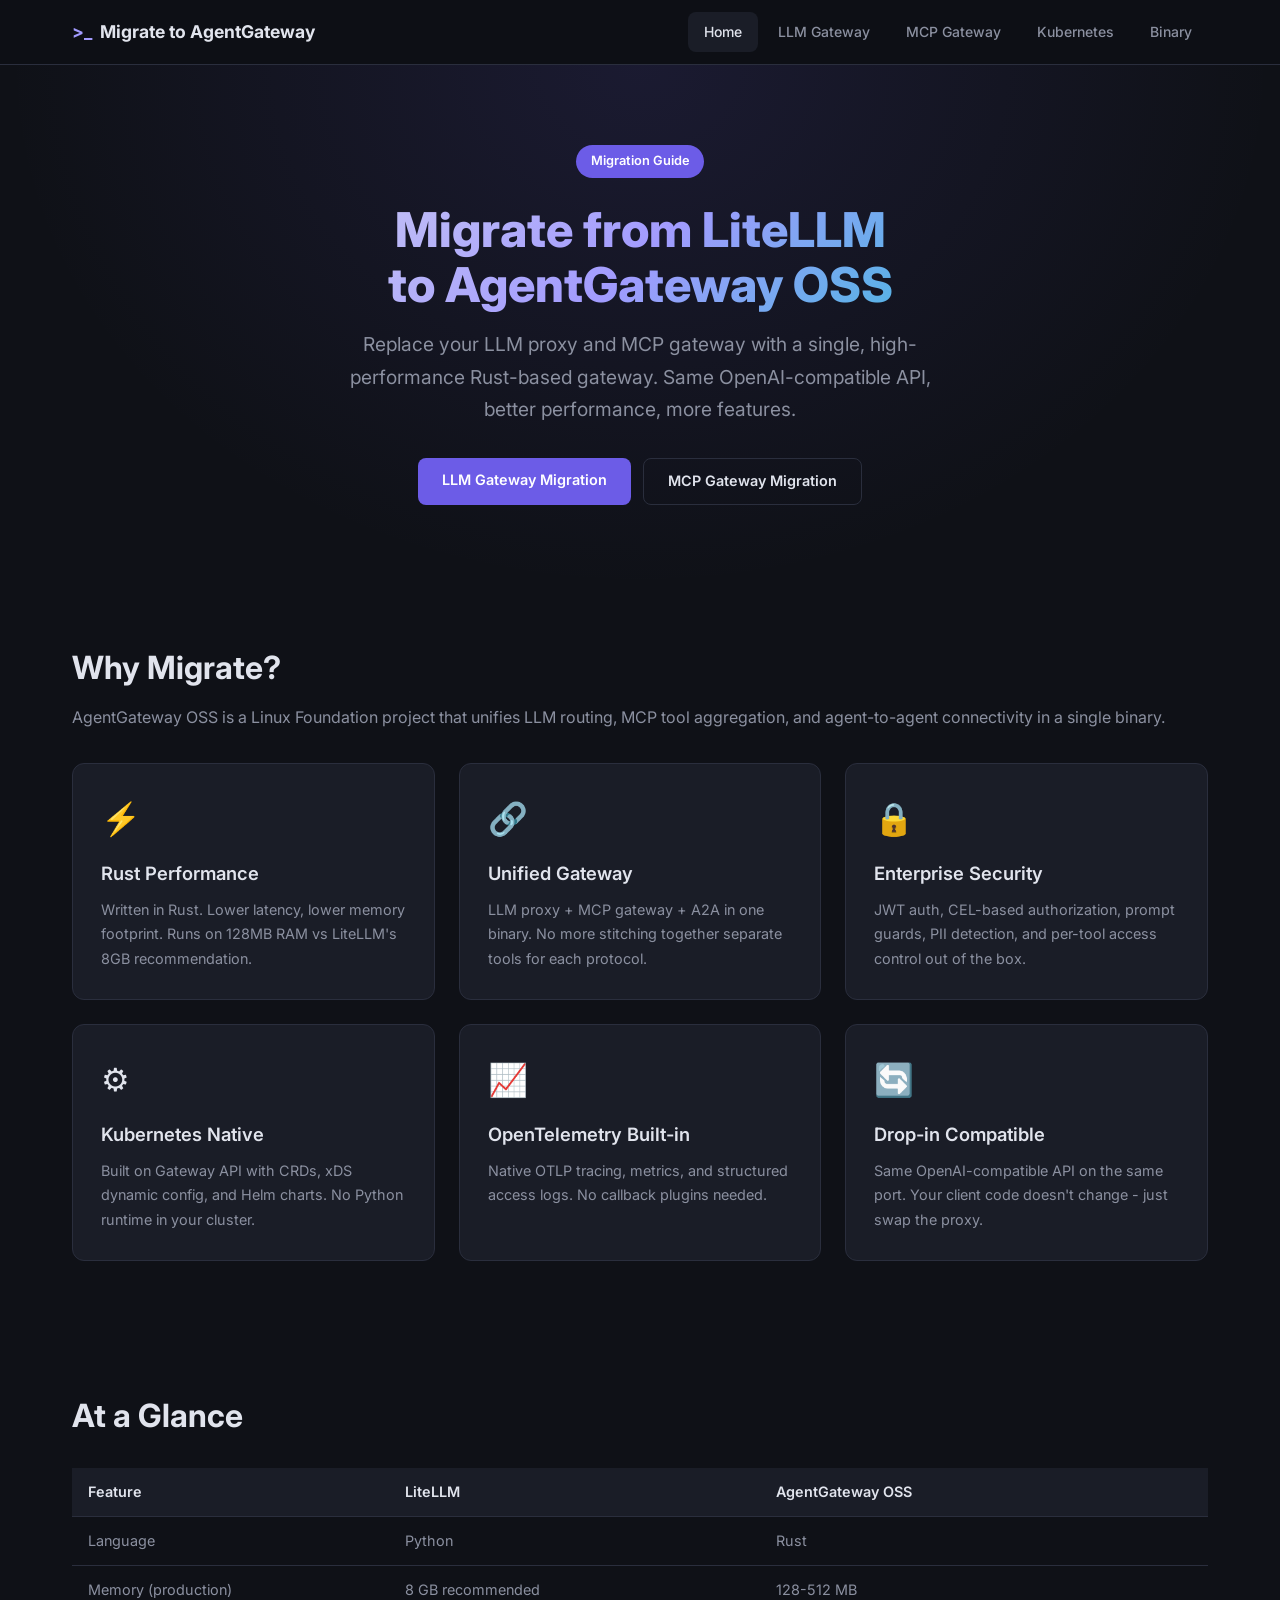
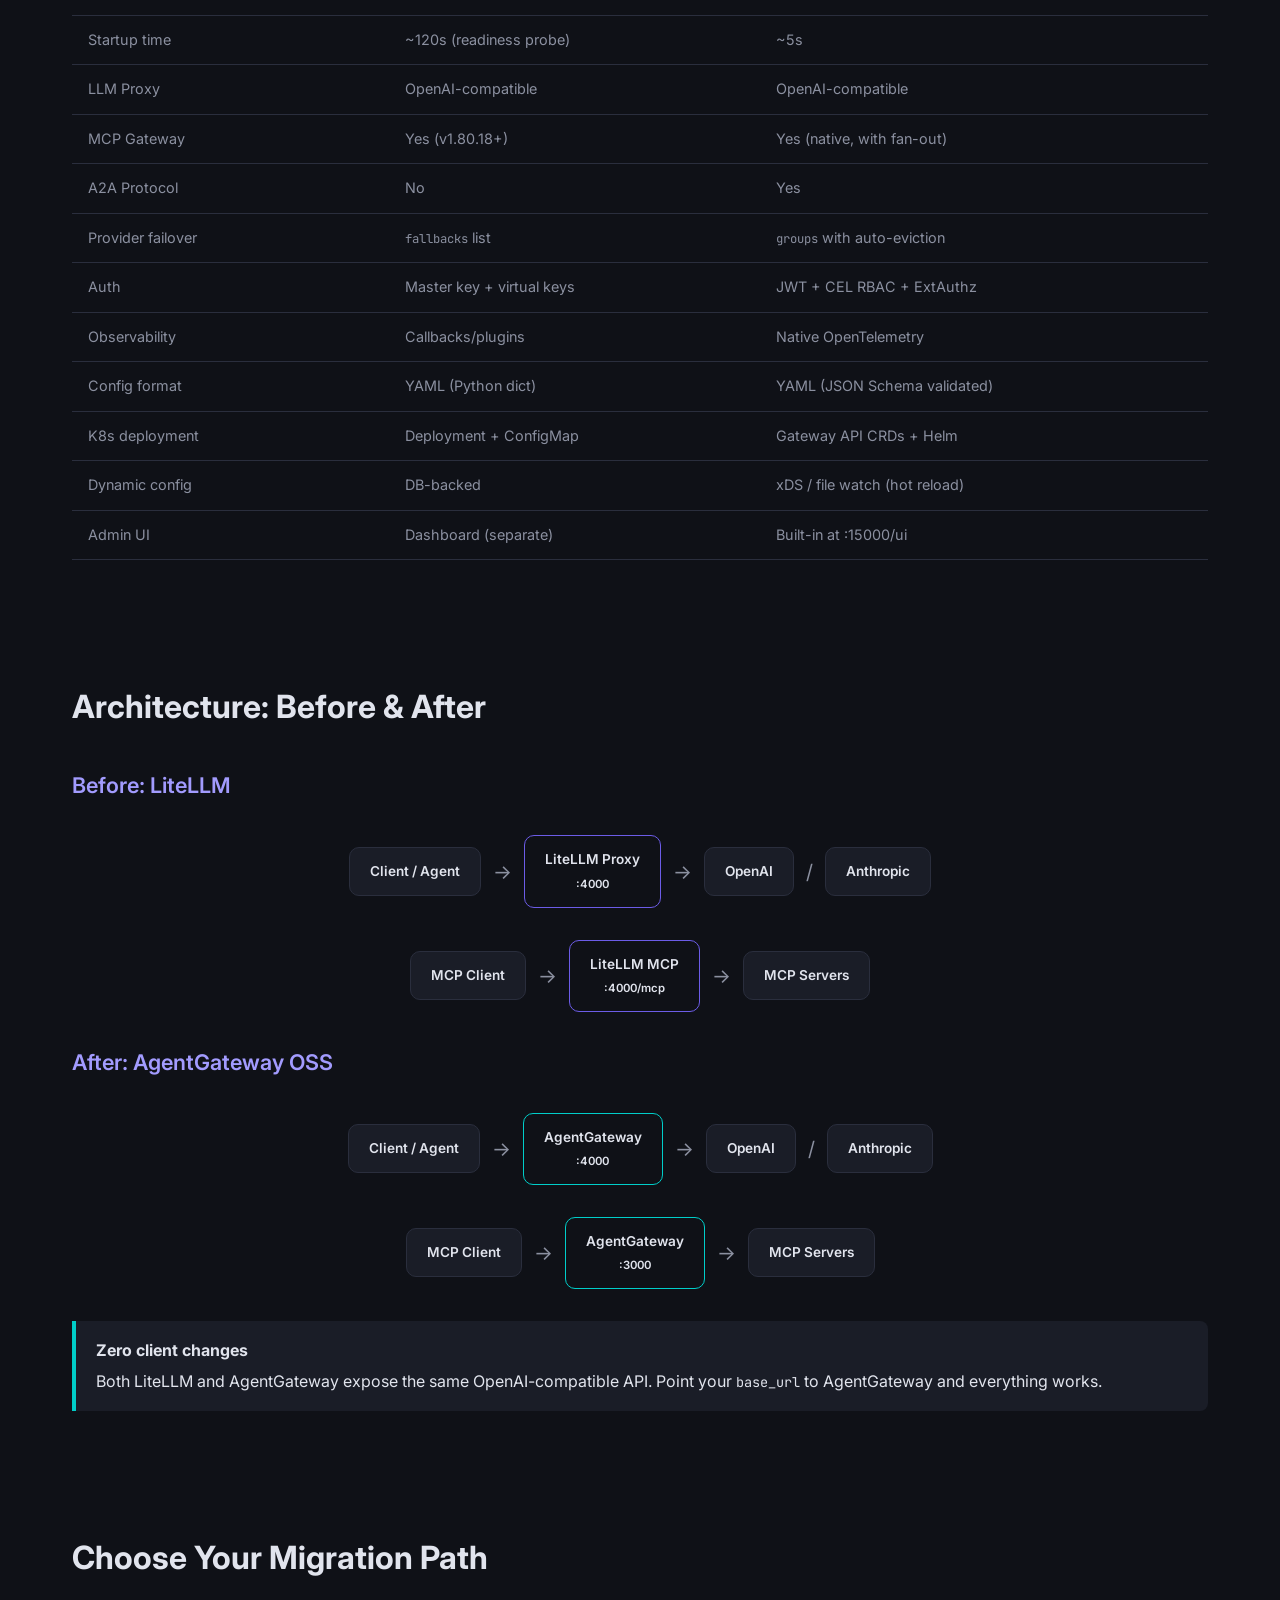
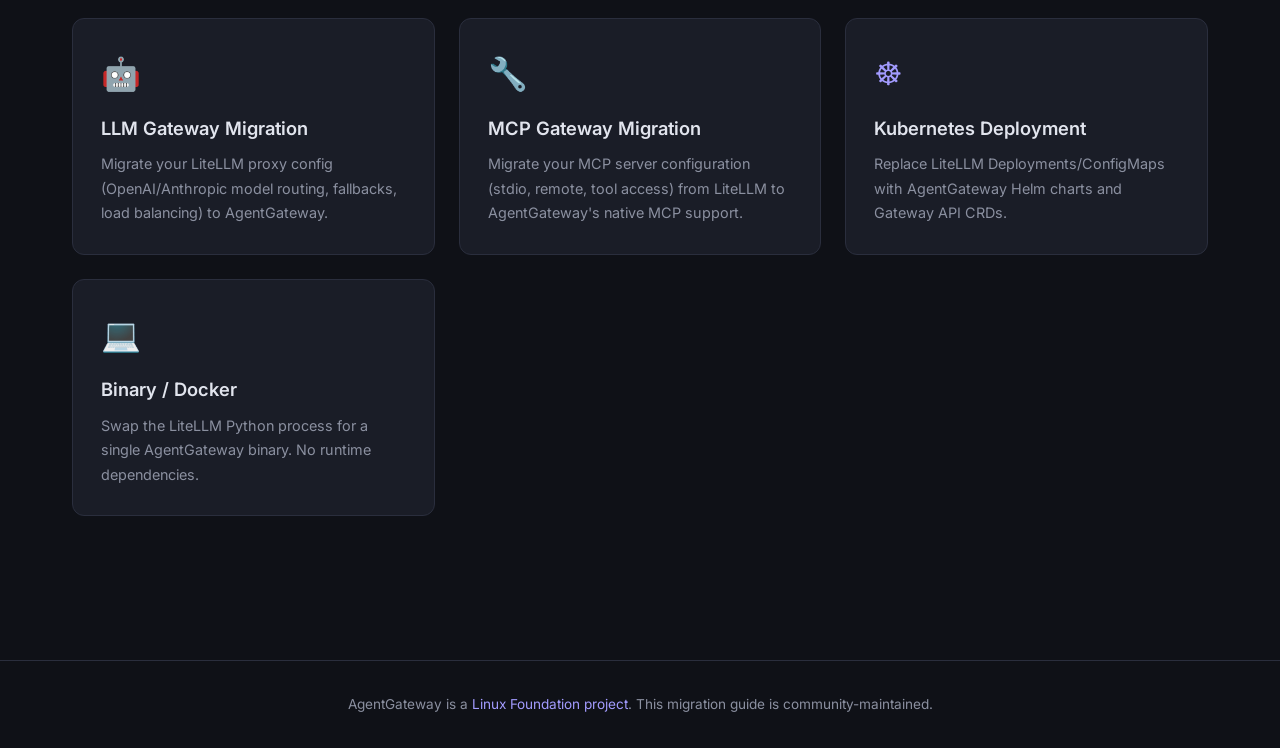
<file: index.html>
<!DOCTYPE html>
<html lang="en">
<head>
  <meta charset="UTF-8">
  <meta name="viewport" content="width=device-width, initial-scale=1.0">
  <title>Migrate to AgentGateway OSS</title>
  <link rel="stylesheet" href="css/style.css">
  <link rel="preconnect" href="https://fonts.googleapis.com">
  <link href="https://fonts.googleapis.com/css2?family=Inter:wght@400;500;600;700;800&family=JetBrains+Mono:wght@400;500&display=swap" rel="stylesheet">
</head>
<body>

<nav>
  <div class="nav-inner">
    <div class="logo">
      <span>&gt;_</span> Migrate to AgentGateway
    </div>
    <ul>
      <li><a href="index.html" class="active">Home</a></li>
      <li><a href="llm-gateway.html">LLM Gateway</a></li>
      <li><a href="mcp-gateway.html">MCP Gateway</a></li>
      <li><a href="kubernetes.html">Kubernetes</a></li>
      <li><a href="binary.html">Binary</a></li>
    </ul>
  </div>
</nav>

<div class="hero">
  <span class="badge">Migration Guide</span>
  <h1>Migrate from LiteLLM<br>to AgentGateway OSS</h1>
  <p>Replace your LLM proxy and MCP gateway with a single, high-performance Rust-based gateway. Same OpenAI-compatible API, better performance, more features.</p>
  <div class="btn-group" style="justify-content: center;">
    <a href="llm-gateway.html" class="btn btn-primary">LLM Gateway Migration</a>
    <a href="mcp-gateway.html" class="btn btn-outline">MCP Gateway Migration</a>
  </div>
</div>

<div class="container">

  <!-- Why Migrate -->
  <section>
    <h2>Why Migrate?</h2>
    <p>AgentGateway OSS is a Linux Foundation project that unifies LLM routing, MCP tool aggregation, and agent-to-agent connectivity in a single binary.</p>

    <div class="cards">
      <div class="card">
        <span class="icon">&#9889;</span>
        <h3>Rust Performance</h3>
        <p>Written in Rust. Lower latency, lower memory footprint. Runs on 128MB RAM vs LiteLLM's 8GB recommendation.</p>
      </div>
      <div class="card">
        <span class="icon">&#128279;</span>
        <h3>Unified Gateway</h3>
        <p>LLM proxy + MCP gateway + A2A in one binary. No more stitching together separate tools for each protocol.</p>
      </div>
      <div class="card">
        <span class="icon">&#128274;</span>
        <h3>Enterprise Security</h3>
        <p>JWT auth, CEL-based authorization, prompt guards, PII detection, and per-tool access control out of the box.</p>
      </div>
      <div class="card">
        <span class="icon">&#9881;</span>
        <h3>Kubernetes Native</h3>
        <p>Built on Gateway API with CRDs, xDS dynamic config, and Helm charts. No Python runtime in your cluster.</p>
      </div>
      <div class="card">
        <span class="icon">&#128200;</span>
        <h3>OpenTelemetry Built-in</h3>
        <p>Native OTLP tracing, metrics, and structured access logs. No callback plugins needed.</p>
      </div>
      <div class="card">
        <span class="icon">&#128260;</span>
        <h3>Drop-in Compatible</h3>
        <p>Same OpenAI-compatible API on the same port. Your client code doesn't change - just swap the proxy.</p>
      </div>
    </div>
  </section>

  <!-- Quick Comparison -->
  <section>
    <h2>At a Glance</h2>

    <table>
      <thead>
        <tr>
          <th>Feature</th>
          <th>LiteLLM</th>
          <th>AgentGateway OSS</th>
        </tr>
      </thead>
      <tbody>
        <tr><td>Language</td><td>Python</td><td>Rust</td></tr>
        <tr><td>Memory (production)</td><td>8 GB recommended</td><td>128-512 MB</td></tr>
        <tr><td>Startup time</td><td>~120s (readiness probe)</td><td>~5s</td></tr>
        <tr><td>LLM Proxy</td><td>OpenAI-compatible</td><td>OpenAI-compatible</td></tr>
        <tr><td>MCP Gateway</td><td>Yes (v1.80.18+)</td><td>Yes (native, with fan-out)</td></tr>
        <tr><td>A2A Protocol</td><td>No</td><td>Yes</td></tr>
        <tr><td>Provider failover</td><td><code>fallbacks</code> list</td><td><code>groups</code> with auto-eviction</td></tr>
        <tr><td>Auth</td><td>Master key + virtual keys</td><td>JWT + CEL RBAC + ExtAuthz</td></tr>
        <tr><td>Observability</td><td>Callbacks/plugins</td><td>Native OpenTelemetry</td></tr>
        <tr><td>Config format</td><td>YAML (Python dict)</td><td>YAML (JSON Schema validated)</td></tr>
        <tr><td>K8s deployment</td><td>Deployment + ConfigMap</td><td>Gateway API CRDs + Helm</td></tr>
        <tr><td>Dynamic config</td><td>DB-backed</td><td>xDS / file watch (hot reload)</td></tr>
        <tr><td>Admin UI</td><td>Dashboard (separate)</td><td>Built-in at :15000/ui</td></tr>
      </tbody>
    </table>
  </section>

  <!-- Traffic Flow -->
  <section>
    <h2>Architecture: Before & After</h2>

    <h3>Before: LiteLLM</h3>
    <div class="flow">
      <div class="flow-box">Client / Agent</div>
      <span class="flow-arrow">&#8594;</span>
      <div class="flow-box highlight">LiteLLM Proxy<br><small>:4000</small></div>
      <span class="flow-arrow">&#8594;</span>
      <div class="flow-box">OpenAI</div>
      <span class="flow-arrow">/</span>
      <div class="flow-box">Anthropic</div>
    </div>
    <div class="flow" style="margin-top: .5rem;">
      <div class="flow-box">MCP Client</div>
      <span class="flow-arrow">&#8594;</span>
      <div class="flow-box highlight">LiteLLM MCP<br><small>:4000/mcp</small></div>
      <span class="flow-arrow">&#8594;</span>
      <div class="flow-box">MCP Servers</div>
    </div>

    <h3>After: AgentGateway OSS</h3>
    <div class="flow">
      <div class="flow-box">Client / Agent</div>
      <span class="flow-arrow">&#8594;</span>
      <div class="flow-box highlight" style="border-color: var(--green);">AgentGateway<br><small>:4000</small></div>
      <span class="flow-arrow">&#8594;</span>
      <div class="flow-box">OpenAI</div>
      <span class="flow-arrow">/</span>
      <div class="flow-box">Anthropic</div>
    </div>
    <div class="flow" style="margin-top: .5rem;">
      <div class="flow-box">MCP Client</div>
      <span class="flow-arrow">&#8594;</span>
      <div class="flow-box highlight" style="border-color: var(--green);">AgentGateway<br><small>:3000</small></div>
      <span class="flow-arrow">&#8594;</span>
      <div class="flow-box">MCP Servers</div>
    </div>
    <div class="callout tip">
      <strong>Zero client changes</strong>
      Both LiteLLM and AgentGateway expose the same OpenAI-compatible API. Point your <code>base_url</code> to AgentGateway and everything works.
    </div>
  </section>

  <!-- Migration Paths -->
  <section>
    <h2>Choose Your Migration Path</h2>

    <div class="cards">
      <a href="llm-gateway.html" class="card" style="text-decoration:none;">
        <span class="icon">&#129302;</span>
        <h3>LLM Gateway Migration</h3>
        <p>Migrate your LiteLLM proxy config (OpenAI/Anthropic model routing, fallbacks, load balancing) to AgentGateway.</p>
      </a>
      <a href="mcp-gateway.html" class="card" style="text-decoration:none;">
        <span class="icon">&#128295;</span>
        <h3>MCP Gateway Migration</h3>
        <p>Migrate your MCP server configuration (stdio, remote, tool access) from LiteLLM to AgentGateway's native MCP support.</p>
      </a>
      <a href="kubernetes.html" class="card" style="text-decoration:none;">
        <span class="icon">&#9784;</span>
        <h3>Kubernetes Deployment</h3>
        <p>Replace LiteLLM Deployments/ConfigMaps with AgentGateway Helm charts and Gateway API CRDs.</p>
      </a>
      <a href="binary.html" class="card" style="text-decoration:none;">
        <span class="icon">&#128187;</span>
        <h3>Binary / Docker</h3>
        <p>Swap the LiteLLM Python process for a single AgentGateway binary. No runtime dependencies.</p>
      </a>
    </div>
  </section>

</div>

<footer>
  <p>AgentGateway is a <a href="https://agentgateway.dev">Linux Foundation project</a>. This migration guide is community-maintained.</p>
</footer>

</body>
</html>
</file>
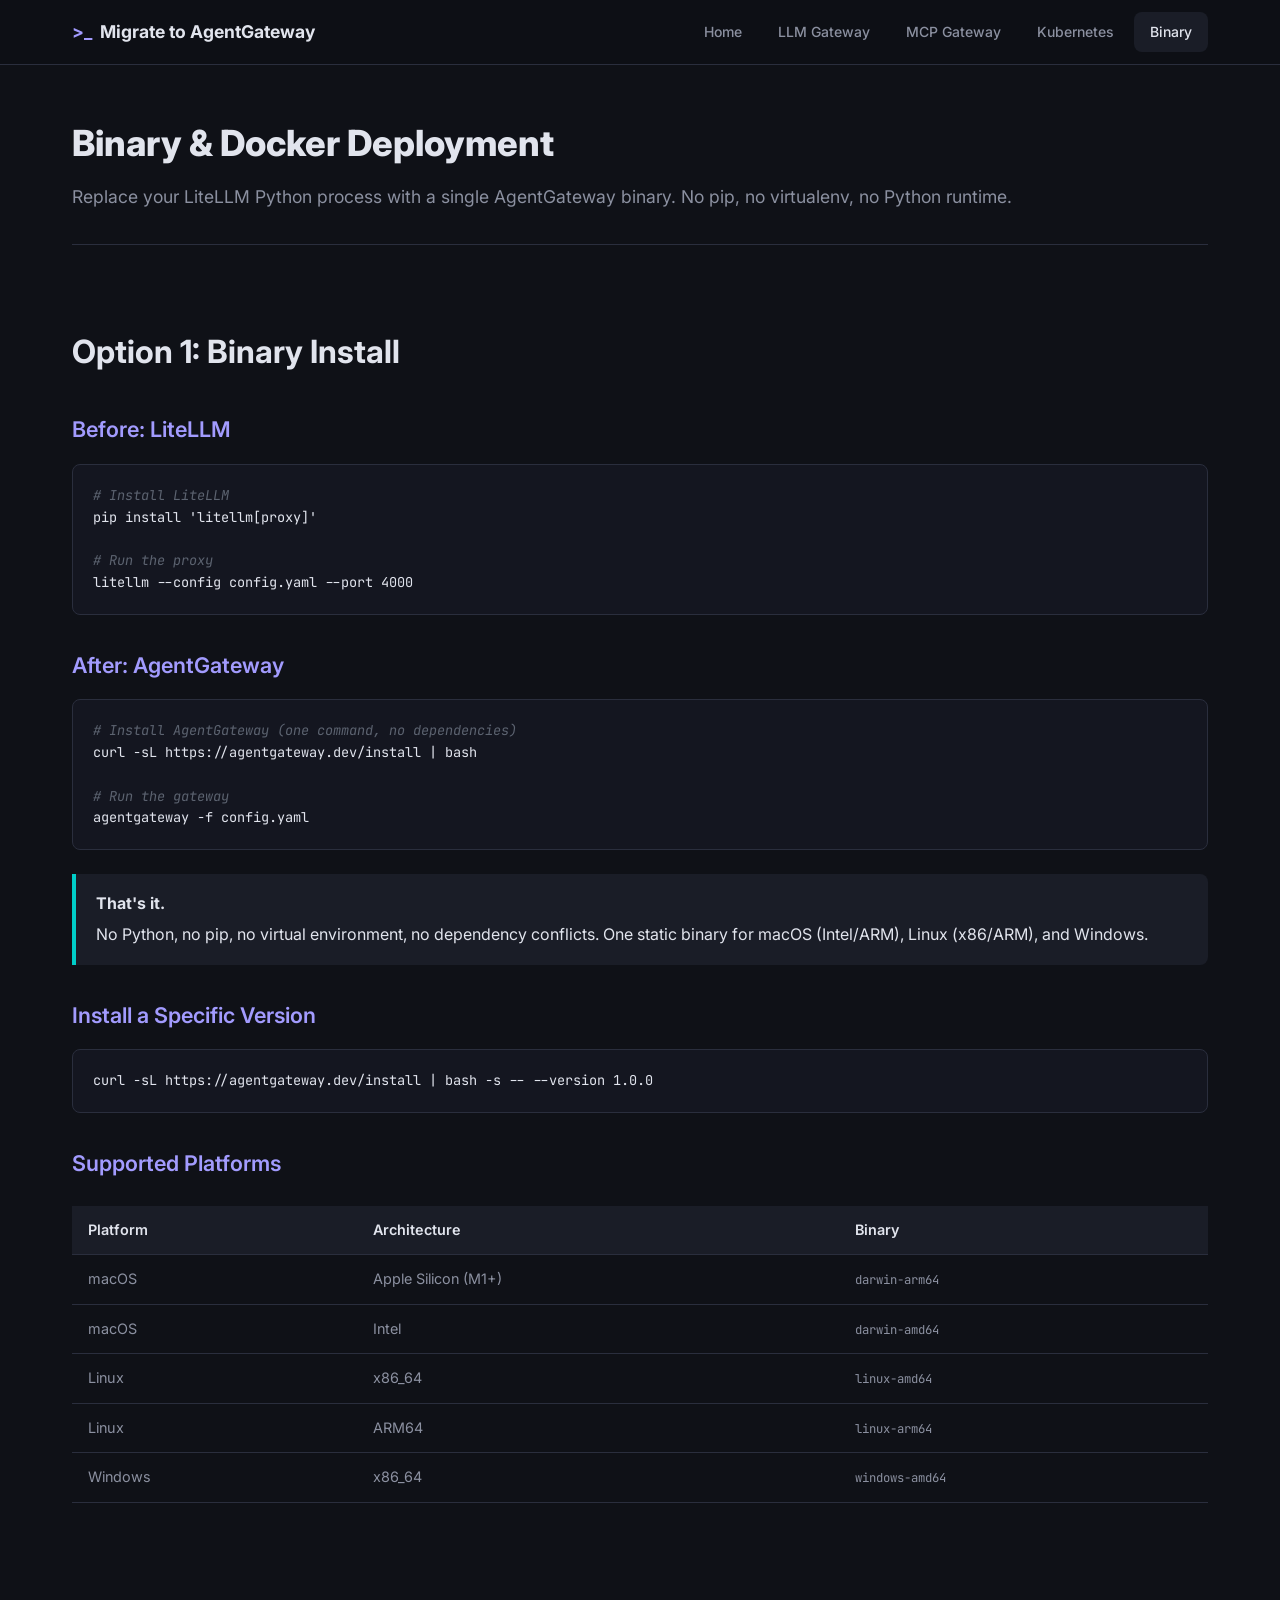
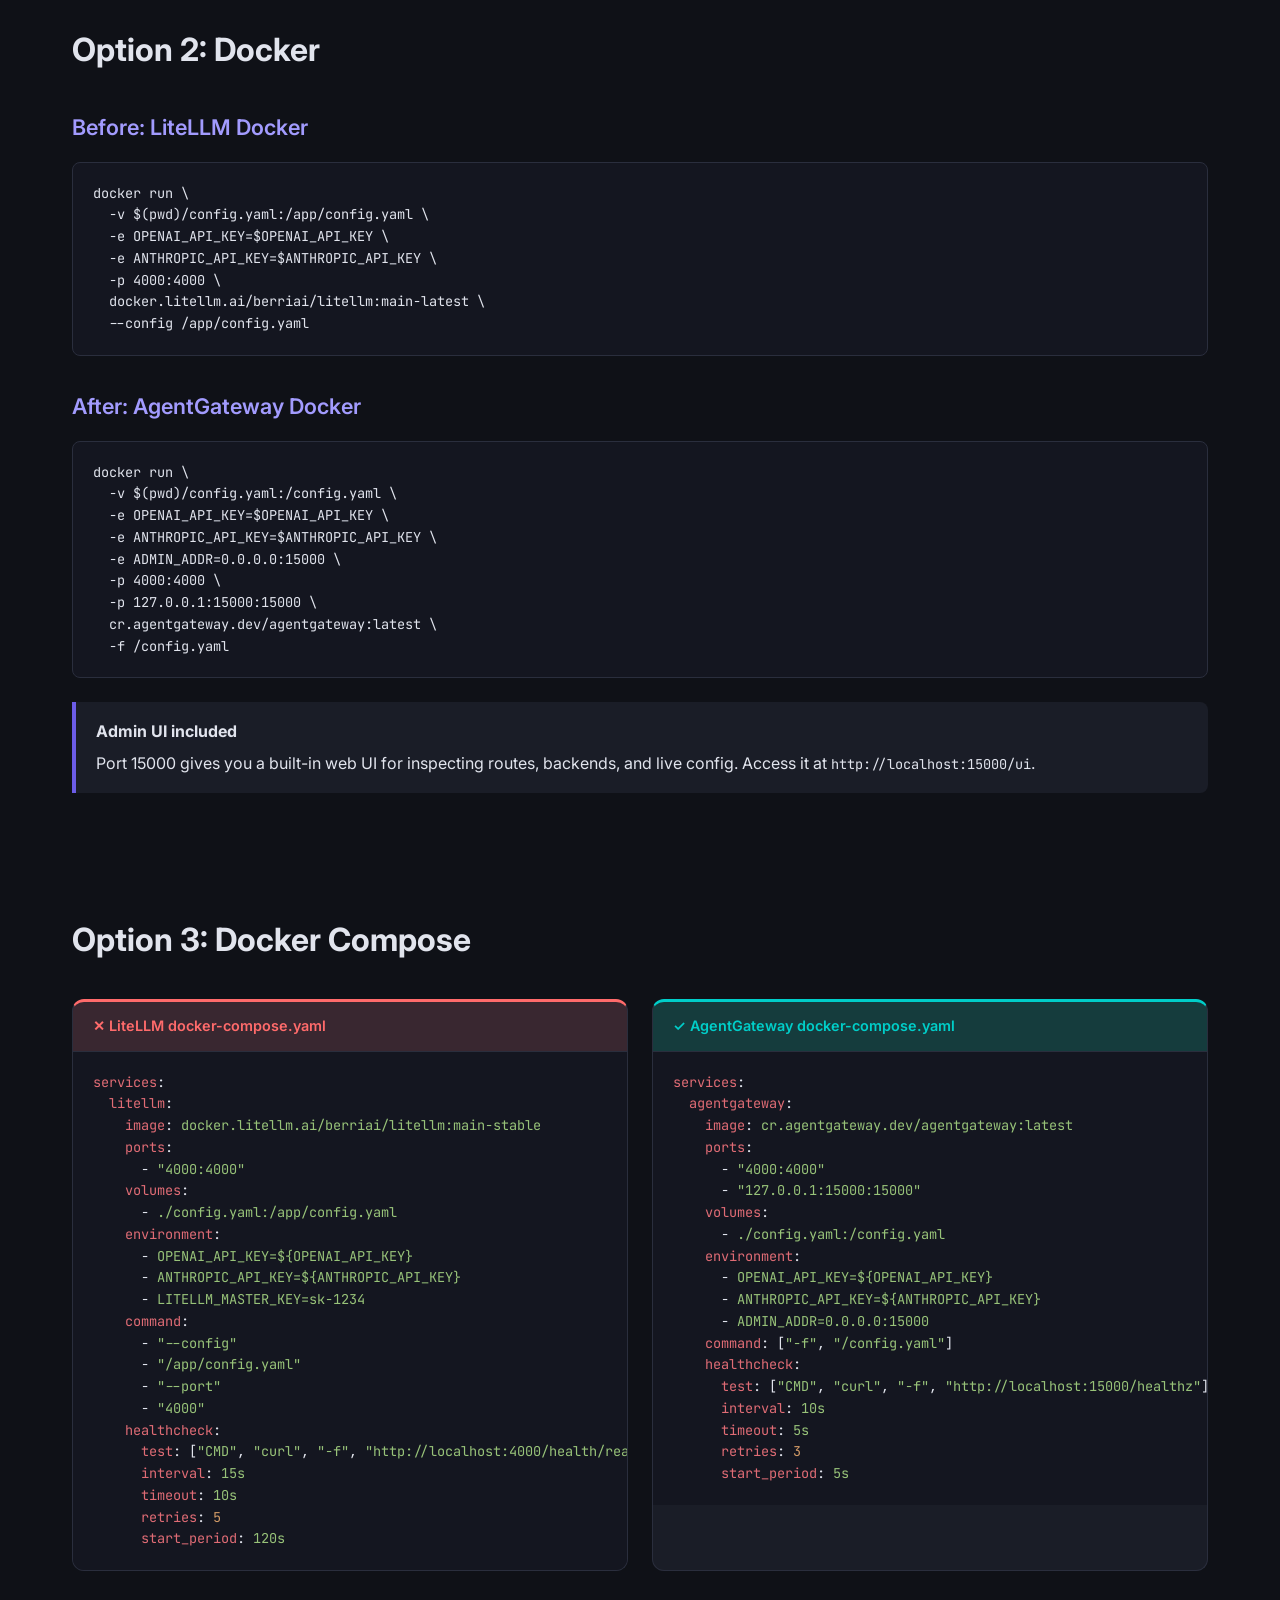
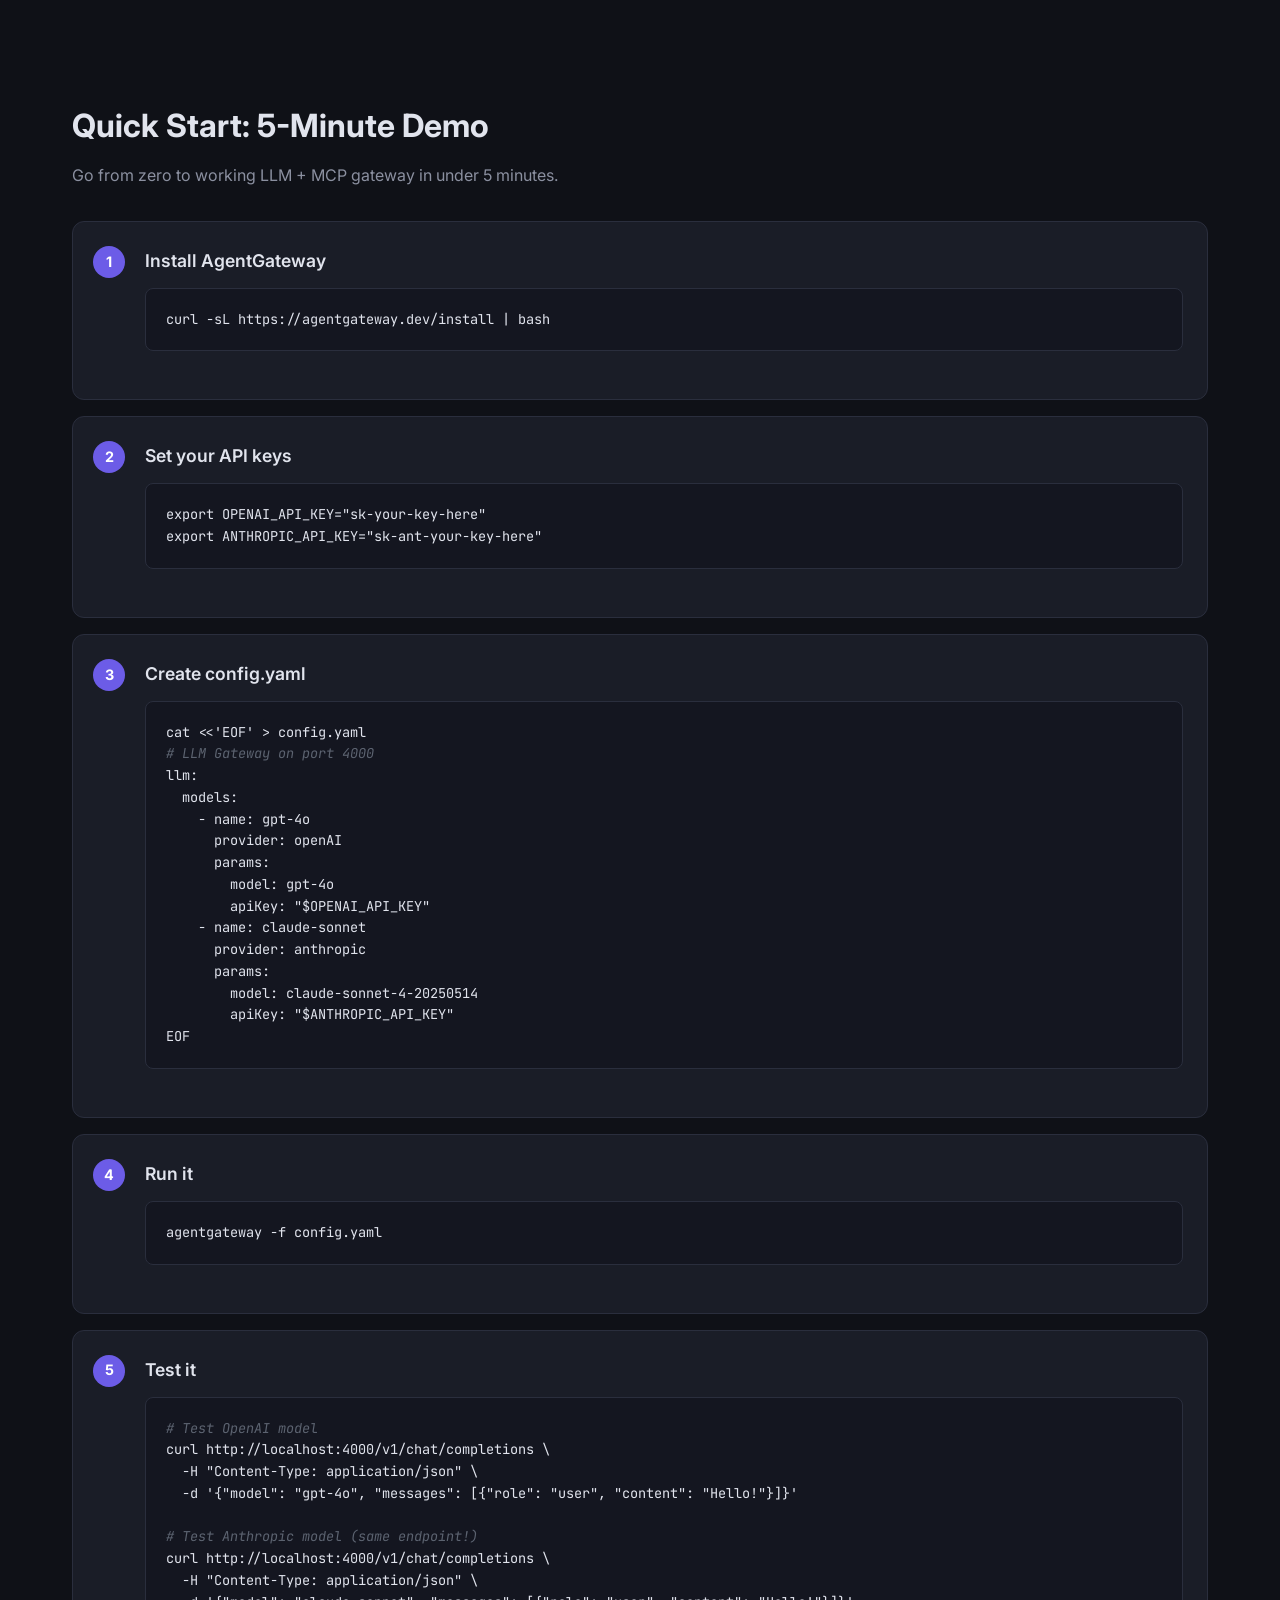
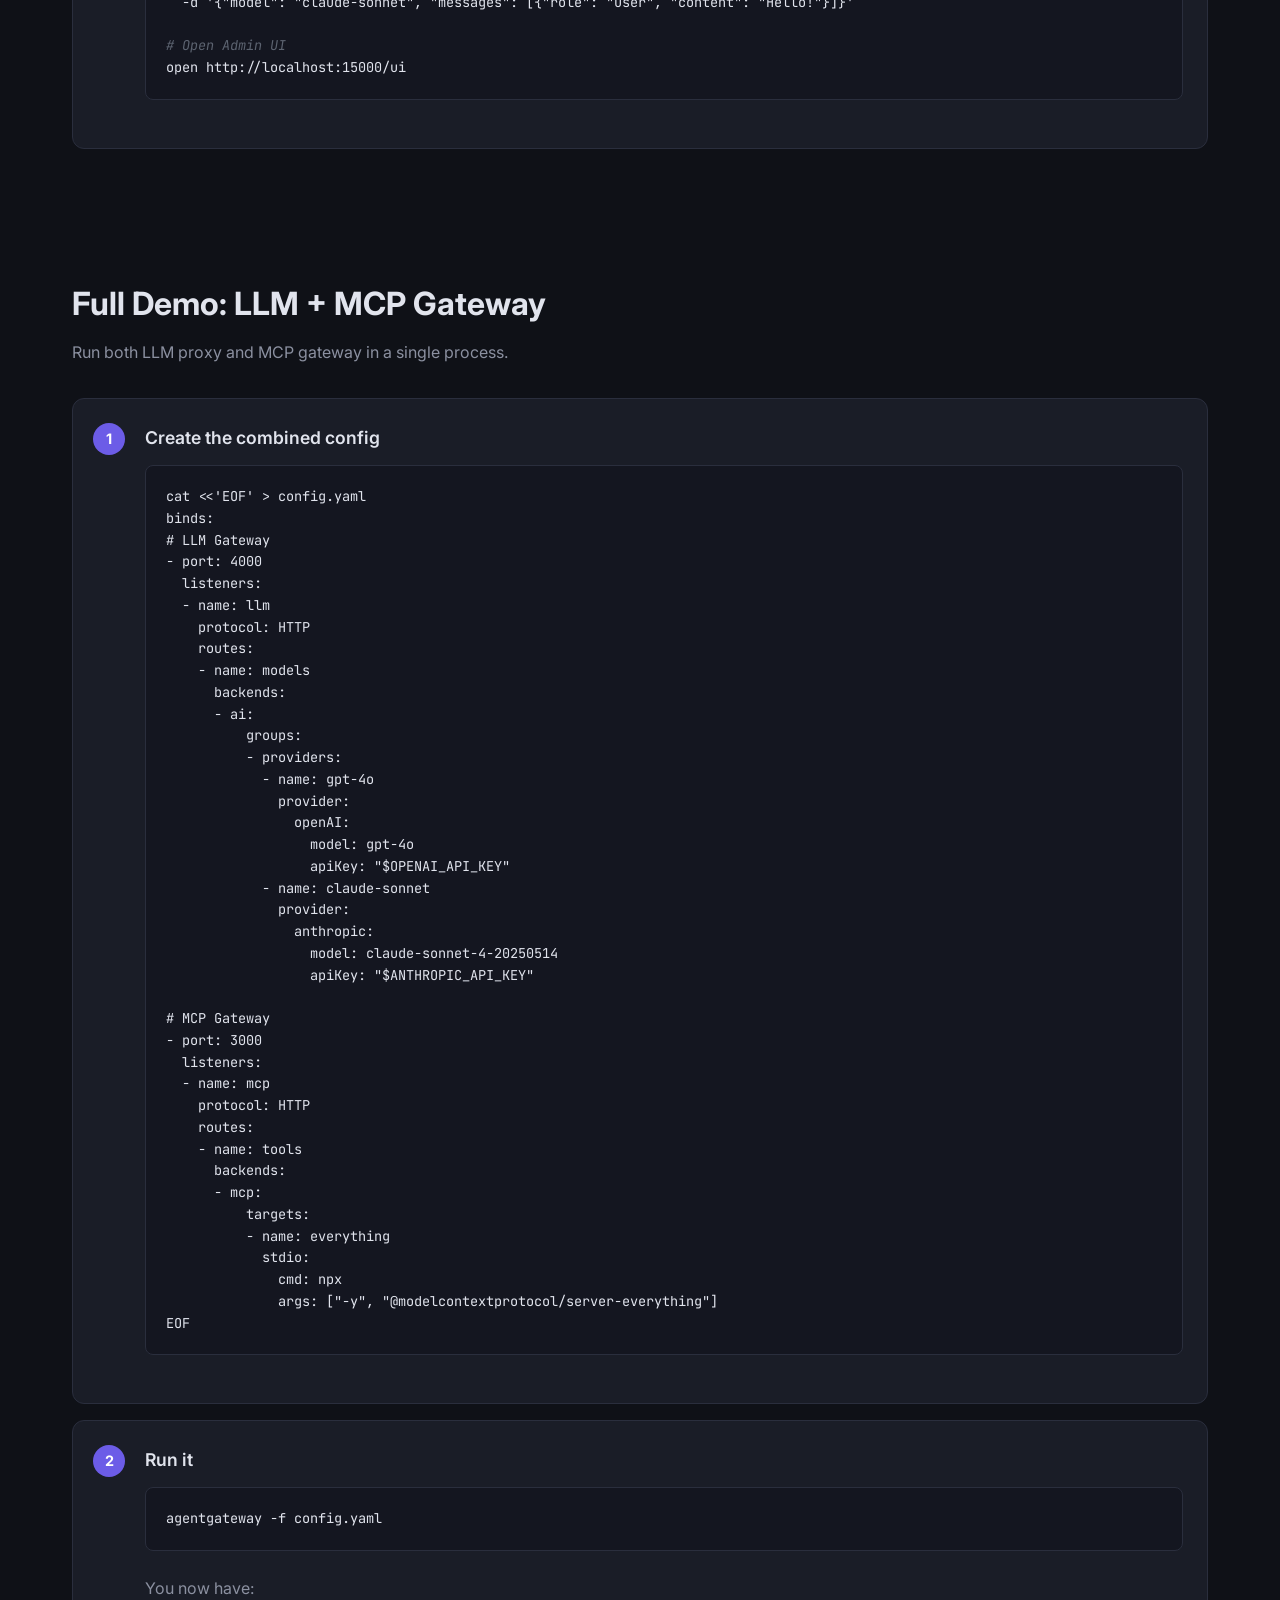
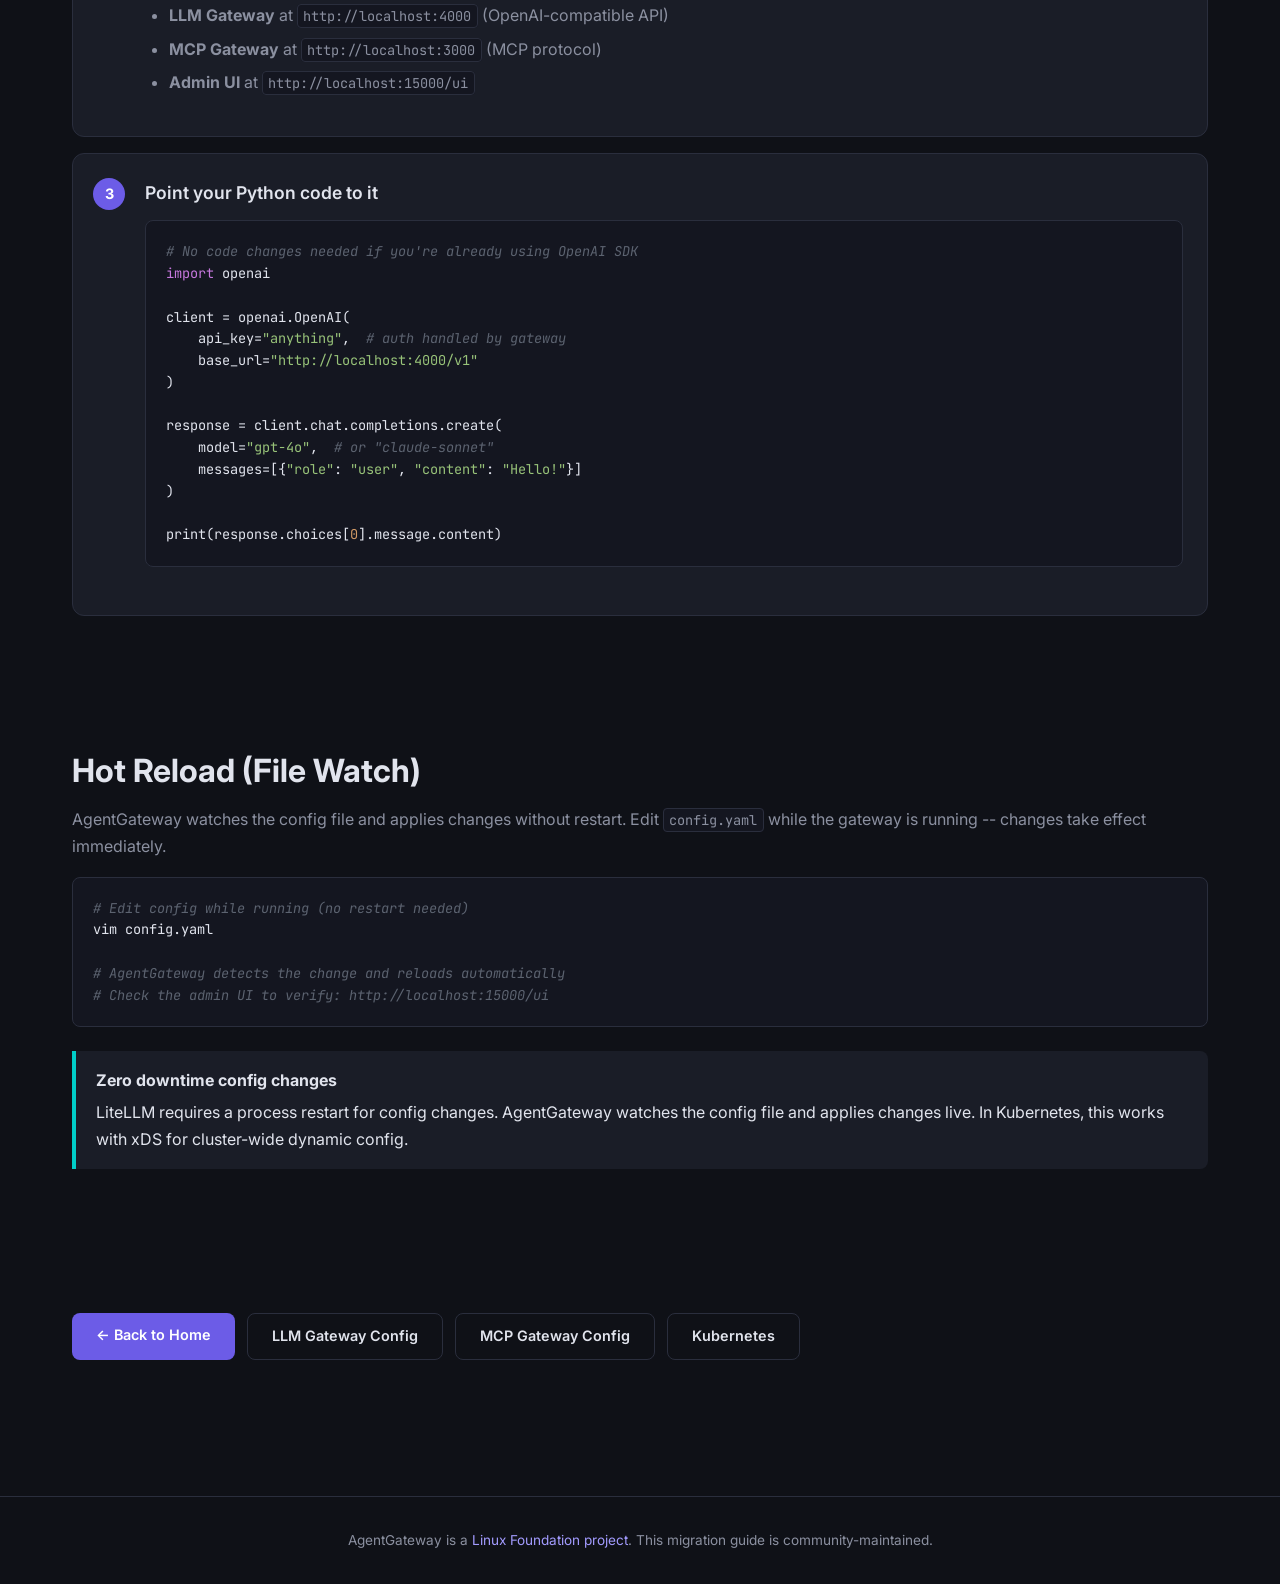
<file: binary.html>
<!DOCTYPE html>
<html lang="en">
<head>
  <meta charset="UTF-8">
  <meta name="viewport" content="width=device-width, initial-scale=1.0">
  <title>Binary & Docker Deployment - LiteLLM to AgentGateway</title>
  <link rel="stylesheet" href="css/style.css">
  <link href="https://fonts.googleapis.com/css2?family=Inter:wght@400;500;600;700;800&family=JetBrains+Mono:wght@400;500&display=swap" rel="stylesheet">
</head>
<body>

<nav>
  <div class="nav-inner">
    <div class="logo"><span>&gt;_</span> Migrate to AgentGateway</div>
    <ul>
      <li><a href="index.html">Home</a></li>
      <li><a href="llm-gateway.html">LLM Gateway</a></li>
      <li><a href="mcp-gateway.html">MCP Gateway</a></li>
      <li><a href="kubernetes.html">Kubernetes</a></li>
      <li><a href="binary.html" class="active">Binary</a></li>
    </ul>
  </div>
</nav>

<div class="container">
  <div class="page-header">
    <h1>Binary & Docker Deployment</h1>
    <p>Replace your LiteLLM Python process with a single AgentGateway binary. No pip, no virtualenv, no Python runtime.</p>
  </div>

  <!-- Binary Install -->
  <section>
    <h2>Option 1: Binary Install</h2>

    <h3>Before: LiteLLM</h3>
<pre><span class="cmt"># Install LiteLLM</span>
pip install 'litellm[proxy]'

<span class="cmt"># Run the proxy</span>
litellm --config config.yaml --port 4000</pre>

    <h3>After: AgentGateway</h3>
<pre><span class="cmt"># Install AgentGateway (one command, no dependencies)</span>
curl -sL https://agentgateway.dev/install | bash

<span class="cmt"># Run the gateway</span>
agentgateway -f config.yaml</pre>

    <div class="callout tip">
      <strong>That's it.</strong>
      No Python, no pip, no virtual environment, no dependency conflicts. One static binary for macOS (Intel/ARM), Linux (x86/ARM), and Windows.
    </div>

    <h3>Install a Specific Version</h3>
<pre>curl -sL https://agentgateway.dev/install | bash -s -- --version 1.0.0</pre>

    <h3>Supported Platforms</h3>
    <table>
      <thead>
        <tr><th>Platform</th><th>Architecture</th><th>Binary</th></tr>
      </thead>
      <tbody>
        <tr><td>macOS</td><td>Apple Silicon (M1+)</td><td><code>darwin-arm64</code></td></tr>
        <tr><td>macOS</td><td>Intel</td><td><code>darwin-amd64</code></td></tr>
        <tr><td>Linux</td><td>x86_64</td><td><code>linux-amd64</code></td></tr>
        <tr><td>Linux</td><td>ARM64</td><td><code>linux-arm64</code></td></tr>
        <tr><td>Windows</td><td>x86_64</td><td><code>windows-amd64</code></td></tr>
      </tbody>
    </table>
  </section>

  <!-- Docker -->
  <section>
    <h2>Option 2: Docker</h2>

    <h3>Before: LiteLLM Docker</h3>
<pre>docker run \
  -v $(pwd)/config.yaml:/app/config.yaml \
  -e OPENAI_API_KEY=$OPENAI_API_KEY \
  -e ANTHROPIC_API_KEY=$ANTHROPIC_API_KEY \
  -p 4000:4000 \
  docker.litellm.ai/berriai/litellm:main-latest \
  --config /app/config.yaml</pre>

    <h3>After: AgentGateway Docker</h3>
<pre>docker run \
  -v $(pwd)/config.yaml:/config.yaml \
  -e OPENAI_API_KEY=$OPENAI_API_KEY \
  -e ANTHROPIC_API_KEY=$ANTHROPIC_API_KEY \
  -e ADMIN_ADDR=0.0.0.0:15000 \
  -p 4000:4000 \
  -p 127.0.0.1:15000:15000 \
  cr.agentgateway.dev/agentgateway:latest \
  -f /config.yaml</pre>

    <div class="callout">
      <strong>Admin UI included</strong>
      Port 15000 gives you a built-in web UI for inspecting routes, backends, and live config. Access it at <code>http://localhost:15000/ui</code>.
    </div>
  </section>

  <!-- Docker Compose -->
  <section>
    <h2>Option 3: Docker Compose</h2>

    <div class="comparison">
      <div class="panel from">
        <div class="panel-header">&#10005; LiteLLM docker-compose.yaml</div>
<pre><span class="key">services</span>:
  <span class="key">litellm</span>:
    <span class="key">image</span>: <span class="str">docker.litellm.ai/berriai/litellm:main-stable</span>
    <span class="key">ports</span>:
      - <span class="str">"4000:4000"</span>
    <span class="key">volumes</span>:
      - <span class="str">./config.yaml:/app/config.yaml</span>
    <span class="key">environment</span>:
      - <span class="str">OPENAI_API_KEY=${OPENAI_API_KEY}</span>
      - <span class="str">ANTHROPIC_API_KEY=${ANTHROPIC_API_KEY}</span>
      - <span class="str">LITELLM_MASTER_KEY=sk-1234</span>
    <span class="key">command</span>:
      - <span class="str">"--config"</span>
      - <span class="str">"/app/config.yaml"</span>
      - <span class="str">"--port"</span>
      - <span class="str">"4000"</span>
    <span class="key">healthcheck</span>:
      <span class="key">test</span>: [<span class="str">"CMD"</span>, <span class="str">"curl"</span>, <span class="str">"-f"</span>, <span class="str">"http://localhost:4000/health/readiness"</span>]
      <span class="key">interval</span>: <span class="str">15s</span>
      <span class="key">timeout</span>: <span class="str">10s</span>
      <span class="key">retries</span>: <span class="num">5</span>
      <span class="key">start_period</span>: <span class="str">120s</span></pre>
      </div>

      <div class="panel to">
        <div class="panel-header">&#10003; AgentGateway docker-compose.yaml</div>
<pre><span class="key">services</span>:
  <span class="key">agentgateway</span>:
    <span class="key">image</span>: <span class="str">cr.agentgateway.dev/agentgateway:latest</span>
    <span class="key">ports</span>:
      - <span class="str">"4000:4000"</span>
      - <span class="str">"127.0.0.1:15000:15000"</span>
    <span class="key">volumes</span>:
      - <span class="str">./config.yaml:/config.yaml</span>
    <span class="key">environment</span>:
      - <span class="str">OPENAI_API_KEY=${OPENAI_API_KEY}</span>
      - <span class="str">ANTHROPIC_API_KEY=${ANTHROPIC_API_KEY}</span>
      - <span class="str">ADMIN_ADDR=0.0.0.0:15000</span>
    <span class="key">command</span>: [<span class="str">"-f"</span>, <span class="str">"/config.yaml"</span>]
    <span class="key">healthcheck</span>:
      <span class="key">test</span>: [<span class="str">"CMD"</span>, <span class="str">"curl"</span>, <span class="str">"-f"</span>, <span class="str">"http://localhost:15000/healthz"</span>]
      <span class="key">interval</span>: <span class="str">10s</span>
      <span class="key">timeout</span>: <span class="str">5s</span>
      <span class="key">retries</span>: <span class="num">3</span>
      <span class="key">start_period</span>: <span class="str">5s</span></pre>
      </div>
    </div>
  </section>

  <!-- Quick Start Demo -->
  <section>
    <h2>Quick Start: 5-Minute Demo</h2>
    <p>Go from zero to working LLM + MCP gateway in under 5 minutes.</p>

    <div class="steps">
      <div class="step">
        <h4>Install AgentGateway</h4>
<pre>curl -sL https://agentgateway.dev/install | bash</pre>
      </div>

      <div class="step">
        <h4>Set your API keys</h4>
<pre>export OPENAI_API_KEY="sk-your-key-here"
export ANTHROPIC_API_KEY="sk-ant-your-key-here"</pre>
      </div>

      <div class="step">
        <h4>Create config.yaml</h4>
<pre>cat &lt;&lt;'EOF' &gt; config.yaml
<span class="cmt"># LLM Gateway on port 4000</span>
llm:
  models:
    - name: gpt-4o
      provider: openAI
      params:
        model: gpt-4o
        apiKey: "$OPENAI_API_KEY"
    - name: claude-sonnet
      provider: anthropic
      params:
        model: claude-sonnet-4-20250514
        apiKey: "$ANTHROPIC_API_KEY"
EOF</pre>
      </div>

      <div class="step">
        <h4>Run it</h4>
<pre>agentgateway -f config.yaml</pre>
      </div>

      <div class="step">
        <h4>Test it</h4>
<pre><span class="cmt"># Test OpenAI model</span>
curl http://localhost:4000/v1/chat/completions \
  -H "Content-Type: application/json" \
  -d '{"model": "gpt-4o", "messages": [{"role": "user", "content": "Hello!"}]}'

<span class="cmt"># Test Anthropic model (same endpoint!)</span>
curl http://localhost:4000/v1/chat/completions \
  -H "Content-Type: application/json" \
  -d '{"model": "claude-sonnet", "messages": [{"role": "user", "content": "Hello!"}]}'

<span class="cmt"># Open Admin UI</span>
open http://localhost:15000/ui</pre>
      </div>
    </div>
  </section>

  <!-- Combined LLM + MCP Demo -->
  <section>
    <h2>Full Demo: LLM + MCP Gateway</h2>
    <p>Run both LLM proxy and MCP gateway in a single process.</p>

    <div class="steps">
      <div class="step">
        <h4>Create the combined config</h4>
<pre>cat &lt;&lt;'EOF' &gt; config.yaml
binds:
# LLM Gateway
- port: 4000
  listeners:
  - name: llm
    protocol: HTTP
    routes:
    - name: models
      backends:
      - ai:
          groups:
          - providers:
            - name: gpt-4o
              provider:
                openAI:
                  model: gpt-4o
                  apiKey: "$OPENAI_API_KEY"
            - name: claude-sonnet
              provider:
                anthropic:
                  model: claude-sonnet-4-20250514
                  apiKey: "$ANTHROPIC_API_KEY"

# MCP Gateway
- port: 3000
  listeners:
  - name: mcp
    protocol: HTTP
    routes:
    - name: tools
      backends:
      - mcp:
          targets:
          - name: everything
            stdio:
              cmd: npx
              args: ["-y", "@modelcontextprotocol/server-everything"]
EOF</pre>
      </div>

      <div class="step">
        <h4>Run it</h4>
<pre>agentgateway -f config.yaml</pre>
        <p>You now have:</p>
        <ul>
          <li><strong>LLM Gateway</strong> at <code>http://localhost:4000</code> (OpenAI-compatible API)</li>
          <li><strong>MCP Gateway</strong> at <code>http://localhost:3000</code> (MCP protocol)</li>
          <li><strong>Admin UI</strong> at <code>http://localhost:15000/ui</code></li>
        </ul>
      </div>

      <div class="step">
        <h4>Point your Python code to it</h4>
<pre><span class="cmt"># No code changes needed if you're already using OpenAI SDK</span>
<span class="kw">import</span> openai

client = openai.OpenAI(
    api_key=<span class="str">"anything"</span>,  <span class="cmt"># auth handled by gateway</span>
    base_url=<span class="str">"http://localhost:4000/v1"</span>
)

response = client.chat.completions.create(
    model=<span class="str">"gpt-4o"</span>,  <span class="cmt"># or "claude-sonnet"</span>
    messages=[{<span class="str">"role"</span>: <span class="str">"user"</span>, <span class="str">"content"</span>: <span class="str">"Hello!"</span>}]
)

print(response.choices[<span class="num">0</span>].message.content)</pre>
      </div>
    </div>
  </section>

  <!-- Hot reload -->
  <section>
    <h2>Hot Reload (File Watch)</h2>
    <p>AgentGateway watches the config file and applies changes without restart. Edit <code>config.yaml</code> while the gateway is running -- changes take effect immediately.</p>

<pre><span class="cmt"># Edit config while running (no restart needed)</span>
vim config.yaml

<span class="cmt"># AgentGateway detects the change and reloads automatically</span>
<span class="cmt"># Check the admin UI to verify: http://localhost:15000/ui</span></pre>

    <div class="callout tip">
      <strong>Zero downtime config changes</strong>
      LiteLLM requires a process restart for config changes. AgentGateway watches the config file and applies changes live. In Kubernetes, this works with xDS for cluster-wide dynamic config.
    </div>
  </section>

  <section>
    <div class="btn-group">
      <a href="index.html" class="btn btn-primary">&larr; Back to Home</a>
      <a href="llm-gateway.html" class="btn btn-outline">LLM Gateway Config</a>
      <a href="mcp-gateway.html" class="btn btn-outline">MCP Gateway Config</a>
      <a href="kubernetes.html" class="btn btn-outline">Kubernetes</a>
    </div>
  </section>
</div>

<footer>
  <p>AgentGateway is a <a href="https://agentgateway.dev">Linux Foundation project</a>. This migration guide is community-maintained.</p>
</footer>

</body>
</html>
</file>
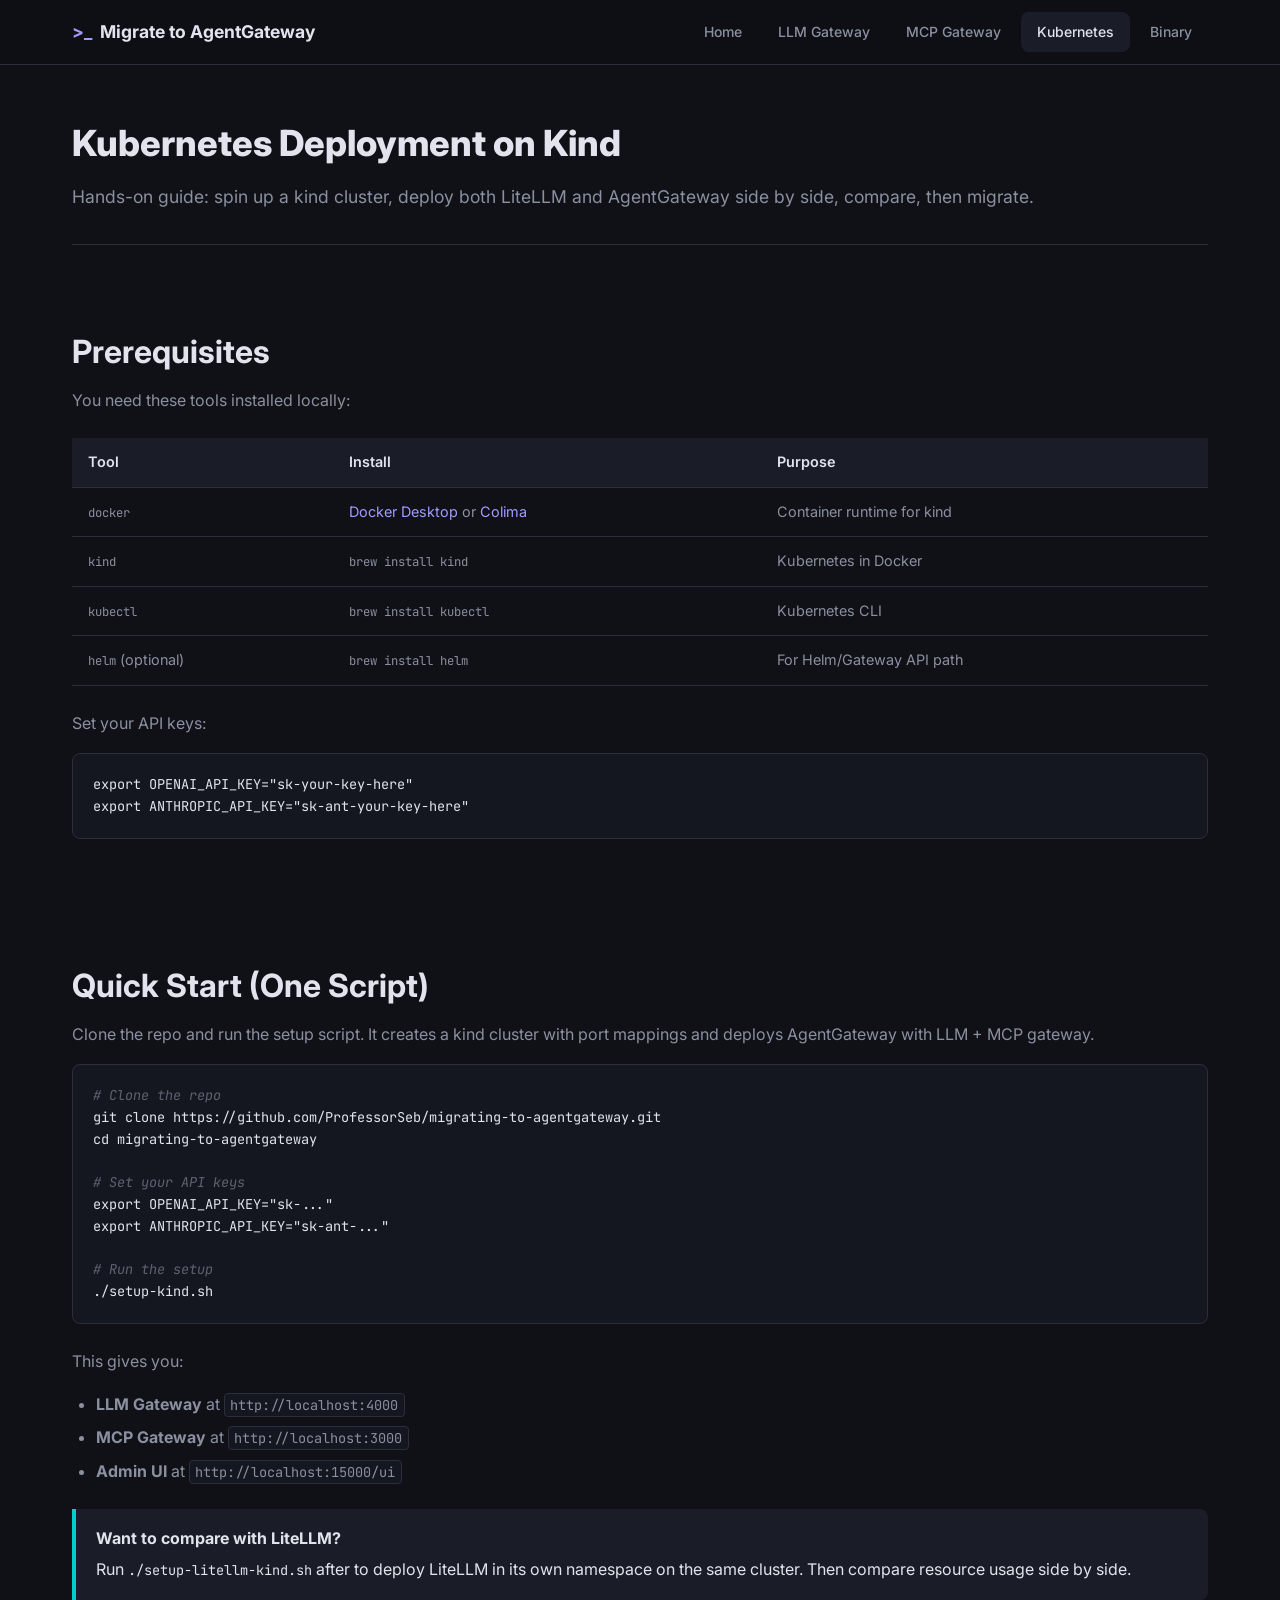
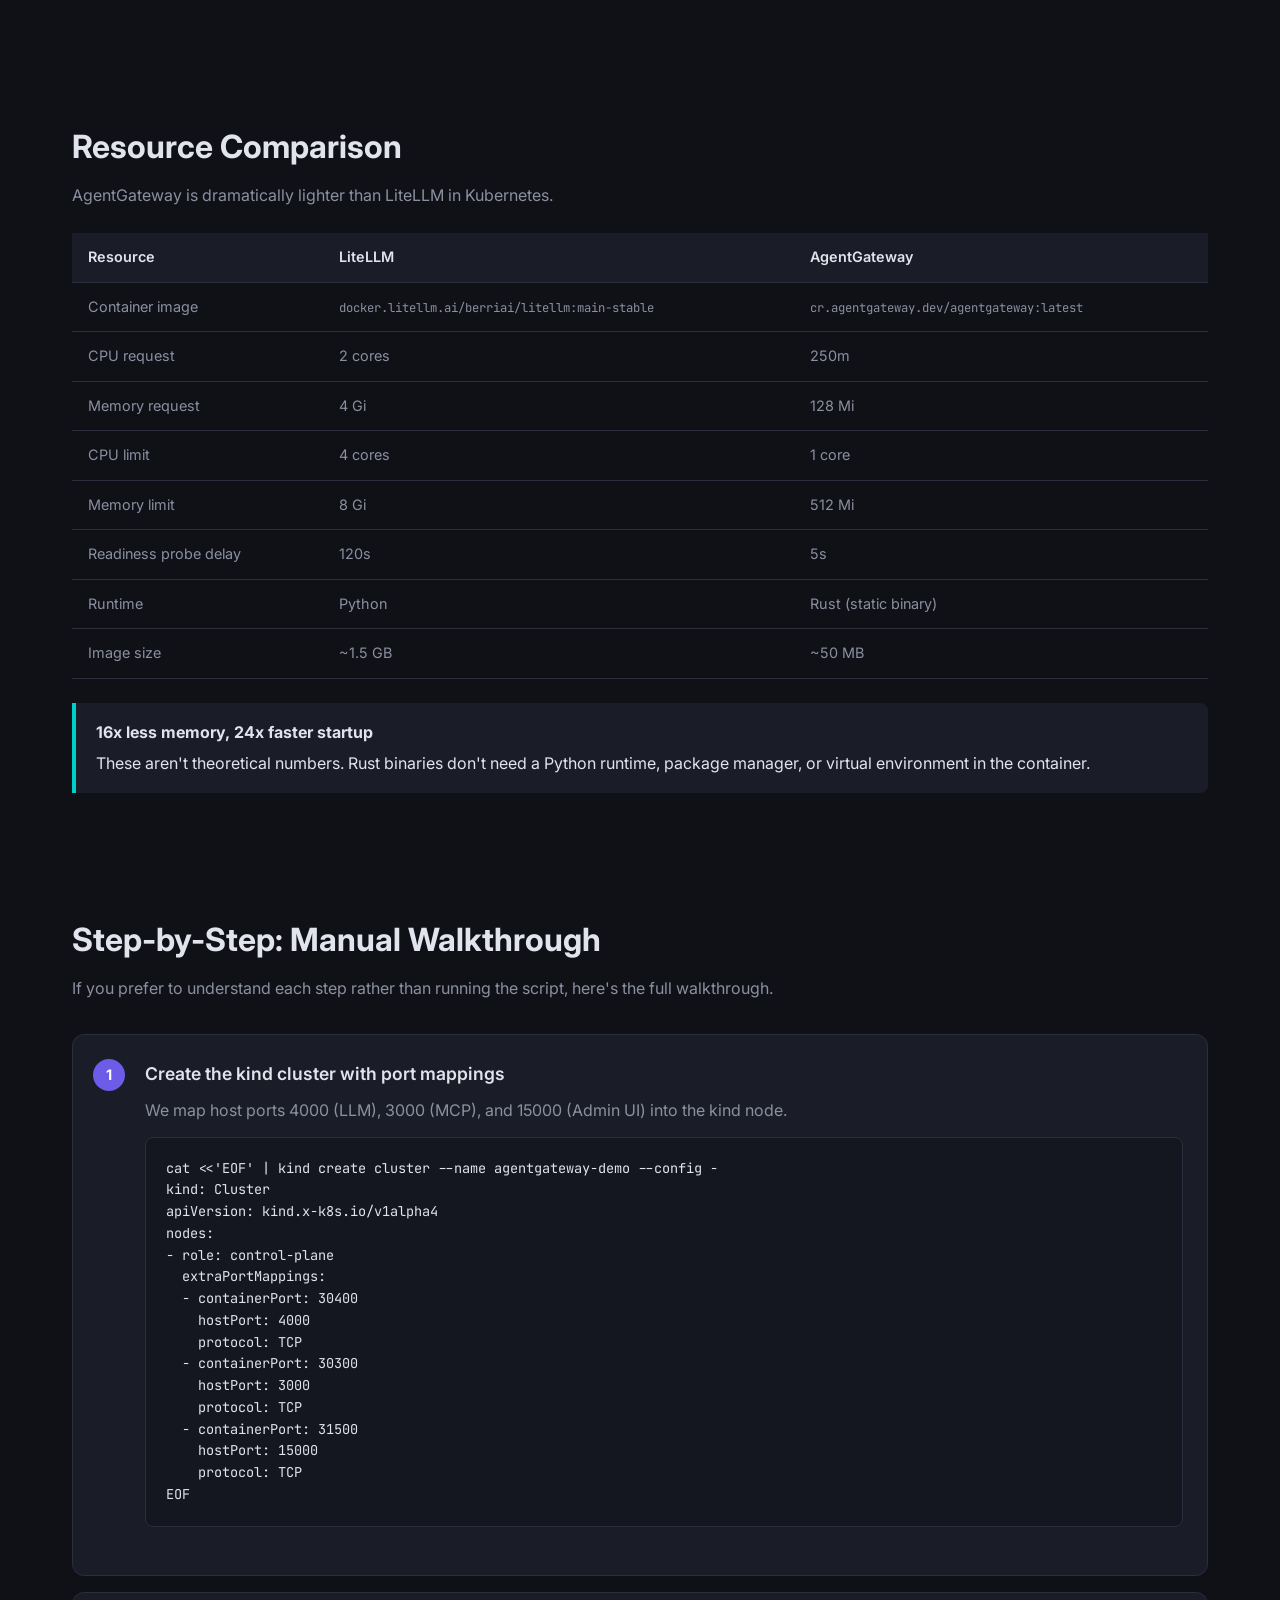
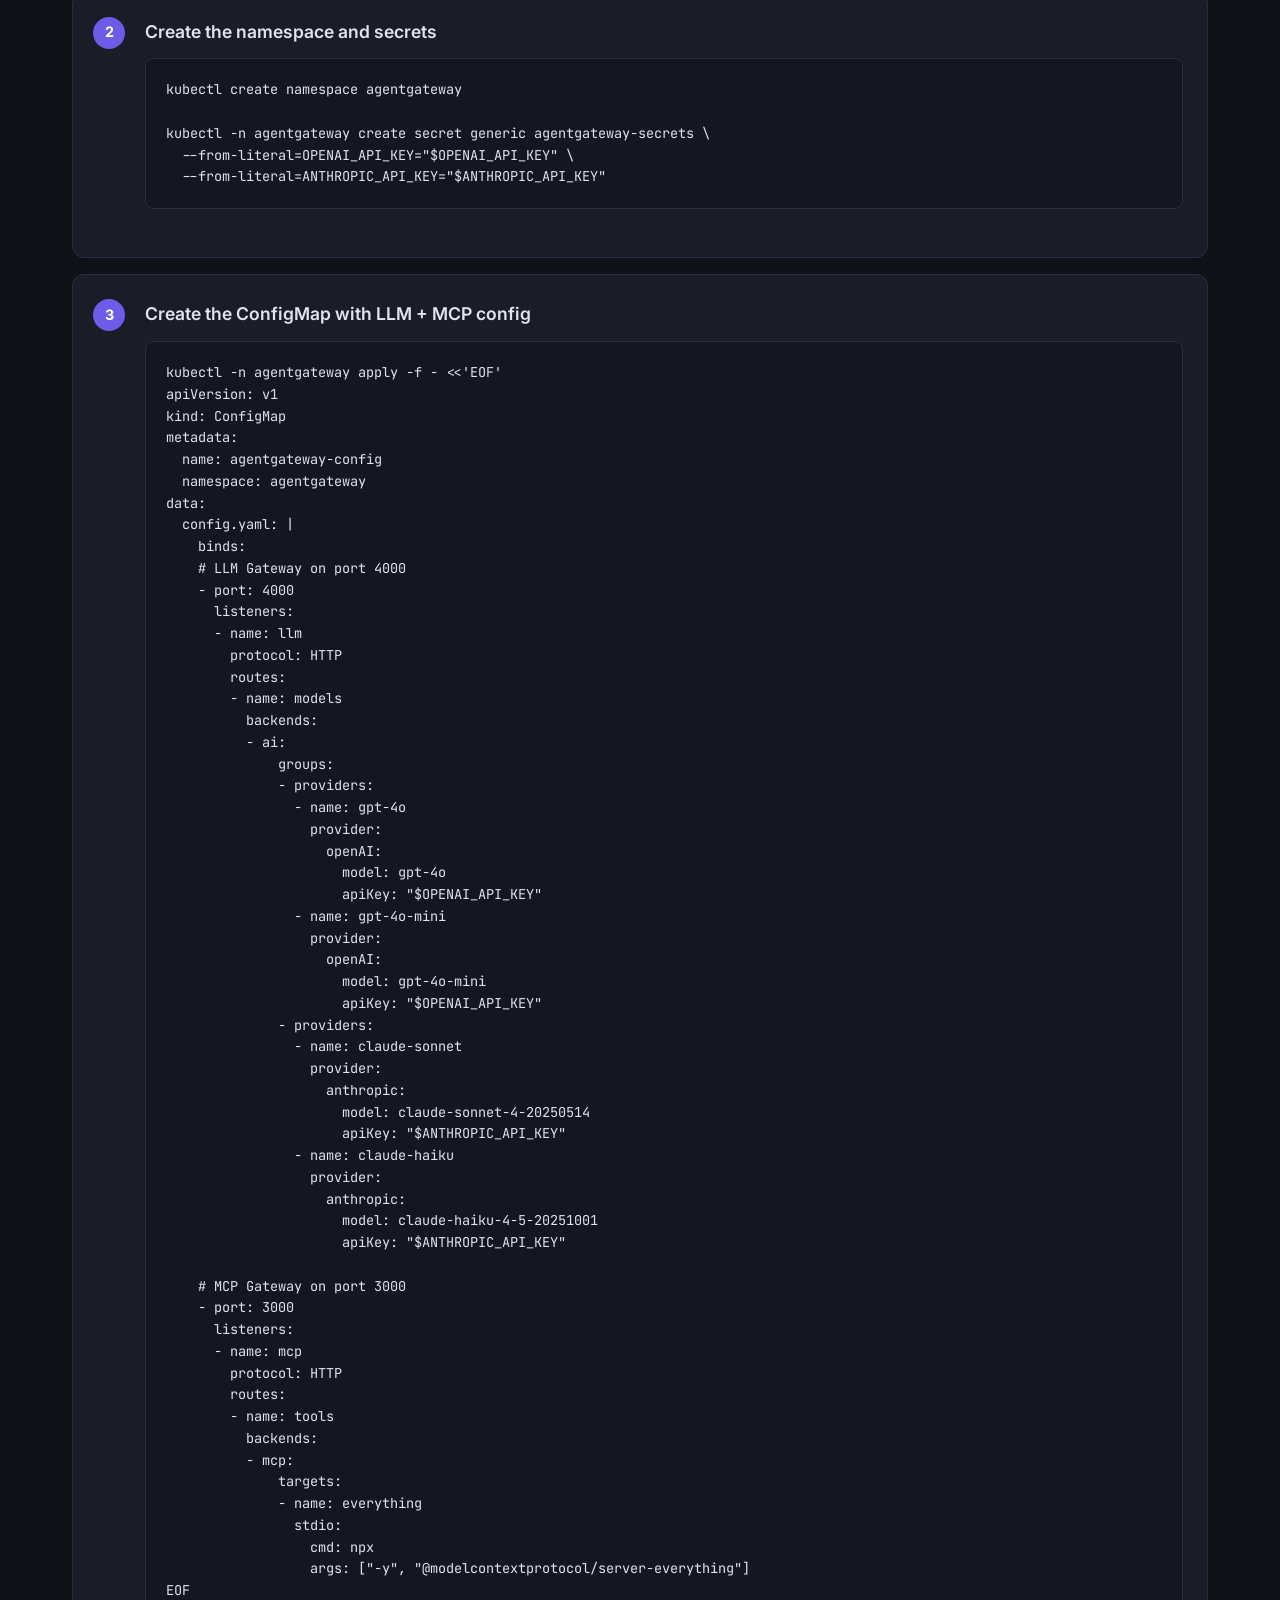
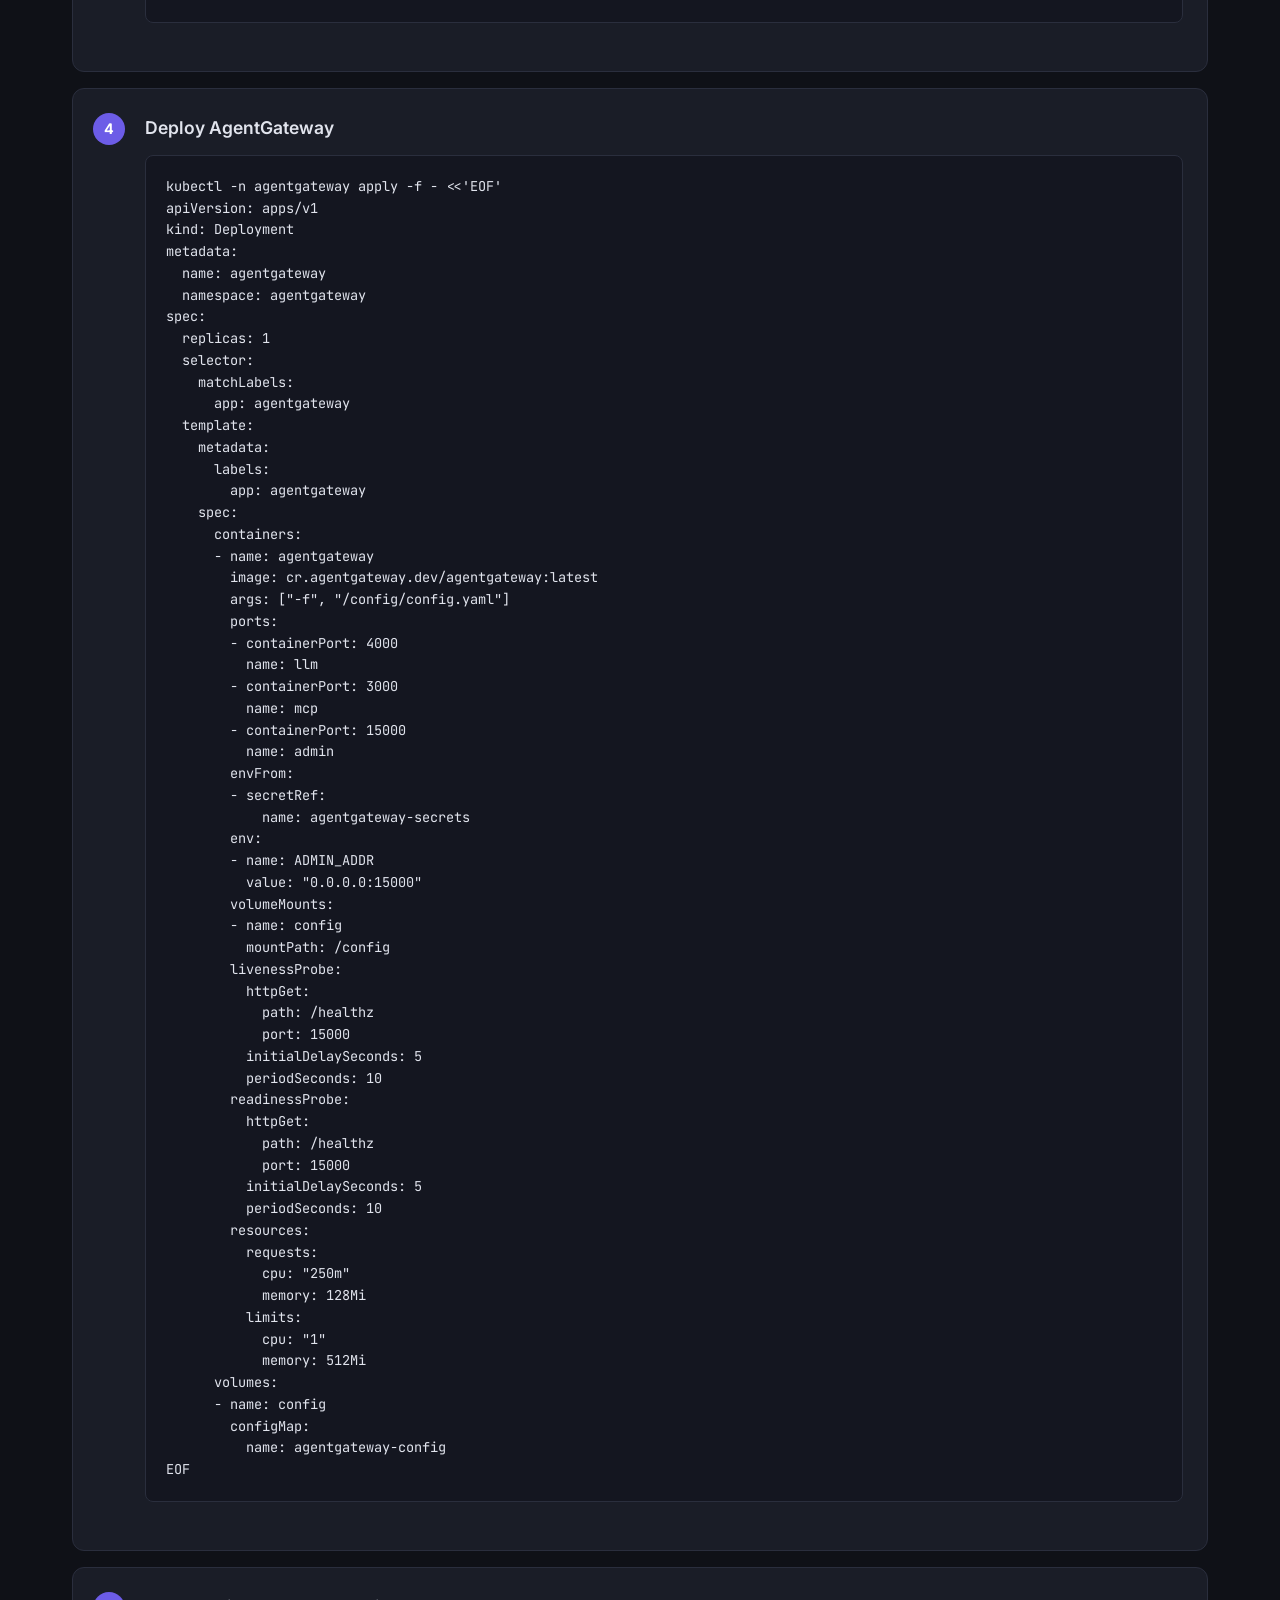
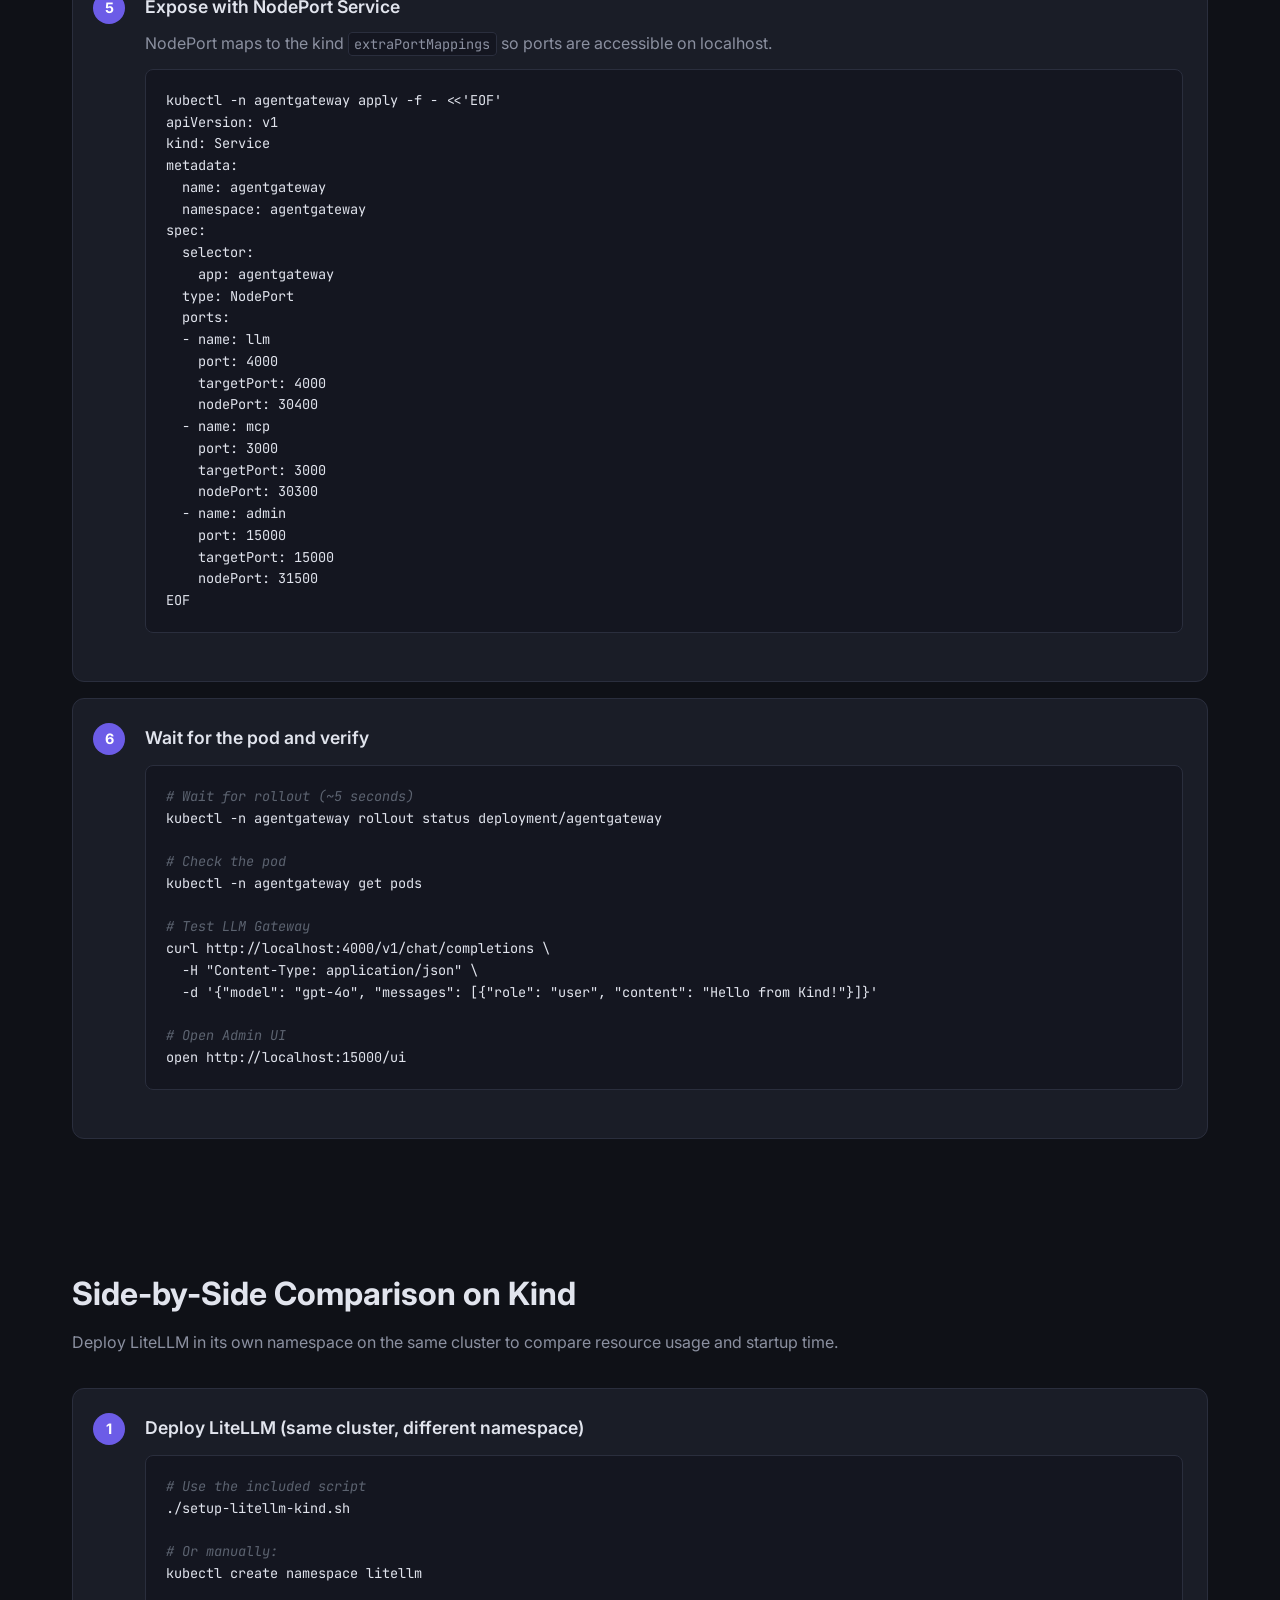
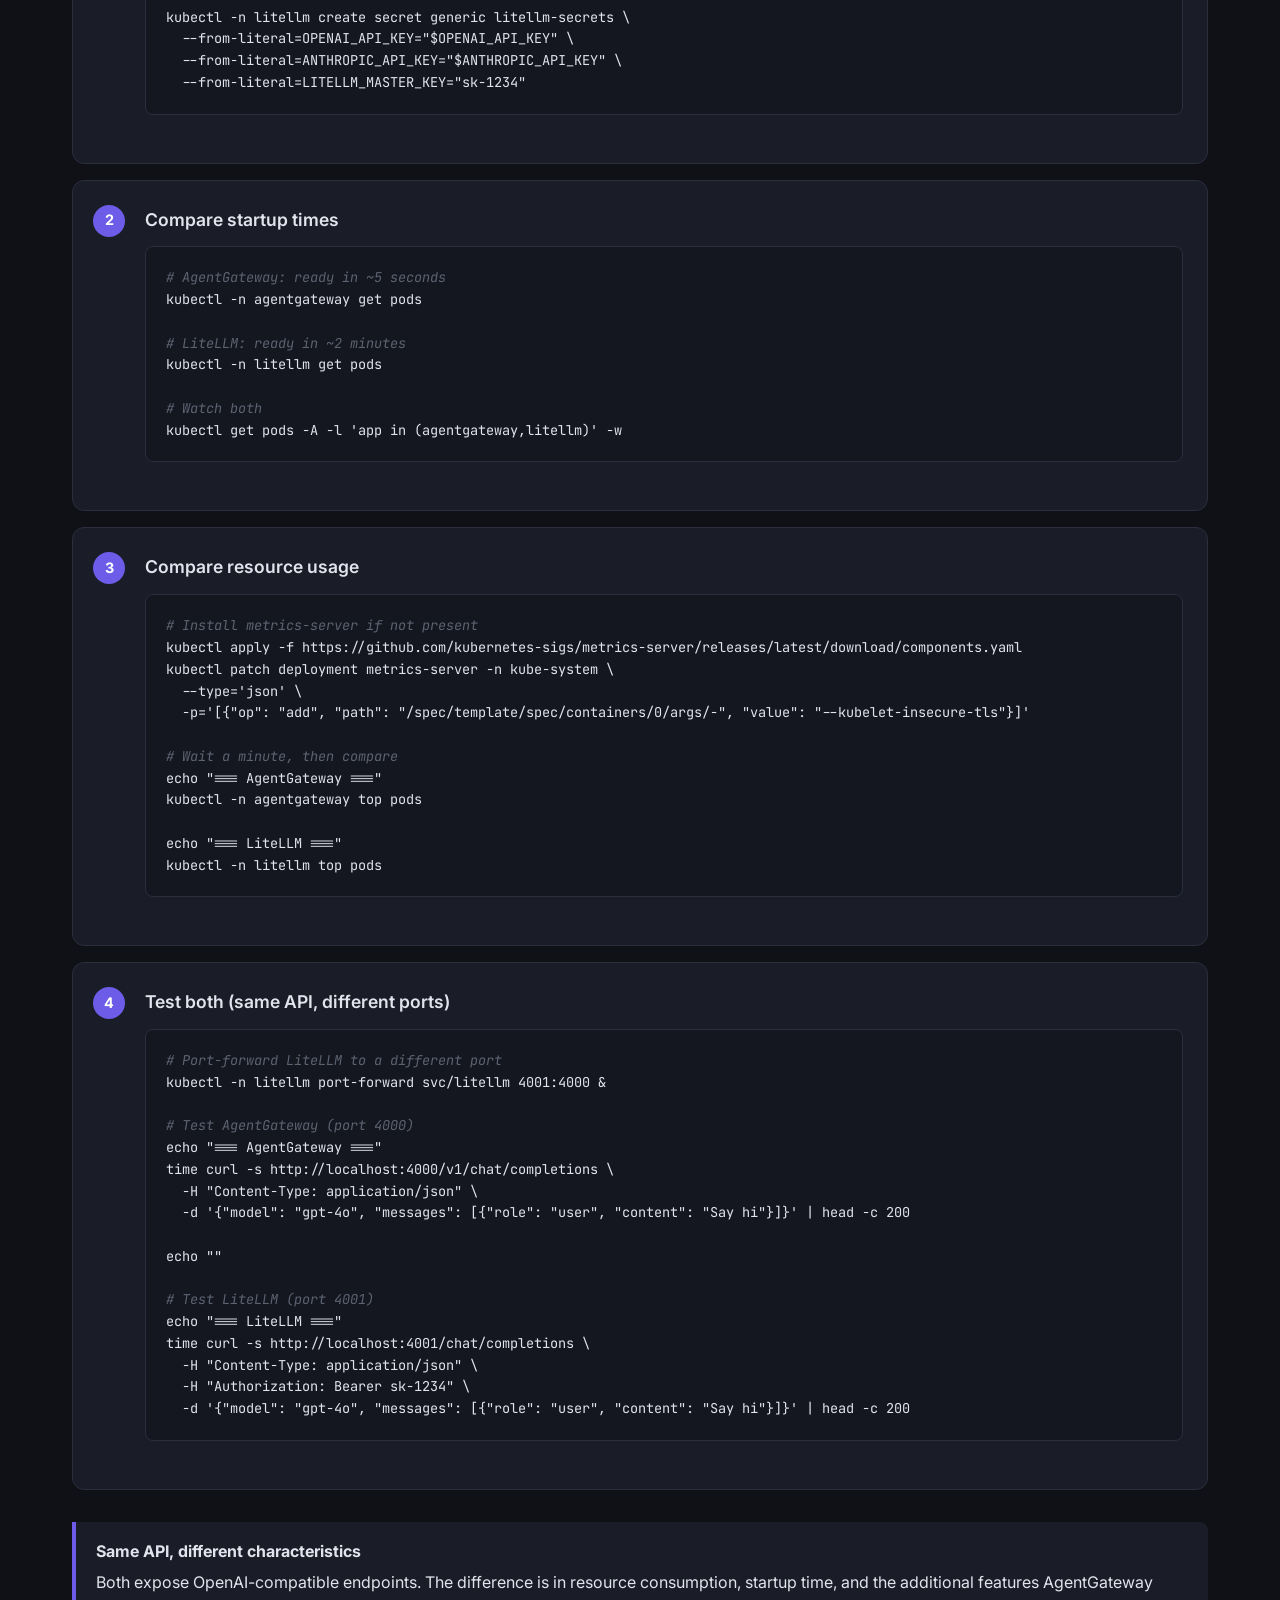
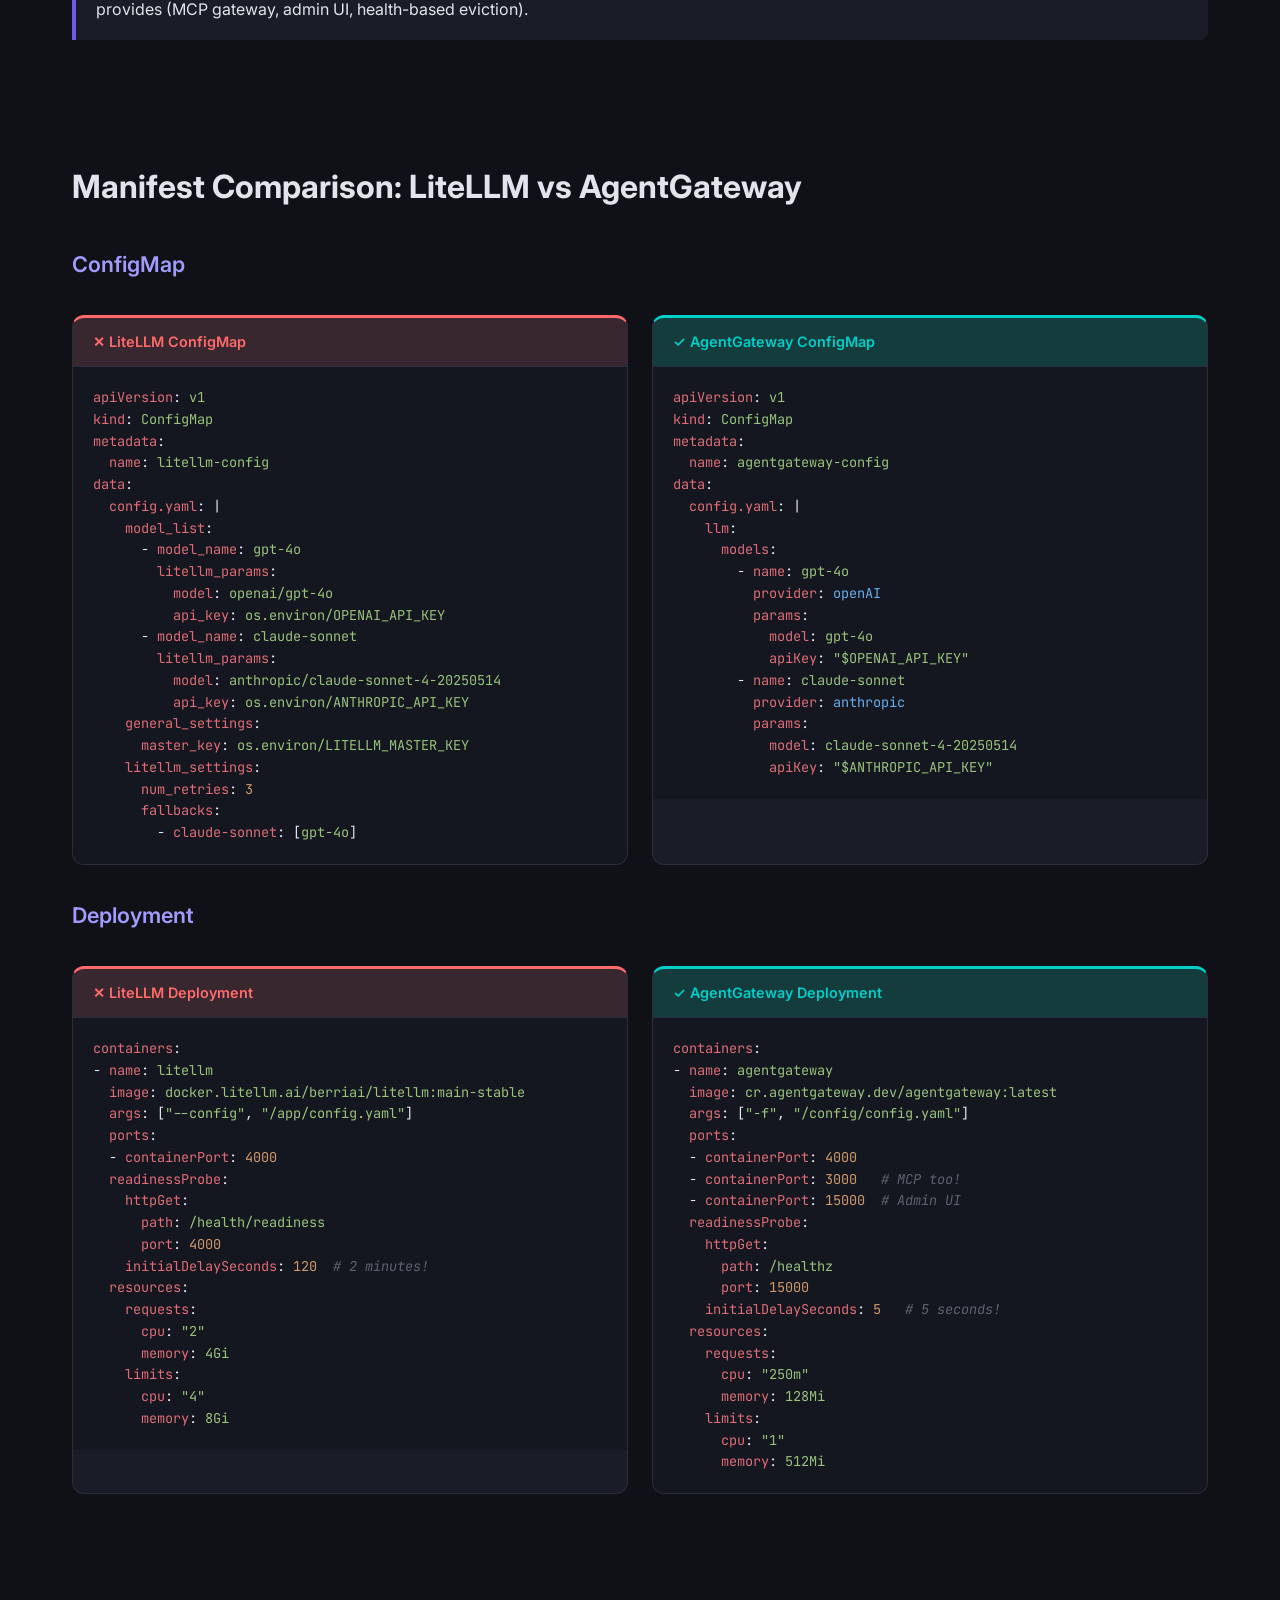
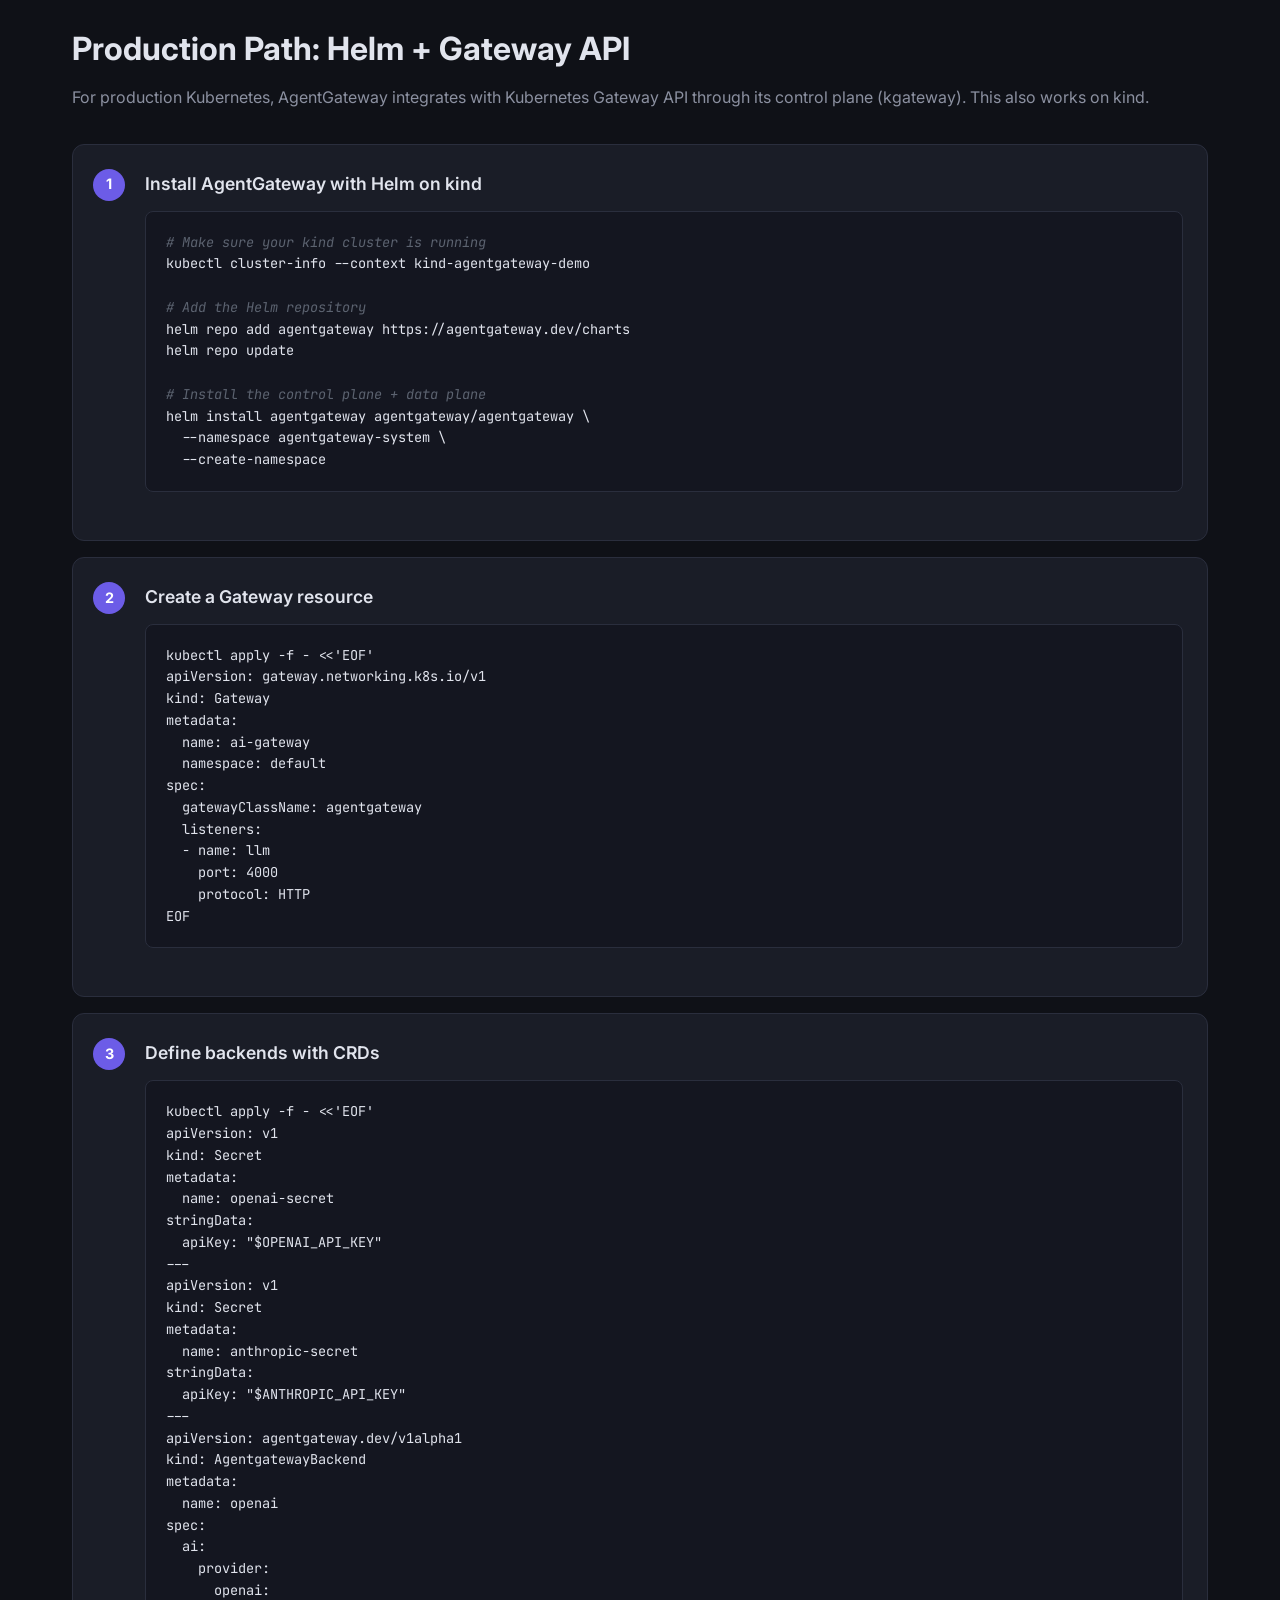
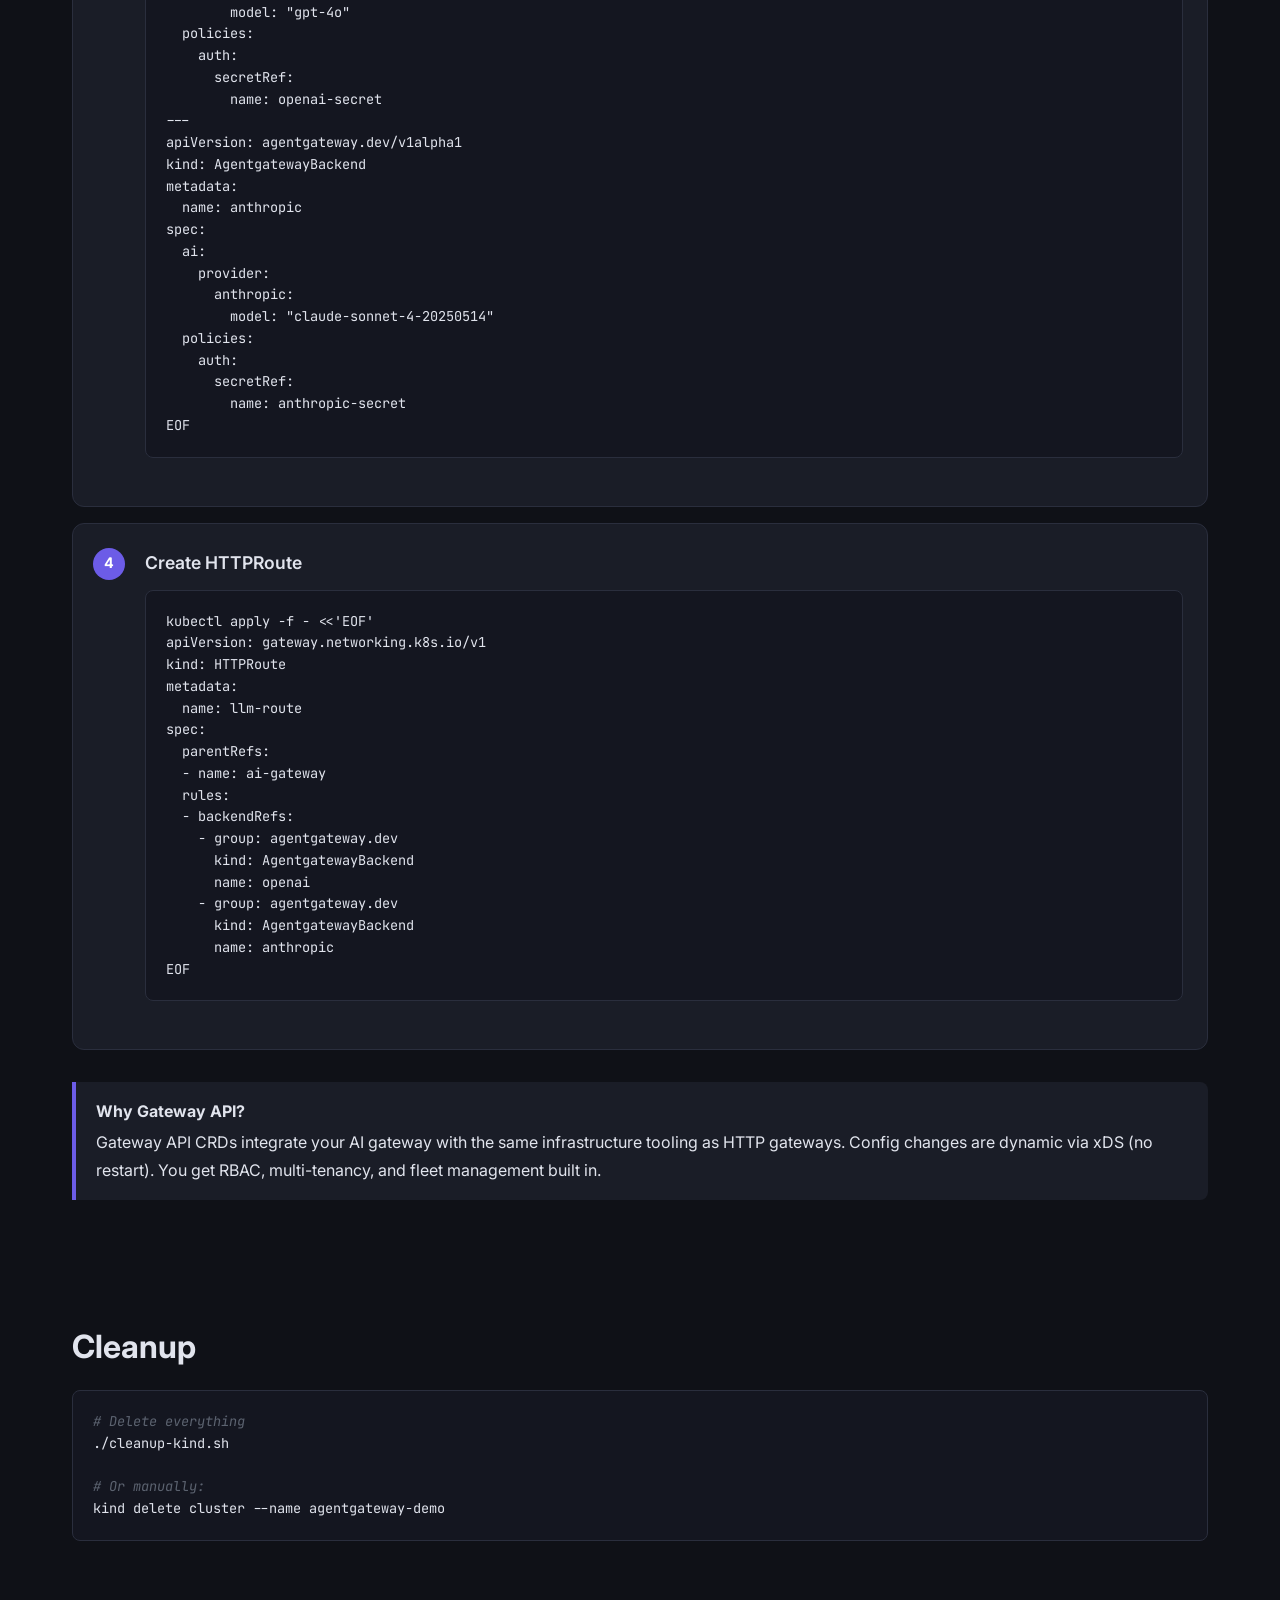
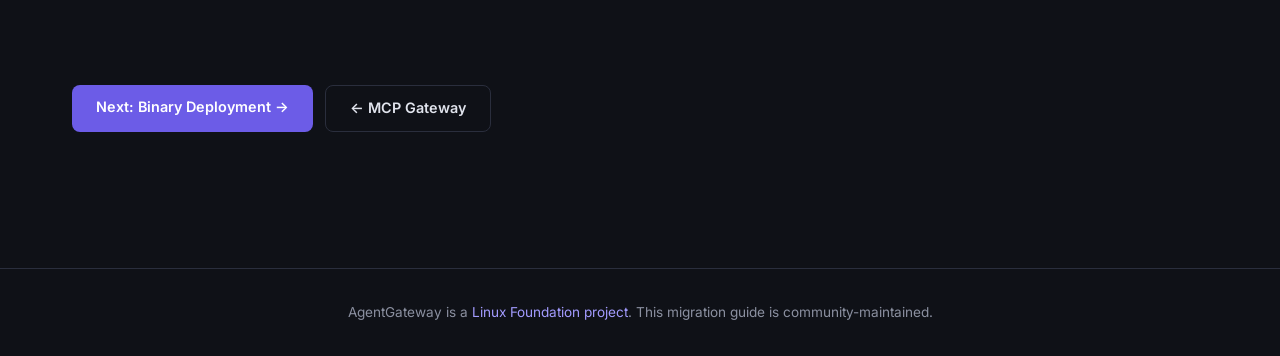
<file: kubernetes.html>
<!DOCTYPE html>
<html lang="en">
<head>
  <meta charset="UTF-8">
  <meta name="viewport" content="width=device-width, initial-scale=1.0">
  <title>Kubernetes (Kind) Deployment - LiteLLM to AgentGateway</title>
  <link rel="stylesheet" href="css/style.css">
  <link href="https://fonts.googleapis.com/css2?family=Inter:wght@400;500;600;700;800&family=JetBrains+Mono:wght@400;500&display=swap" rel="stylesheet">
</head>
<body>

<nav>
  <div class="nav-inner">
    <div class="logo"><span>&gt;_</span> Migrate to AgentGateway</div>
    <ul>
      <li><a href="index.html">Home</a></li>
      <li><a href="llm-gateway.html">LLM Gateway</a></li>
      <li><a href="mcp-gateway.html">MCP Gateway</a></li>
      <li><a href="kubernetes.html" class="active">Kubernetes</a></li>
      <li><a href="binary.html">Binary</a></li>
    </ul>
  </div>
</nav>

<div class="container">
  <div class="page-header">
    <h1>Kubernetes Deployment on Kind</h1>
    <p>Hands-on guide: spin up a kind cluster, deploy both LiteLLM and AgentGateway side by side, compare, then migrate.</p>
  </div>

  <!-- Prerequisites -->
  <section>
    <h2>Prerequisites</h2>
    <p>You need these tools installed locally:</p>

    <table>
      <thead>
        <tr><th>Tool</th><th>Install</th><th>Purpose</th></tr>
      </thead>
      <tbody>
        <tr>
          <td><code>docker</code></td>
          <td><a href="https://docs.docker.com/get-docker/">Docker Desktop</a> or <a href="https://colima.dev">Colima</a></td>
          <td>Container runtime for kind</td>
        </tr>
        <tr>
          <td><code>kind</code></td>
          <td><code>brew install kind</code></td>
          <td>Kubernetes in Docker</td>
        </tr>
        <tr>
          <td><code>kubectl</code></td>
          <td><code>brew install kubectl</code></td>
          <td>Kubernetes CLI</td>
        </tr>
        <tr>
          <td><code>helm</code> (optional)</td>
          <td><code>brew install helm</code></td>
          <td>For Helm/Gateway API path</td>
        </tr>
      </tbody>
    </table>

    <p>Set your API keys:</p>
<pre>export OPENAI_API_KEY="sk-your-key-here"
export ANTHROPIC_API_KEY="sk-ant-your-key-here"</pre>
  </section>

  <!-- Quick Start Script -->
  <section>
    <h2>Quick Start (One Script)</h2>
    <p>Clone the repo and run the setup script. It creates a kind cluster with port mappings and deploys AgentGateway with LLM + MCP gateway.</p>

<pre><span class="cmt"># Clone the repo</span>
git clone https://github.com/ProfessorSeb/migrating-to-agentgateway.git
cd migrating-to-agentgateway

<span class="cmt"># Set your API keys</span>
export OPENAI_API_KEY="sk-..."
export ANTHROPIC_API_KEY="sk-ant-..."

<span class="cmt"># Run the setup</span>
./setup-kind.sh</pre>

    <p>This gives you:</p>
    <ul>
      <li><strong>LLM Gateway</strong> at <code>http://localhost:4000</code></li>
      <li><strong>MCP Gateway</strong> at <code>http://localhost:3000</code></li>
      <li><strong>Admin UI</strong> at <code>http://localhost:15000/ui</code></li>
    </ul>

    <div class="callout tip">
      <strong>Want to compare with LiteLLM?</strong>
      Run <code>./setup-litellm-kind.sh</code> after to deploy LiteLLM in its own namespace on the same cluster. Then compare resource usage side by side.
    </div>
  </section>

  <!-- Resource Comparison -->
  <section>
    <h2>Resource Comparison</h2>
    <p>AgentGateway is dramatically lighter than LiteLLM in Kubernetes.</p>

    <table>
      <thead>
        <tr>
          <th>Resource</th>
          <th>LiteLLM</th>
          <th>AgentGateway</th>
        </tr>
      </thead>
      <tbody>
        <tr><td>Container image</td><td><code>docker.litellm.ai/berriai/litellm:main-stable</code></td><td><code>cr.agentgateway.dev/agentgateway:latest</code></td></tr>
        <tr><td>CPU request</td><td>2 cores</td><td>250m</td></tr>
        <tr><td>Memory request</td><td>4 Gi</td><td>128 Mi</td></tr>
        <tr><td>CPU limit</td><td>4 cores</td><td>1 core</td></tr>
        <tr><td>Memory limit</td><td>8 Gi</td><td>512 Mi</td></tr>
        <tr><td>Readiness probe delay</td><td>120s</td><td>5s</td></tr>
        <tr><td>Runtime</td><td>Python</td><td>Rust (static binary)</td></tr>
        <tr><td>Image size</td><td>~1.5 GB</td><td>~50 MB</td></tr>
      </tbody>
    </table>

    <div class="callout tip">
      <strong>16x less memory, 24x faster startup</strong>
      These aren't theoretical numbers. Rust binaries don't need a Python runtime, package manager, or virtual environment in the container.
    </div>
  </section>

  <!-- Step-by-Step Manual Walkthrough -->
  <section>
    <h2>Step-by-Step: Manual Walkthrough</h2>
    <p>If you prefer to understand each step rather than running the script, here's the full walkthrough.</p>

    <div class="steps">
      <div class="step">
        <h4>Create the kind cluster with port mappings</h4>
        <p>We map host ports 4000 (LLM), 3000 (MCP), and 15000 (Admin UI) into the kind node.</p>
<pre>cat &lt;&lt;'EOF' | kind create cluster --name agentgateway-demo --config -
kind: Cluster
apiVersion: kind.x-k8s.io/v1alpha4
nodes:
- role: control-plane
  extraPortMappings:
  - containerPort: 30400
    hostPort: 4000
    protocol: TCP
  - containerPort: 30300
    hostPort: 3000
    protocol: TCP
  - containerPort: 31500
    hostPort: 15000
    protocol: TCP
EOF</pre>
      </div>

      <div class="step">
        <h4>Create the namespace and secrets</h4>
<pre>kubectl create namespace agentgateway

kubectl -n agentgateway create secret generic agentgateway-secrets \
  --from-literal=OPENAI_API_KEY="$OPENAI_API_KEY" \
  --from-literal=ANTHROPIC_API_KEY="$ANTHROPIC_API_KEY"</pre>
      </div>

      <div class="step">
        <h4>Create the ConfigMap with LLM + MCP config</h4>
<pre>kubectl -n agentgateway apply -f - &lt;&lt;'EOF'
apiVersion: v1
kind: ConfigMap
metadata:
  name: agentgateway-config
  namespace: agentgateway
data:
  config.yaml: |
    binds:
    # LLM Gateway on port 4000
    - port: 4000
      listeners:
      - name: llm
        protocol: HTTP
        routes:
        - name: models
          backends:
          - ai:
              groups:
              - providers:
                - name: gpt-4o
                  provider:
                    openAI:
                      model: gpt-4o
                      apiKey: "$OPENAI_API_KEY"
                - name: gpt-4o-mini
                  provider:
                    openAI:
                      model: gpt-4o-mini
                      apiKey: "$OPENAI_API_KEY"
              - providers:
                - name: claude-sonnet
                  provider:
                    anthropic:
                      model: claude-sonnet-4-20250514
                      apiKey: "$ANTHROPIC_API_KEY"
                - name: claude-haiku
                  provider:
                    anthropic:
                      model: claude-haiku-4-5-20251001
                      apiKey: "$ANTHROPIC_API_KEY"

    # MCP Gateway on port 3000
    - port: 3000
      listeners:
      - name: mcp
        protocol: HTTP
        routes:
        - name: tools
          backends:
          - mcp:
              targets:
              - name: everything
                stdio:
                  cmd: npx
                  args: ["-y", "@modelcontextprotocol/server-everything"]
EOF</pre>
      </div>

      <div class="step">
        <h4>Deploy AgentGateway</h4>
<pre>kubectl -n agentgateway apply -f - &lt;&lt;'EOF'
apiVersion: apps/v1
kind: Deployment
metadata:
  name: agentgateway
  namespace: agentgateway
spec:
  replicas: 1
  selector:
    matchLabels:
      app: agentgateway
  template:
    metadata:
      labels:
        app: agentgateway
    spec:
      containers:
      - name: agentgateway
        image: cr.agentgateway.dev/agentgateway:latest
        args: ["-f", "/config/config.yaml"]
        ports:
        - containerPort: 4000
          name: llm
        - containerPort: 3000
          name: mcp
        - containerPort: 15000
          name: admin
        envFrom:
        - secretRef:
            name: agentgateway-secrets
        env:
        - name: ADMIN_ADDR
          value: "0.0.0.0:15000"
        volumeMounts:
        - name: config
          mountPath: /config
        livenessProbe:
          httpGet:
            path: /healthz
            port: 15000
          initialDelaySeconds: 5
          periodSeconds: 10
        readinessProbe:
          httpGet:
            path: /healthz
            port: 15000
          initialDelaySeconds: 5
          periodSeconds: 10
        resources:
          requests:
            cpu: "250m"
            memory: 128Mi
          limits:
            cpu: "1"
            memory: 512Mi
      volumes:
      - name: config
        configMap:
          name: agentgateway-config
EOF</pre>
      </div>

      <div class="step">
        <h4>Expose with NodePort Service</h4>
        <p>NodePort maps to the kind <code>extraPortMappings</code> so ports are accessible on localhost.</p>
<pre>kubectl -n agentgateway apply -f - &lt;&lt;'EOF'
apiVersion: v1
kind: Service
metadata:
  name: agentgateway
  namespace: agentgateway
spec:
  selector:
    app: agentgateway
  type: NodePort
  ports:
  - name: llm
    port: 4000
    targetPort: 4000
    nodePort: 30400
  - name: mcp
    port: 3000
    targetPort: 3000
    nodePort: 30300
  - name: admin
    port: 15000
    targetPort: 15000
    nodePort: 31500
EOF</pre>
      </div>

      <div class="step">
        <h4>Wait for the pod and verify</h4>
<pre><span class="cmt"># Wait for rollout (~5 seconds)</span>
kubectl -n agentgateway rollout status deployment/agentgateway

<span class="cmt"># Check the pod</span>
kubectl -n agentgateway get pods

<span class="cmt"># Test LLM Gateway</span>
curl http://localhost:4000/v1/chat/completions \
  -H "Content-Type: application/json" \
  -d '{"model": "gpt-4o", "messages": [{"role": "user", "content": "Hello from Kind!"}]}'

<span class="cmt"># Open Admin UI</span>
open http://localhost:15000/ui</pre>
      </div>
    </div>
  </section>

  <!-- Side-by-side with LiteLLM -->
  <section>
    <h2>Side-by-Side Comparison on Kind</h2>
    <p>Deploy LiteLLM in its own namespace on the same cluster to compare resource usage and startup time.</p>

    <div class="steps">
      <div class="step">
        <h4>Deploy LiteLLM (same cluster, different namespace)</h4>
<pre><span class="cmt"># Use the included script</span>
./setup-litellm-kind.sh

<span class="cmt"># Or manually:</span>
kubectl create namespace litellm

kubectl -n litellm create secret generic litellm-secrets \
  --from-literal=OPENAI_API_KEY="$OPENAI_API_KEY" \
  --from-literal=ANTHROPIC_API_KEY="$ANTHROPIC_API_KEY" \
  --from-literal=LITELLM_MASTER_KEY="sk-1234"</pre>
      </div>

      <div class="step">
        <h4>Compare startup times</h4>
<pre><span class="cmt"># AgentGateway: ready in ~5 seconds</span>
kubectl -n agentgateway get pods

<span class="cmt"># LiteLLM: ready in ~2 minutes</span>
kubectl -n litellm get pods

<span class="cmt"># Watch both</span>
kubectl get pods -A -l 'app in (agentgateway,litellm)' -w</pre>
      </div>

      <div class="step">
        <h4>Compare resource usage</h4>
<pre><span class="cmt"># Install metrics-server if not present</span>
kubectl apply -f https://github.com/kubernetes-sigs/metrics-server/releases/latest/download/components.yaml
kubectl patch deployment metrics-server -n kube-system \
  --type='json' \
  -p='[{"op": "add", "path": "/spec/template/spec/containers/0/args/-", "value": "--kubelet-insecure-tls"}]'

<span class="cmt"># Wait a minute, then compare</span>
echo "=== AgentGateway ==="
kubectl -n agentgateway top pods

echo "=== LiteLLM ==="
kubectl -n litellm top pods</pre>
      </div>

      <div class="step">
        <h4>Test both (same API, different ports)</h4>
<pre><span class="cmt"># Port-forward LiteLLM to a different port</span>
kubectl -n litellm port-forward svc/litellm 4001:4000 &amp;

<span class="cmt"># Test AgentGateway (port 4000)</span>
echo "=== AgentGateway ==="
time curl -s http://localhost:4000/v1/chat/completions \
  -H "Content-Type: application/json" \
  -d '{"model": "gpt-4o", "messages": [{"role": "user", "content": "Say hi"}]}' | head -c 200

echo ""

<span class="cmt"># Test LiteLLM (port 4001)</span>
echo "=== LiteLLM ==="
time curl -s http://localhost:4001/chat/completions \
  -H "Content-Type: application/json" \
  -H "Authorization: Bearer sk-1234" \
  -d '{"model": "gpt-4o", "messages": [{"role": "user", "content": "Say hi"}]}' | head -c 200</pre>
      </div>
    </div>

    <div class="callout">
      <strong>Same API, different characteristics</strong>
      Both expose OpenAI-compatible endpoints. The difference is in resource consumption, startup time, and the additional features AgentGateway provides (MCP gateway, admin UI, health-based eviction).
    </div>
  </section>

  <!-- Manifest Comparison -->
  <section>
    <h2>Manifest Comparison: LiteLLM vs AgentGateway</h2>

    <h3>ConfigMap</h3>
    <div class="comparison">
      <div class="panel from">
        <div class="panel-header">&#10005; LiteLLM ConfigMap</div>
<pre><span class="key">apiVersion</span>: <span class="str">v1</span>
<span class="key">kind</span>: <span class="str">ConfigMap</span>
<span class="key">metadata</span>:
  <span class="key">name</span>: <span class="str">litellm-config</span>
<span class="key">data</span>:
  <span class="key">config.yaml</span>: |
    <span class="key">model_list</span>:
      - <span class="key">model_name</span>: <span class="str">gpt-4o</span>
        <span class="key">litellm_params</span>:
          <span class="key">model</span>: <span class="str">openai/gpt-4o</span>
          <span class="key">api_key</span>: <span class="str">os.environ/OPENAI_API_KEY</span>
      - <span class="key">model_name</span>: <span class="str">claude-sonnet</span>
        <span class="key">litellm_params</span>:
          <span class="key">model</span>: <span class="str">anthropic/claude-sonnet-4-20250514</span>
          <span class="key">api_key</span>: <span class="str">os.environ/ANTHROPIC_API_KEY</span>
    <span class="key">general_settings</span>:
      <span class="key">master_key</span>: <span class="str">os.environ/LITELLM_MASTER_KEY</span>
    <span class="key">litellm_settings</span>:
      <span class="key">num_retries</span>: <span class="num">3</span>
      <span class="key">fallbacks</span>:
        - <span class="key">claude-sonnet</span>: [<span class="str">gpt-4o</span>]</pre>
      </div>

      <div class="panel to">
        <div class="panel-header">&#10003; AgentGateway ConfigMap</div>
<pre><span class="key">apiVersion</span>: <span class="str">v1</span>
<span class="key">kind</span>: <span class="str">ConfigMap</span>
<span class="key">metadata</span>:
  <span class="key">name</span>: <span class="str">agentgateway-config</span>
<span class="key">data</span>:
  <span class="key">config.yaml</span>: |
    <span class="key">llm</span>:
      <span class="key">models</span>:
        - <span class="key">name</span>: <span class="str">gpt-4o</span>
          <span class="key">provider</span>: <span class="val">openAI</span>
          <span class="key">params</span>:
            <span class="key">model</span>: <span class="str">gpt-4o</span>
            <span class="key">apiKey</span>: <span class="str">"$OPENAI_API_KEY"</span>
        - <span class="key">name</span>: <span class="str">claude-sonnet</span>
          <span class="key">provider</span>: <span class="val">anthropic</span>
          <span class="key">params</span>:
            <span class="key">model</span>: <span class="str">claude-sonnet-4-20250514</span>
            <span class="key">apiKey</span>: <span class="str">"$ANTHROPIC_API_KEY"</span></pre>
      </div>
    </div>

    <h3>Deployment</h3>
    <div class="comparison">
      <div class="panel from">
        <div class="panel-header">&#10005; LiteLLM Deployment</div>
<pre><span class="key">containers</span>:
- <span class="key">name</span>: <span class="str">litellm</span>
  <span class="key">image</span>: <span class="str">docker.litellm.ai/berriai/litellm:main-stable</span>
  <span class="key">args</span>: [<span class="str">"--config"</span>, <span class="str">"/app/config.yaml"</span>]
  <span class="key">ports</span>:
  - <span class="key">containerPort</span>: <span class="num">4000</span>
  <span class="key">readinessProbe</span>:
    <span class="key">httpGet</span>:
      <span class="key">path</span>: <span class="str">/health/readiness</span>
      <span class="key">port</span>: <span class="num">4000</span>
    <span class="key">initialDelaySeconds</span>: <span class="num">120</span>  <span class="cmt"># 2 minutes!</span>
  <span class="key">resources</span>:
    <span class="key">requests</span>:
      <span class="key">cpu</span>: <span class="str">"2"</span>
      <span class="key">memory</span>: <span class="str">4Gi</span>
    <span class="key">limits</span>:
      <span class="key">cpu</span>: <span class="str">"4"</span>
      <span class="key">memory</span>: <span class="str">8Gi</span></pre>
      </div>

      <div class="panel to">
        <div class="panel-header">&#10003; AgentGateway Deployment</div>
<pre><span class="key">containers</span>:
- <span class="key">name</span>: <span class="str">agentgateway</span>
  <span class="key">image</span>: <span class="str">cr.agentgateway.dev/agentgateway:latest</span>
  <span class="key">args</span>: [<span class="str">"-f"</span>, <span class="str">"/config/config.yaml"</span>]
  <span class="key">ports</span>:
  - <span class="key">containerPort</span>: <span class="num">4000</span>
  - <span class="key">containerPort</span>: <span class="num">3000</span>   <span class="cmt"># MCP too!</span>
  - <span class="key">containerPort</span>: <span class="num">15000</span>  <span class="cmt"># Admin UI</span>
  <span class="key">readinessProbe</span>:
    <span class="key">httpGet</span>:
      <span class="key">path</span>: <span class="str">/healthz</span>
      <span class="key">port</span>: <span class="num">15000</span>
    <span class="key">initialDelaySeconds</span>: <span class="num">5</span>   <span class="cmt"># 5 seconds!</span>
  <span class="key">resources</span>:
    <span class="key">requests</span>:
      <span class="key">cpu</span>: <span class="str">"250m"</span>
      <span class="key">memory</span>: <span class="str">128Mi</span>
    <span class="key">limits</span>:
      <span class="key">cpu</span>: <span class="str">"1"</span>
      <span class="key">memory</span>: <span class="str">512Mi</span></pre>
      </div>
    </div>
  </section>

  <!-- Option 2: Helm + Gateway API -->
  <section>
    <h2>Production Path: Helm + Gateway API</h2>
    <p>For production Kubernetes, AgentGateway integrates with Kubernetes Gateway API through its control plane (kgateway). This also works on kind.</p>

    <div class="steps">
      <div class="step">
        <h4>Install AgentGateway with Helm on kind</h4>
<pre><span class="cmt"># Make sure your kind cluster is running</span>
kubectl cluster-info --context kind-agentgateway-demo

<span class="cmt"># Add the Helm repository</span>
helm repo add agentgateway https://agentgateway.dev/charts
helm repo update

<span class="cmt"># Install the control plane + data plane</span>
helm install agentgateway agentgateway/agentgateway \
  --namespace agentgateway-system \
  --create-namespace</pre>
      </div>

      <div class="step">
        <h4>Create a Gateway resource</h4>
<pre>kubectl apply -f - &lt;&lt;'EOF'
apiVersion: gateway.networking.k8s.io/v1
kind: Gateway
metadata:
  name: ai-gateway
  namespace: default
spec:
  gatewayClassName: agentgateway
  listeners:
  - name: llm
    port: 4000
    protocol: HTTP
EOF</pre>
      </div>

      <div class="step">
        <h4>Define backends with CRDs</h4>
<pre>kubectl apply -f - &lt;&lt;'EOF'
apiVersion: v1
kind: Secret
metadata:
  name: openai-secret
stringData:
  apiKey: "$OPENAI_API_KEY"
---
apiVersion: v1
kind: Secret
metadata:
  name: anthropic-secret
stringData:
  apiKey: "$ANTHROPIC_API_KEY"
---
apiVersion: agentgateway.dev/v1alpha1
kind: AgentgatewayBackend
metadata:
  name: openai
spec:
  ai:
    provider:
      openai:
        model: "gpt-4o"
  policies:
    auth:
      secretRef:
        name: openai-secret
---
apiVersion: agentgateway.dev/v1alpha1
kind: AgentgatewayBackend
metadata:
  name: anthropic
spec:
  ai:
    provider:
      anthropic:
        model: "claude-sonnet-4-20250514"
  policies:
    auth:
      secretRef:
        name: anthropic-secret
EOF</pre>
      </div>

      <div class="step">
        <h4>Create HTTPRoute</h4>
<pre>kubectl apply -f - &lt;&lt;'EOF'
apiVersion: gateway.networking.k8s.io/v1
kind: HTTPRoute
metadata:
  name: llm-route
spec:
  parentRefs:
  - name: ai-gateway
  rules:
  - backendRefs:
    - group: agentgateway.dev
      kind: AgentgatewayBackend
      name: openai
    - group: agentgateway.dev
      kind: AgentgatewayBackend
      name: anthropic
EOF</pre>
      </div>
    </div>

    <div class="callout">
      <strong>Why Gateway API?</strong>
      Gateway API CRDs integrate your AI gateway with the same infrastructure tooling as HTTP gateways. Config changes are dynamic via xDS (no restart). You get RBAC, multi-tenancy, and fleet management built in.
    </div>
  </section>

  <!-- Cleanup -->
  <section>
    <h2>Cleanup</h2>
<pre><span class="cmt"># Delete everything</span>
./cleanup-kind.sh

<span class="cmt"># Or manually:</span>
kind delete cluster --name agentgateway-demo</pre>
  </section>

  <section>
    <div class="btn-group">
      <a href="binary.html" class="btn btn-primary">Next: Binary Deployment &rarr;</a>
      <a href="mcp-gateway.html" class="btn btn-outline">&larr; MCP Gateway</a>
    </div>
  </section>
</div>

<footer>
  <p>AgentGateway is a <a href="https://agentgateway.dev">Linux Foundation project</a>. This migration guide is community-maintained.</p>
</footer>

</body>
</html>
</file>
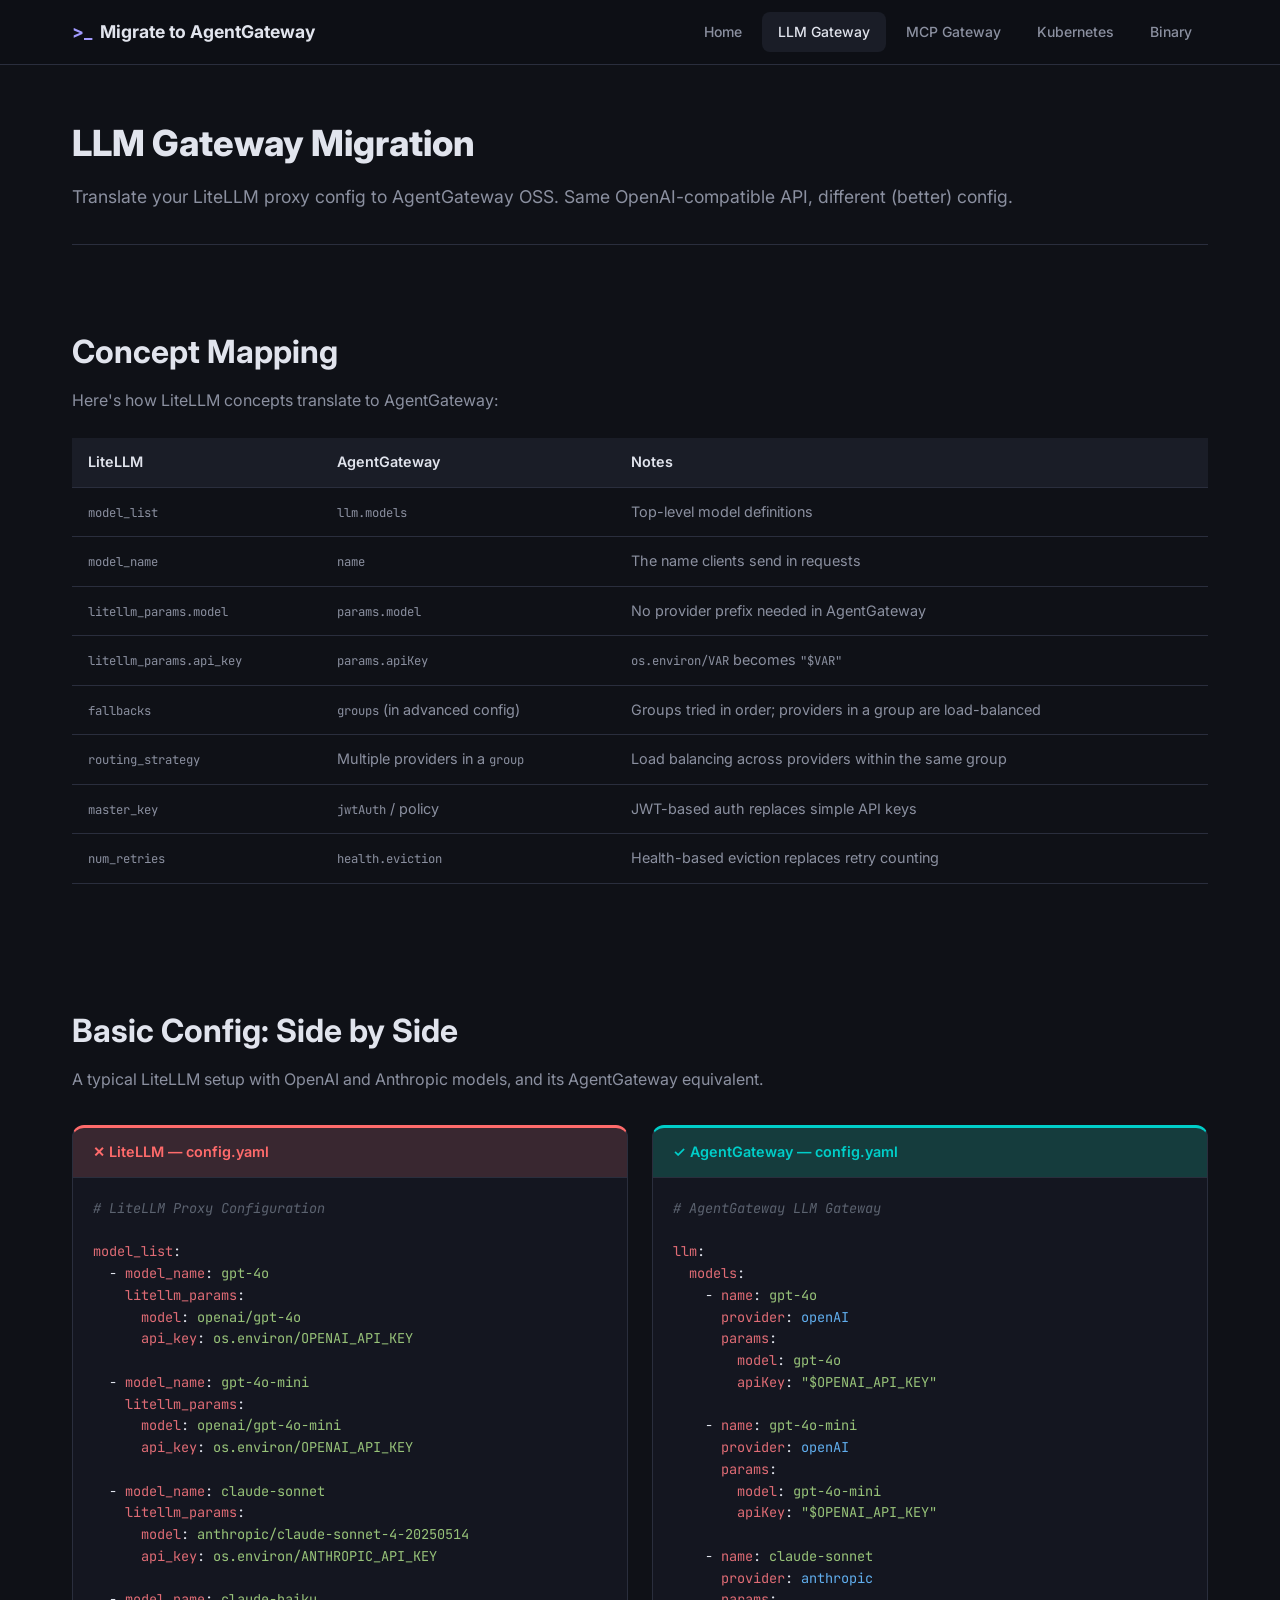
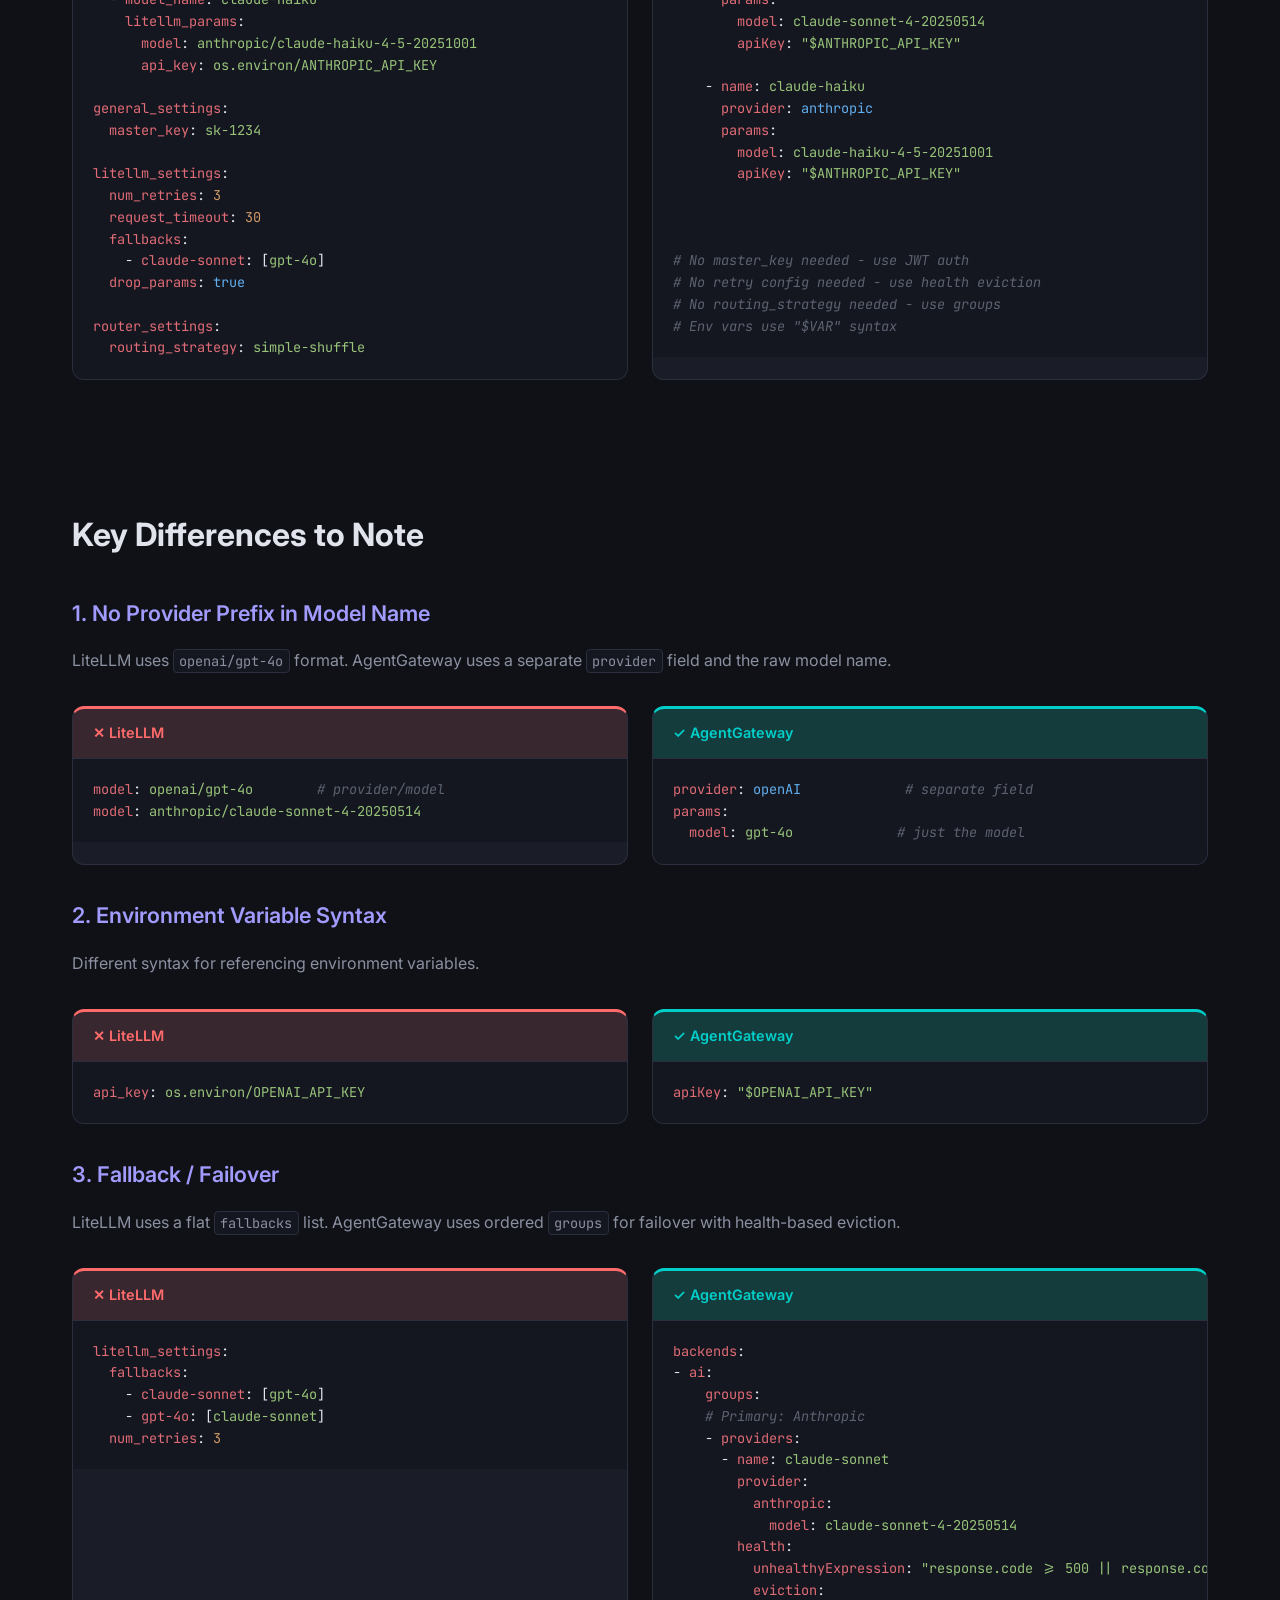
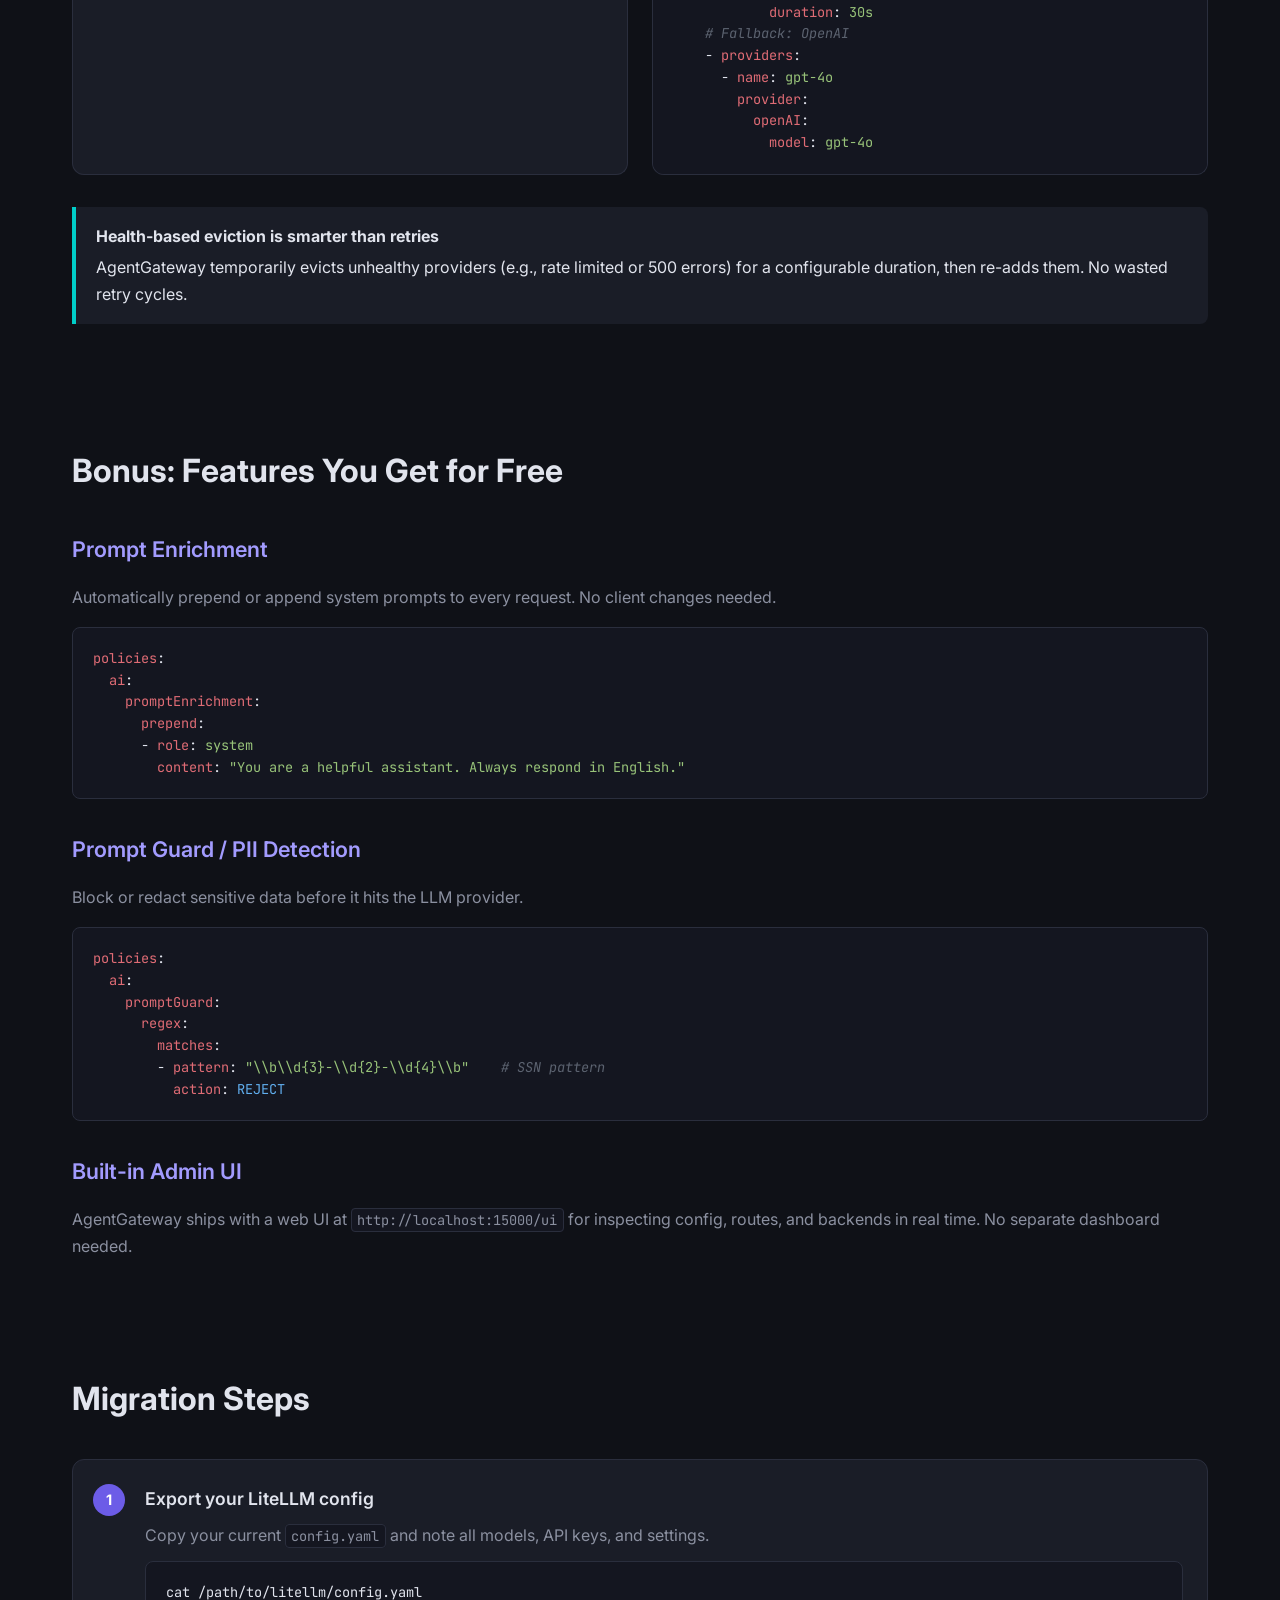
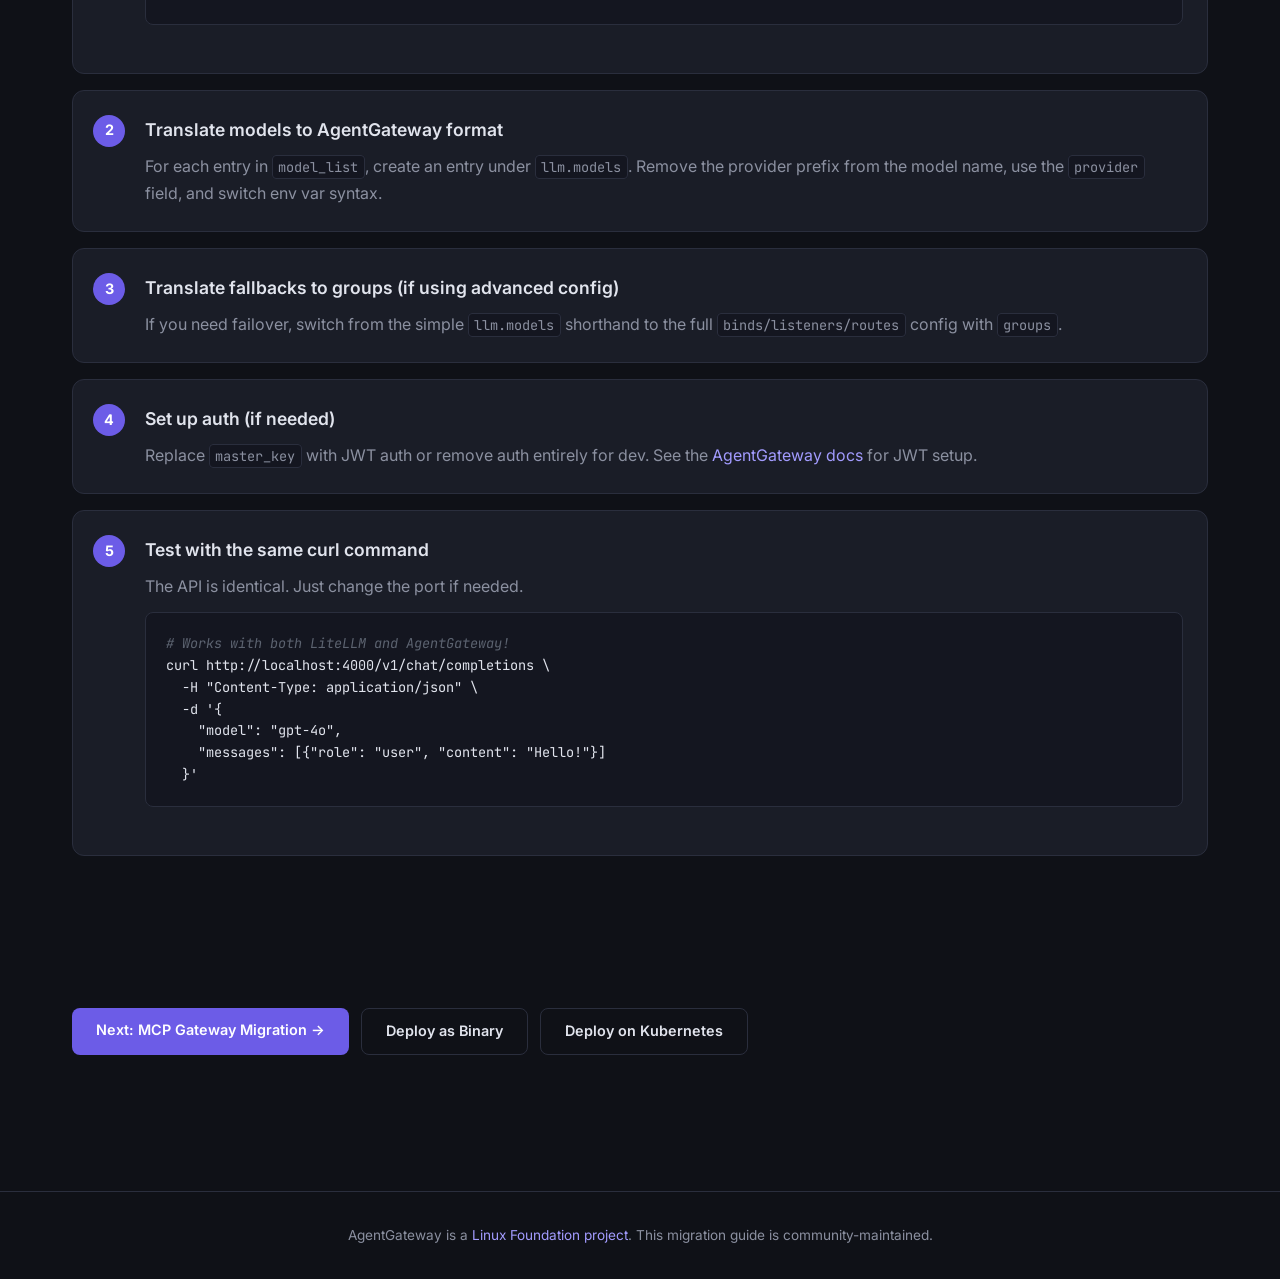
<file: llm-gateway.html>
<!DOCTYPE html>
<html lang="en">
<head>
  <meta charset="UTF-8">
  <meta name="viewport" content="width=device-width, initial-scale=1.0">
  <title>LLM Gateway Migration - LiteLLM to AgentGateway</title>
  <link rel="stylesheet" href="css/style.css">
  <link href="https://fonts.googleapis.com/css2?family=Inter:wght@400;500;600;700;800&family=JetBrains+Mono:wght@400;500&display=swap" rel="stylesheet">
</head>
<body>

<nav>
  <div class="nav-inner">
    <div class="logo"><span>&gt;_</span> Migrate to AgentGateway</div>
    <ul>
      <li><a href="index.html">Home</a></li>
      <li><a href="llm-gateway.html" class="active">LLM Gateway</a></li>
      <li><a href="mcp-gateway.html">MCP Gateway</a></li>
      <li><a href="kubernetes.html">Kubernetes</a></li>
      <li><a href="binary.html">Binary</a></li>
    </ul>
  </div>
</nav>

<div class="container">
  <div class="page-header">
    <h1>LLM Gateway Migration</h1>
    <p>Translate your LiteLLM proxy config to AgentGateway OSS. Same OpenAI-compatible API, different (better) config.</p>
  </div>

  <!-- Concept Mapping -->
  <section>
    <h2>Concept Mapping</h2>
    <p>Here's how LiteLLM concepts translate to AgentGateway:</p>

    <table>
      <thead>
        <tr>
          <th>LiteLLM</th>
          <th>AgentGateway</th>
          <th>Notes</th>
        </tr>
      </thead>
      <tbody>
        <tr>
          <td><code>model_list</code></td>
          <td><code>llm.models</code></td>
          <td>Top-level model definitions</td>
        </tr>
        <tr>
          <td><code>model_name</code></td>
          <td><code>name</code></td>
          <td>The name clients send in requests</td>
        </tr>
        <tr>
          <td><code>litellm_params.model</code></td>
          <td><code>params.model</code></td>
          <td>No provider prefix needed in AgentGateway</td>
        </tr>
        <tr>
          <td><code>litellm_params.api_key</code></td>
          <td><code>params.apiKey</code></td>
          <td><code>os.environ/VAR</code> becomes <code>"$VAR"</code></td>
        </tr>
        <tr>
          <td><code>fallbacks</code></td>
          <td><code>groups</code> (in advanced config)</td>
          <td>Groups tried in order; providers in a group are load-balanced</td>
        </tr>
        <tr>
          <td><code>routing_strategy</code></td>
          <td>Multiple providers in a <code>group</code></td>
          <td>Load balancing across providers within the same group</td>
        </tr>
        <tr>
          <td><code>master_key</code></td>
          <td><code>jwtAuth</code> / policy</td>
          <td>JWT-based auth replaces simple API keys</td>
        </tr>
        <tr>
          <td><code>num_retries</code></td>
          <td><code>health.eviction</code></td>
          <td>Health-based eviction replaces retry counting</td>
        </tr>
      </tbody>
    </table>
  </section>

  <!-- Side-by-side: Basic -->
  <section>
    <h2>Basic Config: Side by Side</h2>
    <p>A typical LiteLLM setup with OpenAI and Anthropic models, and its AgentGateway equivalent.</p>

    <div class="comparison">
      <div class="panel from">
        <div class="panel-header">&#10005; LiteLLM &mdash; config.yaml</div>
<pre><span class="cmt"># LiteLLM Proxy Configuration</span>

<span class="key">model_list</span>:
  - <span class="key">model_name</span>: <span class="str">gpt-4o</span>
    <span class="key">litellm_params</span>:
      <span class="key">model</span>: <span class="str">openai/gpt-4o</span>
      <span class="key">api_key</span>: <span class="str">os.environ/OPENAI_API_KEY</span>

  - <span class="key">model_name</span>: <span class="str">gpt-4o-mini</span>
    <span class="key">litellm_params</span>:
      <span class="key">model</span>: <span class="str">openai/gpt-4o-mini</span>
      <span class="key">api_key</span>: <span class="str">os.environ/OPENAI_API_KEY</span>

  - <span class="key">model_name</span>: <span class="str">claude-sonnet</span>
    <span class="key">litellm_params</span>:
      <span class="key">model</span>: <span class="str">anthropic/claude-sonnet-4-20250514</span>
      <span class="key">api_key</span>: <span class="str">os.environ/ANTHROPIC_API_KEY</span>

  - <span class="key">model_name</span>: <span class="str">claude-haiku</span>
    <span class="key">litellm_params</span>:
      <span class="key">model</span>: <span class="str">anthropic/claude-haiku-4-5-20251001</span>
      <span class="key">api_key</span>: <span class="str">os.environ/ANTHROPIC_API_KEY</span>

<span class="key">general_settings</span>:
  <span class="key">master_key</span>: <span class="str">sk-1234</span>

<span class="key">litellm_settings</span>:
  <span class="key">num_retries</span>: <span class="num">3</span>
  <span class="key">request_timeout</span>: <span class="num">30</span>
  <span class="key">fallbacks</span>:
    - <span class="key">claude-sonnet</span>: [<span class="str">gpt-4o</span>]
  <span class="key">drop_params</span>: <span class="val">true</span>

<span class="key">router_settings</span>:
  <span class="key">routing_strategy</span>: <span class="str">simple-shuffle</span></pre>
      </div>

      <div class="panel to">
        <div class="panel-header">&#10003; AgentGateway &mdash; config.yaml</div>
<pre><span class="cmt"># AgentGateway LLM Gateway</span>

<span class="key">llm</span>:
  <span class="key">models</span>:
    - <span class="key">name</span>: <span class="str">gpt-4o</span>
      <span class="key">provider</span>: <span class="val">openAI</span>
      <span class="key">params</span>:
        <span class="key">model</span>: <span class="str">gpt-4o</span>
        <span class="key">apiKey</span>: <span class="str">"$OPENAI_API_KEY"</span>

    - <span class="key">name</span>: <span class="str">gpt-4o-mini</span>
      <span class="key">provider</span>: <span class="val">openAI</span>
      <span class="key">params</span>:
        <span class="key">model</span>: <span class="str">gpt-4o-mini</span>
        <span class="key">apiKey</span>: <span class="str">"$OPENAI_API_KEY"</span>

    - <span class="key">name</span>: <span class="str">claude-sonnet</span>
      <span class="key">provider</span>: <span class="val">anthropic</span>
      <span class="key">params</span>:
        <span class="key">model</span>: <span class="str">claude-sonnet-4-20250514</span>
        <span class="key">apiKey</span>: <span class="str">"$ANTHROPIC_API_KEY"</span>

    - <span class="key">name</span>: <span class="str">claude-haiku</span>
      <span class="key">provider</span>: <span class="val">anthropic</span>
      <span class="key">params</span>:
        <span class="key">model</span>: <span class="str">claude-haiku-4-5-20251001</span>
        <span class="key">apiKey</span>: <span class="str">"$ANTHROPIC_API_KEY"</span>



<span class="cmt"># No master_key needed - use JWT auth
# No retry config needed - use health eviction
# No routing_strategy needed - use groups
# Env vars use "$VAR" syntax</span></pre>
      </div>
    </div>
  </section>

  <!-- Key Differences -->
  <section>
    <h2>Key Differences to Note</h2>

    <h3>1. No Provider Prefix in Model Name</h3>
    <p>LiteLLM uses <code>openai/gpt-4o</code> format. AgentGateway uses a separate <code>provider</code> field and the raw model name.</p>

    <div class="comparison">
      <div class="panel from">
        <div class="panel-header">&#10005; LiteLLM</div>
<pre><span class="key">model</span>: <span class="str">openai/gpt-4o</span>        <span class="cmt"># provider/model</span>
<span class="key">model</span>: <span class="str">anthropic/claude-sonnet-4-20250514</span></pre>
      </div>
      <div class="panel to">
        <div class="panel-header">&#10003; AgentGateway</div>
<pre><span class="key">provider</span>: <span class="val">openAI</span>             <span class="cmt"># separate field</span>
<span class="key">params</span>:
  <span class="key">model</span>: <span class="str">gpt-4o</span>             <span class="cmt"># just the model</span></pre>
      </div>
    </div>

    <h3>2. Environment Variable Syntax</h3>
    <p>Different syntax for referencing environment variables.</p>

    <div class="comparison">
      <div class="panel from">
        <div class="panel-header">&#10005; LiteLLM</div>
<pre><span class="key">api_key</span>: <span class="str">os.environ/OPENAI_API_KEY</span></pre>
      </div>
      <div class="panel to">
        <div class="panel-header">&#10003; AgentGateway</div>
<pre><span class="key">apiKey</span>: <span class="str">"$OPENAI_API_KEY"</span></pre>
      </div>
    </div>

    <h3>3. Fallback / Failover</h3>
    <p>LiteLLM uses a flat <code>fallbacks</code> list. AgentGateway uses ordered <code>groups</code> for failover with health-based eviction.</p>

    <div class="comparison">
      <div class="panel from">
        <div class="panel-header">&#10005; LiteLLM</div>
<pre><span class="key">litellm_settings</span>:
  <span class="key">fallbacks</span>:
    - <span class="key">claude-sonnet</span>: [<span class="str">gpt-4o</span>]
    - <span class="key">gpt-4o</span>: [<span class="str">claude-sonnet</span>]
  <span class="key">num_retries</span>: <span class="num">3</span></pre>
      </div>
      <div class="panel to">
        <div class="panel-header">&#10003; AgentGateway</div>
<pre><span class="key">backends</span>:
- <span class="key">ai</span>:
    <span class="key">groups</span>:
    <span class="cmt"># Primary: Anthropic</span>
    - <span class="key">providers</span>:
      - <span class="key">name</span>: <span class="str">claude-sonnet</span>
        <span class="key">provider</span>:
          <span class="key">anthropic</span>:
            <span class="key">model</span>: <span class="str">claude-sonnet-4-20250514</span>
        <span class="key">health</span>:
          <span class="key">unhealthyExpression</span>: <span class="str">"response.code >= 500 || response.code == 429"</span>
          <span class="key">eviction</span>:
            <span class="key">duration</span>: <span class="str">30s</span>
    <span class="cmt"># Fallback: OpenAI</span>
    - <span class="key">providers</span>:
      - <span class="key">name</span>: <span class="str">gpt-4o</span>
        <span class="key">provider</span>:
          <span class="key">openAI</span>:
            <span class="key">model</span>: <span class="str">gpt-4o</span></pre>
      </div>
    </div>

    <div class="callout tip">
      <strong>Health-based eviction is smarter than retries</strong>
      AgentGateway temporarily evicts unhealthy providers (e.g., rate limited or 500 errors) for a configurable duration, then re-adds them. No wasted retry cycles.
    </div>
  </section>

  <!-- Advanced: Prompt Enrichment -->
  <section>
    <h2>Bonus: Features You Get for Free</h2>

    <h3>Prompt Enrichment</h3>
    <p>Automatically prepend or append system prompts to every request. No client changes needed.</p>
<pre><span class="key">policies</span>:
  <span class="key">ai</span>:
    <span class="key">promptEnrichment</span>:
      <span class="key">prepend</span>:
      - <span class="key">role</span>: <span class="str">system</span>
        <span class="key">content</span>: <span class="str">"You are a helpful assistant. Always respond in English."</span></pre>

    <h3>Prompt Guard / PII Detection</h3>
    <p>Block or redact sensitive data before it hits the LLM provider.</p>
<pre><span class="key">policies</span>:
  <span class="key">ai</span>:
    <span class="key">promptGuard</span>:
      <span class="key">regex</span>:
        <span class="key">matches</span>:
        - <span class="key">pattern</span>: <span class="str">"\\b\\d{3}-\\d{2}-\\d{4}\\b"</span>    <span class="cmt"># SSN pattern</span>
          <span class="key">action</span>: <span class="val">REJECT</span></pre>

    <h3>Built-in Admin UI</h3>
    <p>AgentGateway ships with a web UI at <code>http://localhost:15000/ui</code> for inspecting config, routes, and backends in real time. No separate dashboard needed.</p>
  </section>

  <!-- Step-by-step -->
  <section>
    <h2>Migration Steps</h2>

    <div class="steps">
      <div class="step">
        <h4>Export your LiteLLM config</h4>
        <p>Copy your current <code>config.yaml</code> and note all models, API keys, and settings.</p>
<pre>cat /path/to/litellm/config.yaml</pre>
      </div>

      <div class="step">
        <h4>Translate models to AgentGateway format</h4>
        <p>For each entry in <code>model_list</code>, create an entry under <code>llm.models</code>. Remove the provider prefix from the model name, use the <code>provider</code> field, and switch env var syntax.</p>
      </div>

      <div class="step">
        <h4>Translate fallbacks to groups (if using advanced config)</h4>
        <p>If you need failover, switch from the simple <code>llm.models</code> shorthand to the full <code>binds/listeners/routes</code> config with <code>groups</code>.</p>
      </div>

      <div class="step">
        <h4>Set up auth (if needed)</h4>
        <p>Replace <code>master_key</code> with JWT auth or remove auth entirely for dev. See the <a href="https://agentgateway.dev/docs/">AgentGateway docs</a> for JWT setup.</p>
      </div>

      <div class="step">
        <h4>Test with the same curl command</h4>
        <p>The API is identical. Just change the port if needed.</p>
<pre><span class="cmt"># Works with both LiteLLM and AgentGateway!</span>
curl http://localhost:4000/v1/chat/completions \
  -H "Content-Type: application/json" \
  -d '{
    "model": "gpt-4o",
    "messages": [{"role": "user", "content": "Hello!"}]
  }'</pre>
      </div>
    </div>
  </section>

  <section>
    <div class="btn-group">
      <a href="mcp-gateway.html" class="btn btn-primary">Next: MCP Gateway Migration &rarr;</a>
      <a href="binary.html" class="btn btn-outline">Deploy as Binary</a>
      <a href="kubernetes.html" class="btn btn-outline">Deploy on Kubernetes</a>
    </div>
  </section>
</div>

<footer>
  <p>AgentGateway is a <a href="https://agentgateway.dev">Linux Foundation project</a>. This migration guide is community-maintained.</p>
</footer>

</body>
</html>
</file>
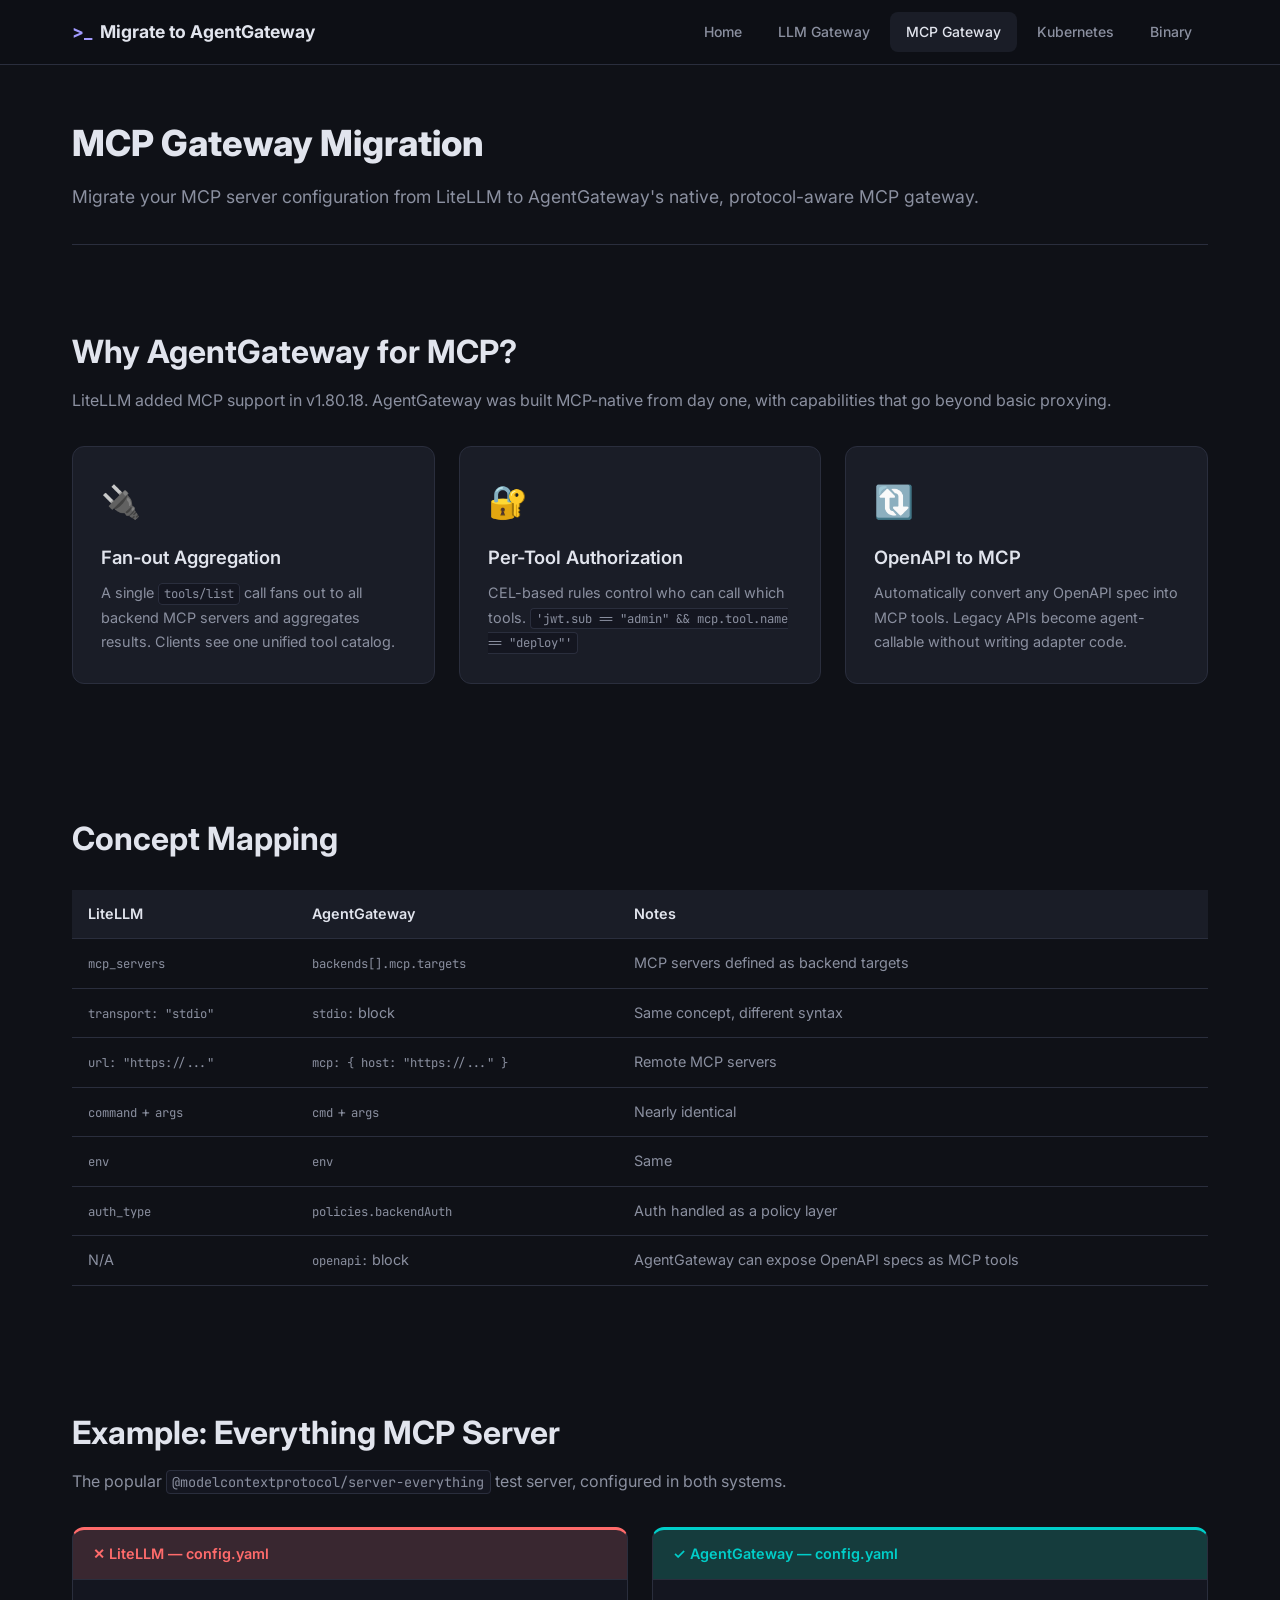
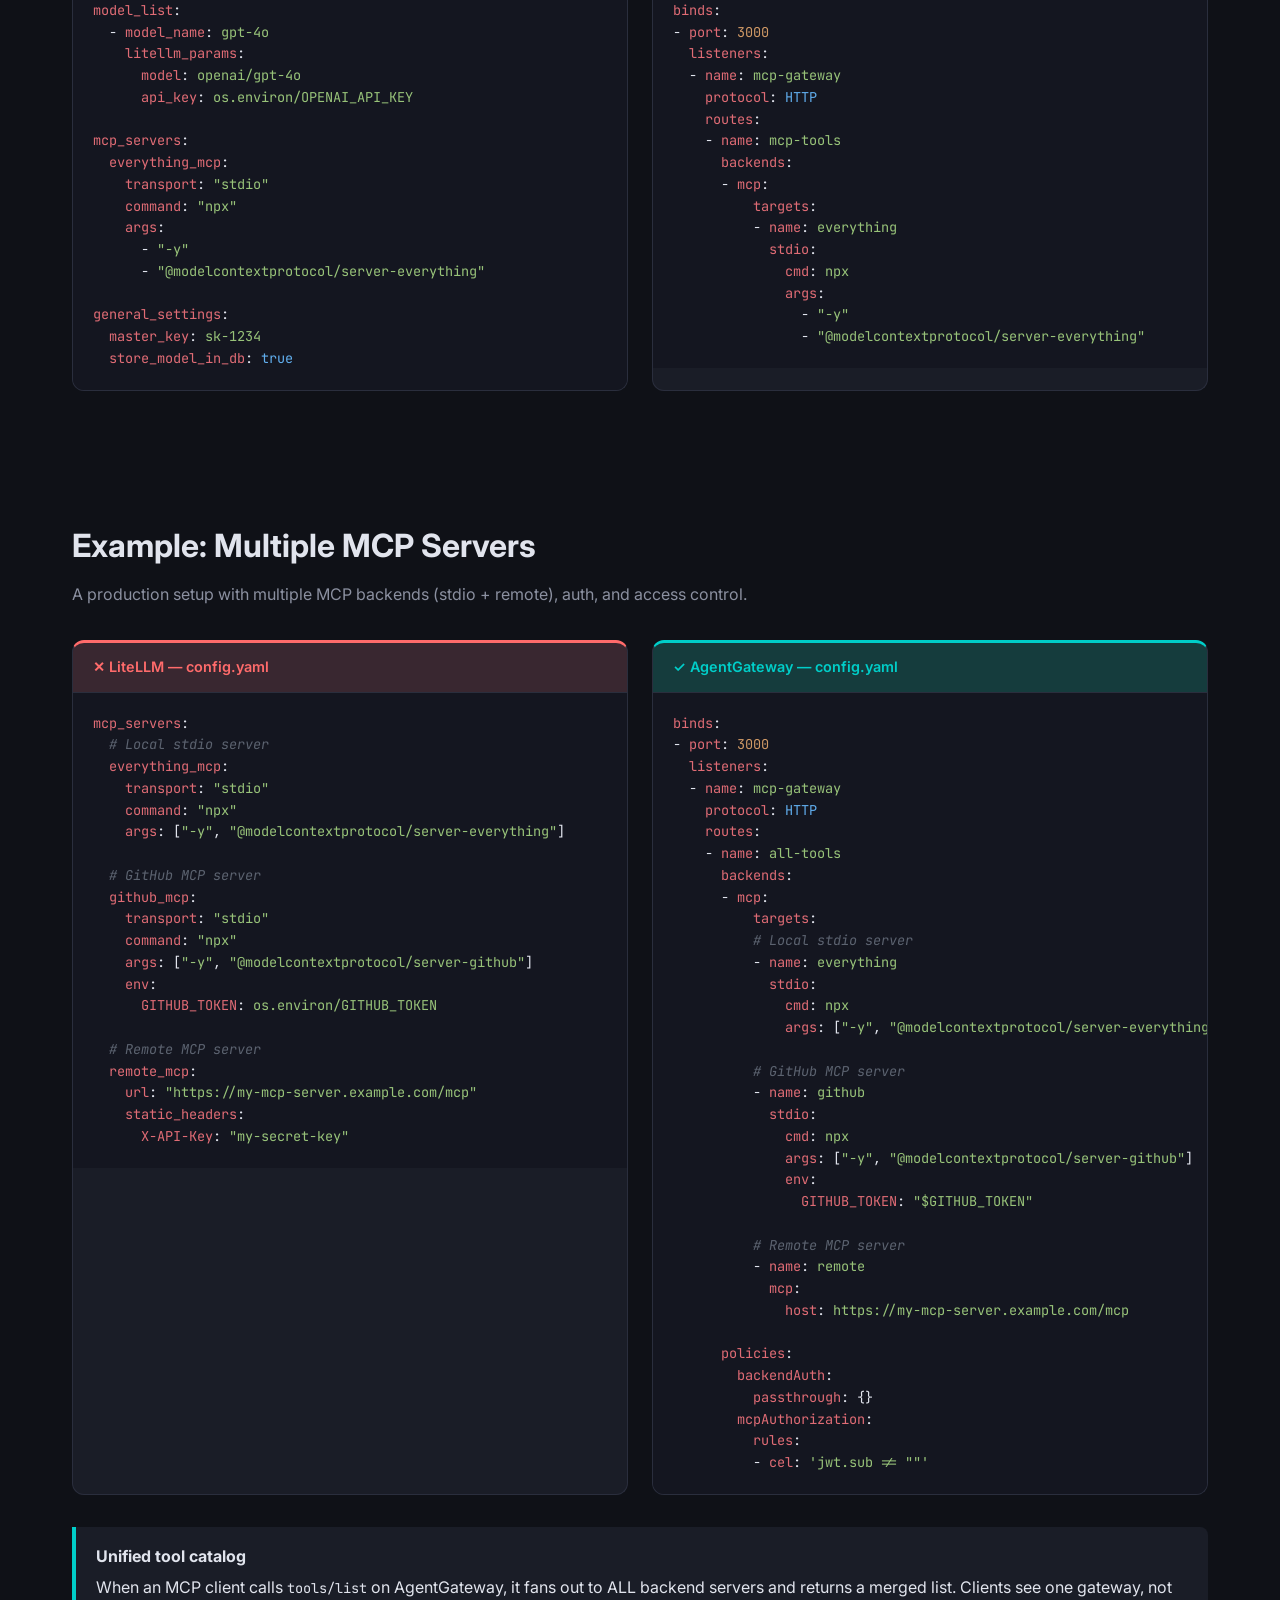
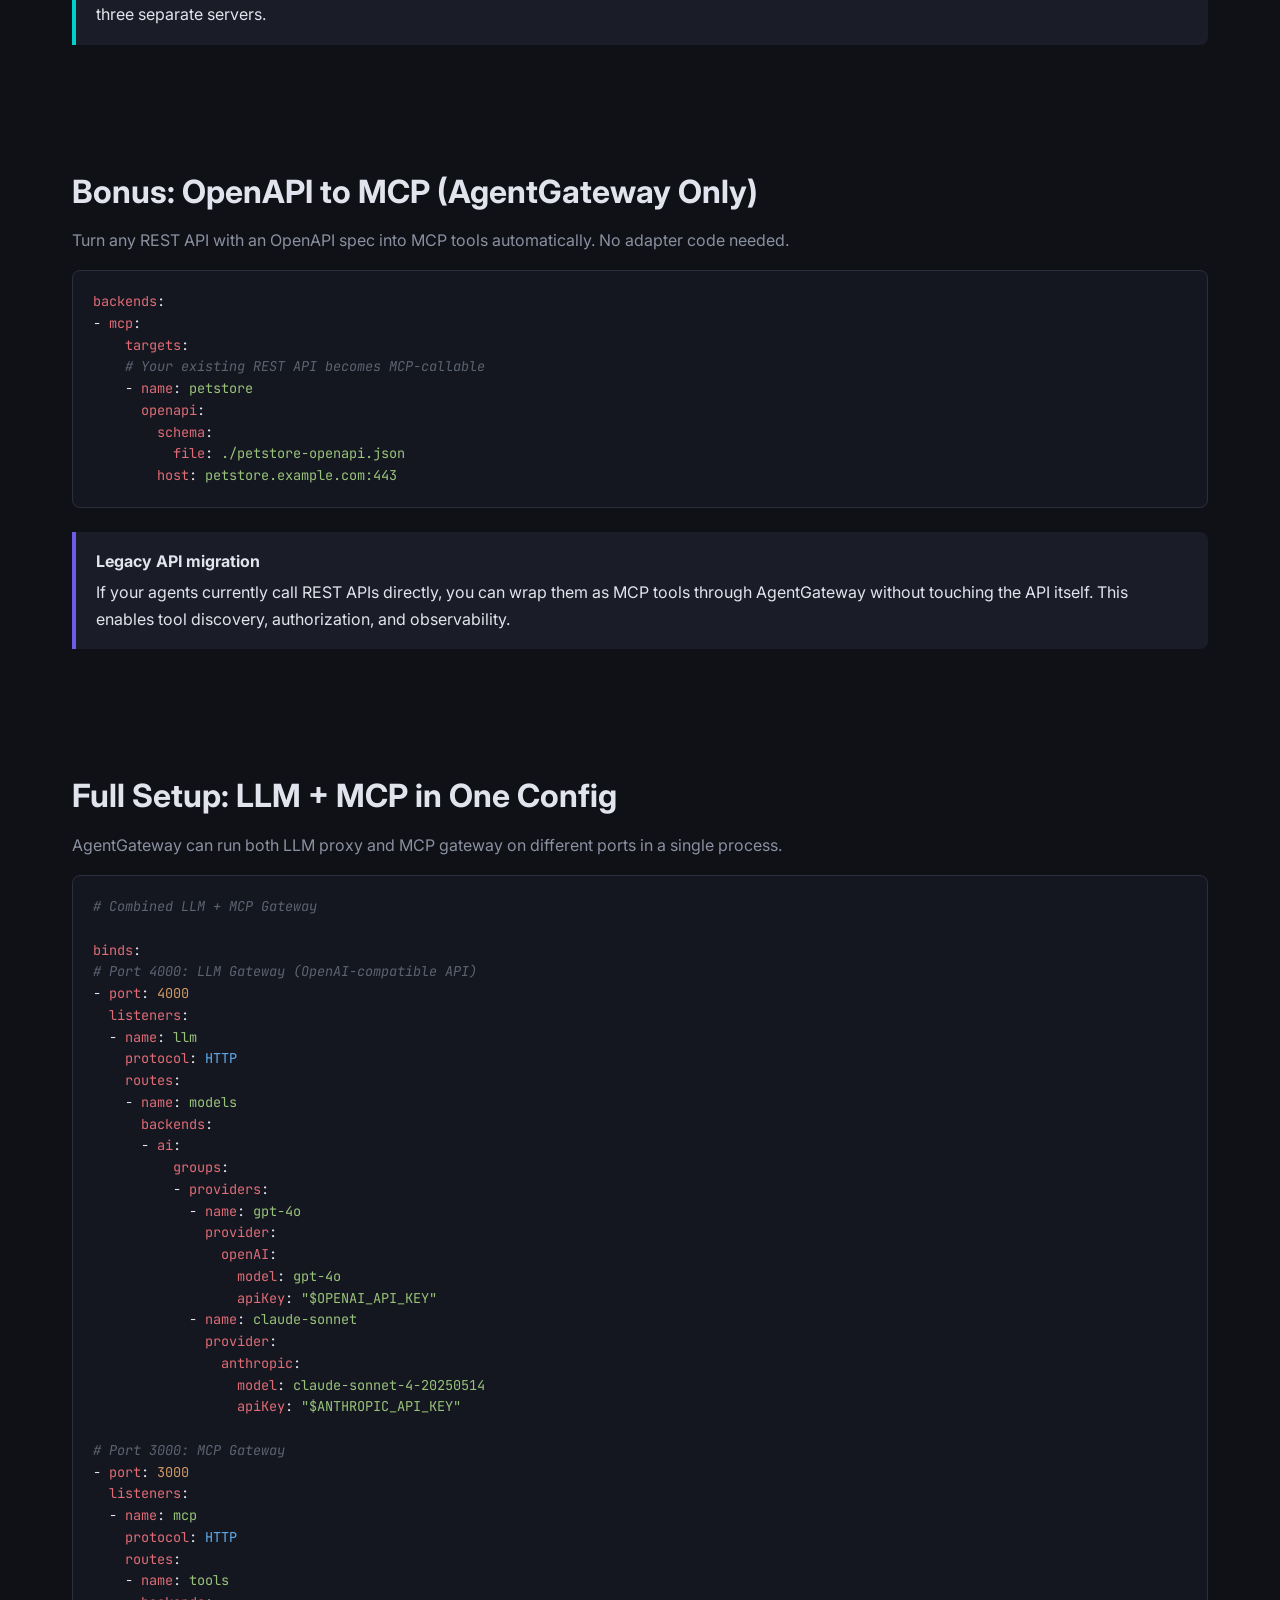
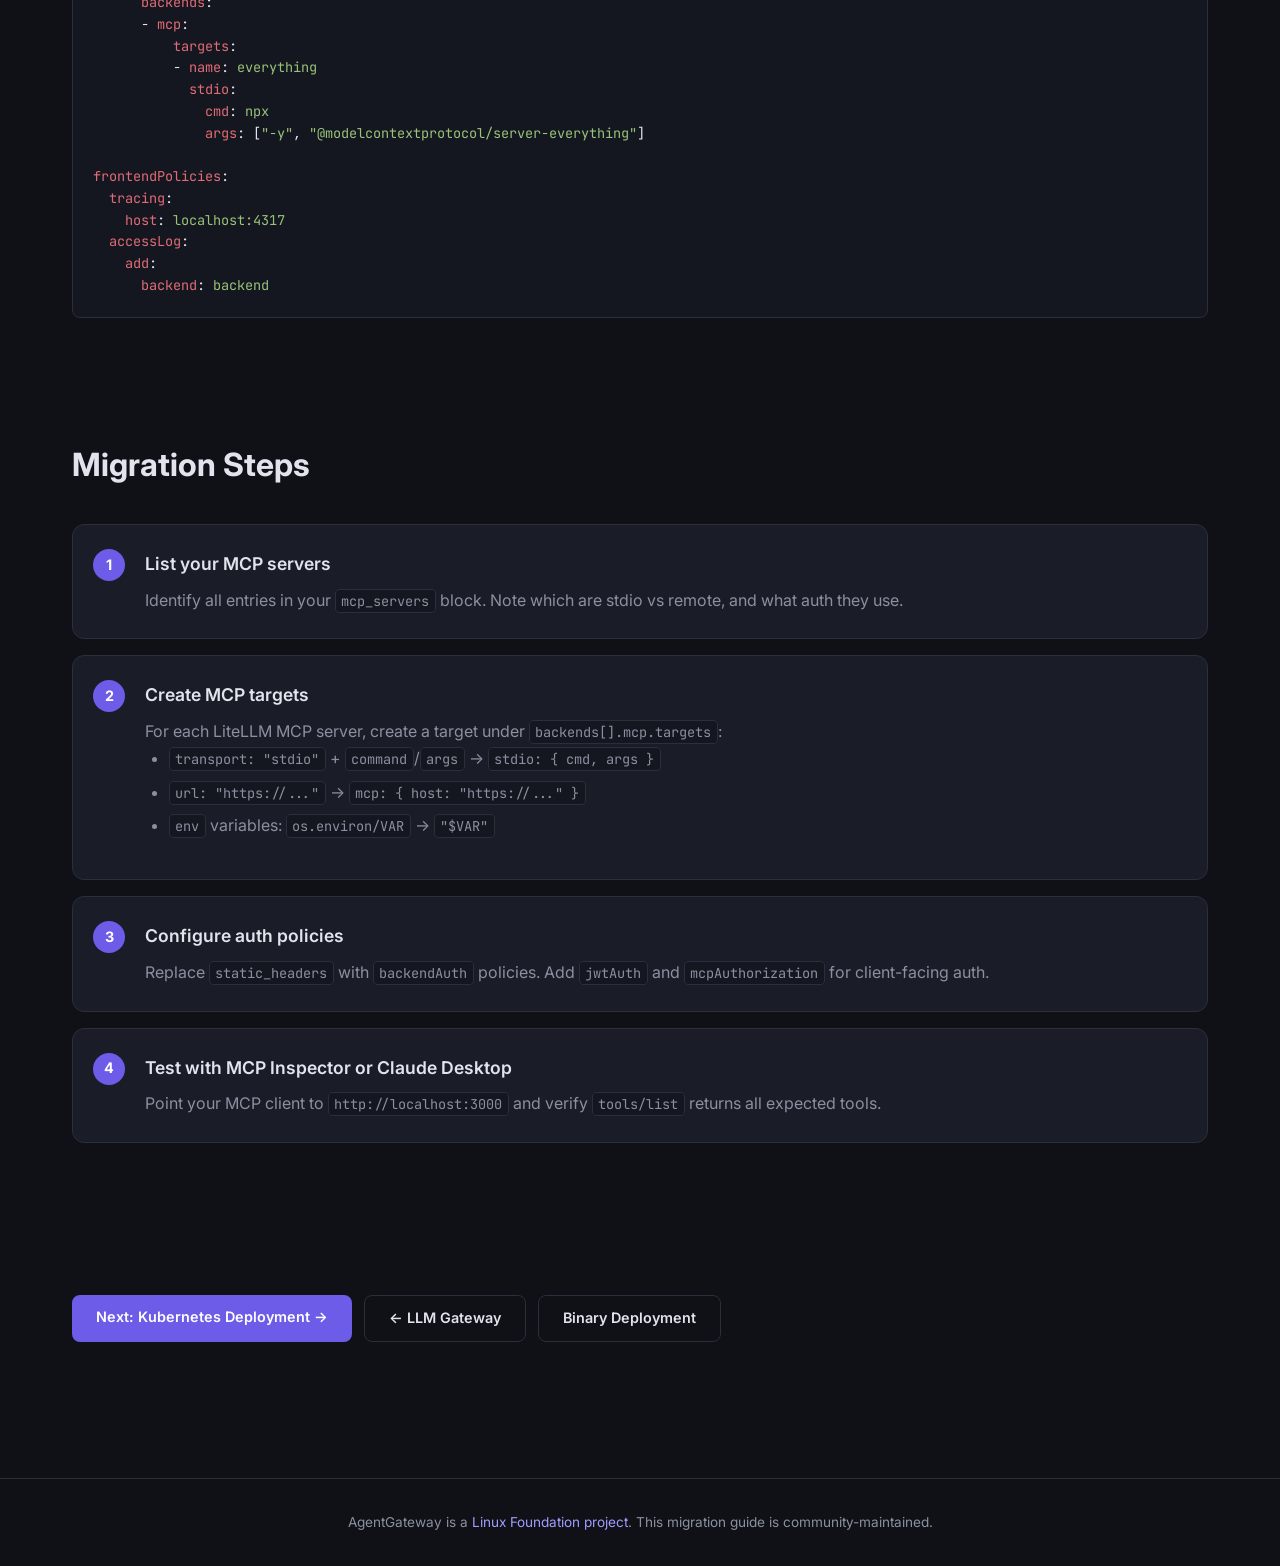
<file: mcp-gateway.html>
<!DOCTYPE html>
<html lang="en">
<head>
  <meta charset="UTF-8">
  <meta name="viewport" content="width=device-width, initial-scale=1.0">
  <title>MCP Gateway Migration - LiteLLM to AgentGateway</title>
  <link rel="stylesheet" href="css/style.css">
  <link href="https://fonts.googleapis.com/css2?family=Inter:wght@400;500;600;700;800&family=JetBrains+Mono:wght@400;500&display=swap" rel="stylesheet">
</head>
<body>

<nav>
  <div class="nav-inner">
    <div class="logo"><span>&gt;_</span> Migrate to AgentGateway</div>
    <ul>
      <li><a href="index.html">Home</a></li>
      <li><a href="llm-gateway.html">LLM Gateway</a></li>
      <li><a href="mcp-gateway.html" class="active">MCP Gateway</a></li>
      <li><a href="kubernetes.html">Kubernetes</a></li>
      <li><a href="binary.html">Binary</a></li>
    </ul>
  </div>
</nav>

<div class="container">
  <div class="page-header">
    <h1>MCP Gateway Migration</h1>
    <p>Migrate your MCP server configuration from LiteLLM to AgentGateway's native, protocol-aware MCP gateway.</p>
  </div>

  <!-- Why AgentGateway for MCP -->
  <section>
    <h2>Why AgentGateway for MCP?</h2>
    <p>LiteLLM added MCP support in v1.80.18. AgentGateway was built MCP-native from day one, with capabilities that go beyond basic proxying.</p>

    <div class="cards">
      <div class="card">
        <span class="icon">&#128268;</span>
        <h3>Fan-out Aggregation</h3>
        <p>A single <code>tools/list</code> call fans out to all backend MCP servers and aggregates results. Clients see one unified tool catalog.</p>
      </div>
      <div class="card">
        <span class="icon">&#128272;</span>
        <h3>Per-Tool Authorization</h3>
        <p>CEL-based rules control who can call which tools. <code>'jwt.sub == "admin" && mcp.tool.name == "deploy"'</code></p>
      </div>
      <div class="card">
        <span class="icon">&#128259;</span>
        <h3>OpenAPI to MCP</h3>
        <p>Automatically convert any OpenAPI spec into MCP tools. Legacy APIs become agent-callable without writing adapter code.</p>
      </div>
    </div>
  </section>

  <!-- Concept Mapping -->
  <section>
    <h2>Concept Mapping</h2>

    <table>
      <thead>
        <tr>
          <th>LiteLLM</th>
          <th>AgentGateway</th>
          <th>Notes</th>
        </tr>
      </thead>
      <tbody>
        <tr>
          <td><code>mcp_servers</code></td>
          <td><code>backends[].mcp.targets</code></td>
          <td>MCP servers defined as backend targets</td>
        </tr>
        <tr>
          <td><code>transport: "stdio"</code></td>
          <td><code>stdio:</code> block</td>
          <td>Same concept, different syntax</td>
        </tr>
        <tr>
          <td><code>url: "https://..."</code></td>
          <td><code>mcp: { host: "https://..." }</code></td>
          <td>Remote MCP servers</td>
        </tr>
        <tr>
          <td><code>command</code> + <code>args</code></td>
          <td><code>cmd</code> + <code>args</code></td>
          <td>Nearly identical</td>
        </tr>
        <tr>
          <td><code>env</code></td>
          <td><code>env</code></td>
          <td>Same</td>
        </tr>
        <tr>
          <td><code>auth_type</code></td>
          <td><code>policies.backendAuth</code></td>
          <td>Auth handled as a policy layer</td>
        </tr>
        <tr>
          <td>N/A</td>
          <td><code>openapi:</code> block</td>
          <td>AgentGateway can expose OpenAPI specs as MCP tools</td>
        </tr>
      </tbody>
    </table>
  </section>

  <!-- Side-by-side: MCP Everything Server -->
  <section>
    <h2>Example: Everything MCP Server</h2>
    <p>The popular <code>@modelcontextprotocol/server-everything</code> test server, configured in both systems.</p>

    <div class="comparison">
      <div class="panel from">
        <div class="panel-header">&#10005; LiteLLM &mdash; config.yaml</div>
<pre><span class="key">model_list</span>:
  - <span class="key">model_name</span>: <span class="str">gpt-4o</span>
    <span class="key">litellm_params</span>:
      <span class="key">model</span>: <span class="str">openai/gpt-4o</span>
      <span class="key">api_key</span>: <span class="str">os.environ/OPENAI_API_KEY</span>

<span class="key">mcp_servers</span>:
  <span class="key">everything_mcp</span>:
    <span class="key">transport</span>: <span class="str">"stdio"</span>
    <span class="key">command</span>: <span class="str">"npx"</span>
    <span class="key">args</span>:
      - <span class="str">"-y"</span>
      - <span class="str">"@modelcontextprotocol/server-everything"</span>

<span class="key">general_settings</span>:
  <span class="key">master_key</span>: <span class="str">sk-1234</span>
  <span class="key">store_model_in_db</span>: <span class="val">true</span></pre>
      </div>

      <div class="panel to">
        <div class="panel-header">&#10003; AgentGateway &mdash; config.yaml</div>
<pre><span class="key">binds</span>:
- <span class="key">port</span>: <span class="num">3000</span>
  <span class="key">listeners</span>:
  - <span class="key">name</span>: <span class="str">mcp-gateway</span>
    <span class="key">protocol</span>: <span class="val">HTTP</span>
    <span class="key">routes</span>:
    - <span class="key">name</span>: <span class="str">mcp-tools</span>
      <span class="key">backends</span>:
      - <span class="key">mcp</span>:
          <span class="key">targets</span>:
          - <span class="key">name</span>: <span class="str">everything</span>
            <span class="key">stdio</span>:
              <span class="key">cmd</span>: <span class="str">npx</span>
              <span class="key">args</span>:
                - <span class="str">"-y"</span>
                - <span class="str">"@modelcontextprotocol/server-everything"</span></pre>
      </div>
    </div>
  </section>

  <!-- Multi-server setup -->
  <section>
    <h2>Example: Multiple MCP Servers</h2>
    <p>A production setup with multiple MCP backends (stdio + remote), auth, and access control.</p>

    <div class="comparison">
      <div class="panel from">
        <div class="panel-header">&#10005; LiteLLM &mdash; config.yaml</div>
<pre><span class="key">mcp_servers</span>:
  <span class="cmt"># Local stdio server</span>
  <span class="key">everything_mcp</span>:
    <span class="key">transport</span>: <span class="str">"stdio"</span>
    <span class="key">command</span>: <span class="str">"npx"</span>
    <span class="key">args</span>: [<span class="str">"-y"</span>, <span class="str">"@modelcontextprotocol/server-everything"</span>]

  <span class="cmt"># GitHub MCP server</span>
  <span class="key">github_mcp</span>:
    <span class="key">transport</span>: <span class="str">"stdio"</span>
    <span class="key">command</span>: <span class="str">"npx"</span>
    <span class="key">args</span>: [<span class="str">"-y"</span>, <span class="str">"@modelcontextprotocol/server-github"</span>]
    <span class="key">env</span>:
      <span class="key">GITHUB_TOKEN</span>: <span class="str">os.environ/GITHUB_TOKEN</span>

  <span class="cmt"># Remote MCP server</span>
  <span class="key">remote_mcp</span>:
    <span class="key">url</span>: <span class="str">"https://my-mcp-server.example.com/mcp"</span>
    <span class="key">static_headers</span>:
      <span class="key">X-API-Key</span>: <span class="str">"my-secret-key"</span></pre>
      </div>

      <div class="panel to">
        <div class="panel-header">&#10003; AgentGateway &mdash; config.yaml</div>
<pre><span class="key">binds</span>:
- <span class="key">port</span>: <span class="num">3000</span>
  <span class="key">listeners</span>:
  - <span class="key">name</span>: <span class="str">mcp-gateway</span>
    <span class="key">protocol</span>: <span class="val">HTTP</span>
    <span class="key">routes</span>:
    - <span class="key">name</span>: <span class="str">all-tools</span>
      <span class="key">backends</span>:
      - <span class="key">mcp</span>:
          <span class="key">targets</span>:
          <span class="cmt"># Local stdio server</span>
          - <span class="key">name</span>: <span class="str">everything</span>
            <span class="key">stdio</span>:
              <span class="key">cmd</span>: <span class="str">npx</span>
              <span class="key">args</span>: [<span class="str">"-y"</span>, <span class="str">"@modelcontextprotocol/server-everything"</span>]

          <span class="cmt"># GitHub MCP server</span>
          - <span class="key">name</span>: <span class="str">github</span>
            <span class="key">stdio</span>:
              <span class="key">cmd</span>: <span class="str">npx</span>
              <span class="key">args</span>: [<span class="str">"-y"</span>, <span class="str">"@modelcontextprotocol/server-github"</span>]
              <span class="key">env</span>:
                <span class="key">GITHUB_TOKEN</span>: <span class="str">"$GITHUB_TOKEN"</span>

          <span class="cmt"># Remote MCP server</span>
          - <span class="key">name</span>: <span class="str">remote</span>
            <span class="key">mcp</span>:
              <span class="key">host</span>: <span class="str">https://my-mcp-server.example.com/mcp</span>

      <span class="key">policies</span>:
        <span class="key">backendAuth</span>:
          <span class="key">passthrough</span>: {}
        <span class="key">mcpAuthorization</span>:
          <span class="key">rules</span>:
          - <span class="key">cel</span>: <span class="str">'jwt.sub != ""'</span></pre>
      </div>
    </div>

    <div class="callout tip">
      <strong>Unified tool catalog</strong>
      When an MCP client calls <code>tools/list</code> on AgentGateway, it fans out to ALL backend servers and returns a merged list. Clients see one gateway, not three separate servers.
    </div>
  </section>

  <!-- OpenAPI to MCP -->
  <section>
    <h2>Bonus: OpenAPI to MCP (AgentGateway Only)</h2>
    <p>Turn any REST API with an OpenAPI spec into MCP tools automatically. No adapter code needed.</p>

<pre><span class="key">backends</span>:
- <span class="key">mcp</span>:
    <span class="key">targets</span>:
    <span class="cmt"># Your existing REST API becomes MCP-callable</span>
    - <span class="key">name</span>: <span class="str">petstore</span>
      <span class="key">openapi</span>:
        <span class="key">schema</span>:
          <span class="key">file</span>: <span class="str">./petstore-openapi.json</span>
        <span class="key">host</span>: <span class="str">petstore.example.com:443</span></pre>

    <div class="callout">
      <strong>Legacy API migration</strong>
      If your agents currently call REST APIs directly, you can wrap them as MCP tools through AgentGateway without touching the API itself. This enables tool discovery, authorization, and observability.
    </div>
  </section>

  <!-- Combined LLM + MCP -->
  <section>
    <h2>Full Setup: LLM + MCP in One Config</h2>
    <p>AgentGateway can run both LLM proxy and MCP gateway on different ports in a single process.</p>

<pre><span class="cmt"># Combined LLM + MCP Gateway</span>

<span class="key">binds</span>:
<span class="cmt"># Port 4000: LLM Gateway (OpenAI-compatible API)</span>
- <span class="key">port</span>: <span class="num">4000</span>
  <span class="key">listeners</span>:
  - <span class="key">name</span>: <span class="str">llm</span>
    <span class="key">protocol</span>: <span class="val">HTTP</span>
    <span class="key">routes</span>:
    - <span class="key">name</span>: <span class="str">models</span>
      <span class="key">backends</span>:
      - <span class="key">ai</span>:
          <span class="key">groups</span>:
          - <span class="key">providers</span>:
            - <span class="key">name</span>: <span class="str">gpt-4o</span>
              <span class="key">provider</span>:
                <span class="key">openAI</span>:
                  <span class="key">model</span>: <span class="str">gpt-4o</span>
                  <span class="key">apiKey</span>: <span class="str">"$OPENAI_API_KEY"</span>
            - <span class="key">name</span>: <span class="str">claude-sonnet</span>
              <span class="key">provider</span>:
                <span class="key">anthropic</span>:
                  <span class="key">model</span>: <span class="str">claude-sonnet-4-20250514</span>
                  <span class="key">apiKey</span>: <span class="str">"$ANTHROPIC_API_KEY"</span>

<span class="cmt"># Port 3000: MCP Gateway</span>
- <span class="key">port</span>: <span class="num">3000</span>
  <span class="key">listeners</span>:
  - <span class="key">name</span>: <span class="str">mcp</span>
    <span class="key">protocol</span>: <span class="val">HTTP</span>
    <span class="key">routes</span>:
    - <span class="key">name</span>: <span class="str">tools</span>
      <span class="key">backends</span>:
      - <span class="key">mcp</span>:
          <span class="key">targets</span>:
          - <span class="key">name</span>: <span class="str">everything</span>
            <span class="key">stdio</span>:
              <span class="key">cmd</span>: <span class="str">npx</span>
              <span class="key">args</span>: [<span class="str">"-y"</span>, <span class="str">"@modelcontextprotocol/server-everything"</span>]

<span class="key">frontendPolicies</span>:
  <span class="key">tracing</span>:
    <span class="key">host</span>: <span class="str">localhost:4317</span>
  <span class="key">accessLog</span>:
    <span class="key">add</span>:
      <span class="key">backend</span>: <span class="str">backend</span></pre>
  </section>

  <!-- Migration Steps -->
  <section>
    <h2>Migration Steps</h2>

    <div class="steps">
      <div class="step">
        <h4>List your MCP servers</h4>
        <p>Identify all entries in your <code>mcp_servers</code> block. Note which are stdio vs remote, and what auth they use.</p>
      </div>

      <div class="step">
        <h4>Create MCP targets</h4>
        <p>For each LiteLLM MCP server, create a target under <code>backends[].mcp.targets</code>:</p>
        <ul>
          <li><code>transport: "stdio"</code> + <code>command</code>/<code>args</code> &rarr; <code>stdio: { cmd, args }</code></li>
          <li><code>url: "https://..."</code> &rarr; <code>mcp: { host: "https://..." }</code></li>
          <li><code>env</code> variables: <code>os.environ/VAR</code> &rarr; <code>"$VAR"</code></li>
        </ul>
      </div>

      <div class="step">
        <h4>Configure auth policies</h4>
        <p>Replace <code>static_headers</code> with <code>backendAuth</code> policies. Add <code>jwtAuth</code> and <code>mcpAuthorization</code> for client-facing auth.</p>
      </div>

      <div class="step">
        <h4>Test with MCP Inspector or Claude Desktop</h4>
        <p>Point your MCP client to <code>http://localhost:3000</code> and verify <code>tools/list</code> returns all expected tools.</p>
      </div>
    </div>
  </section>

  <section>
    <div class="btn-group">
      <a href="kubernetes.html" class="btn btn-primary">Next: Kubernetes Deployment &rarr;</a>
      <a href="llm-gateway.html" class="btn btn-outline">&larr; LLM Gateway</a>
      <a href="binary.html" class="btn btn-outline">Binary Deployment</a>
    </div>
  </section>
</div>

<footer>
  <p>AgentGateway is a <a href="https://agentgateway.dev">Linux Foundation project</a>. This migration guide is community-maintained.</p>
</footer>

</body>
</html>
</file>
<file: css/style.css>
/* === Reset & Base === */
*, *::before, *::after { box-sizing: border-box; margin: 0; padding: 0; }

:root {
  --bg: #0f1117;
  --surface: #1a1d27;
  --surface-hover: #222633;
  --border: #2a2e3d;
  --text: #e1e4ed;
  --text-muted: #8b90a0;
  --accent: #6c5ce7;
  --accent-light: #a29bfe;
  --green: #00cec9;
  --green-dim: #00b89433;
  --red: #ff6b6b;
  --red-dim: #ff6b6b22;
  --orange: #fdcb6e;
  --orange-dim: #fdcb6e22;
  --code-bg: #141620;
  --nav-bg: #0d0f15;
  --font: 'Inter', -apple-system, BlinkMacSystemFont, 'Segoe UI', sans-serif;
  --mono: 'JetBrains Mono', 'Fira Code', 'Cascadia Code', monospace;
}

html { scroll-behavior: smooth; }

body {
  font-family: var(--font);
  background: var(--bg);
  color: var(--text);
  line-height: 1.7;
  font-size: 16px;
}

a { color: var(--accent-light); text-decoration: none; transition: color .2s; }
a:hover { color: var(--green); }

/* === Navigation === */
nav {
  position: sticky;
  top: 0;
  z-index: 100;
  background: var(--nav-bg);
  border-bottom: 1px solid var(--border);
  backdrop-filter: blur(12px);
}

nav .nav-inner {
  max-width: 1200px;
  margin: 0 auto;
  display: flex;
  align-items: center;
  justify-content: space-between;
  padding: .75rem 2rem;
}

nav .logo {
  font-weight: 700;
  font-size: 1.1rem;
  color: var(--text);
  display: flex;
  align-items: center;
  gap: .5rem;
}

nav .logo span { color: var(--accent-light); }

nav ul {
  list-style: none;
  display: flex;
  gap: .25rem;
}

nav ul li a {
  display: block;
  padding: .5rem 1rem;
  border-radius: 8px;
  color: var(--text-muted);
  font-size: .875rem;
  font-weight: 500;
  transition: all .2s;
}

nav ul li a:hover,
nav ul li a.active {
  color: var(--text);
  background: var(--surface);
}

/* === Hero === */
.hero {
  text-align: center;
  padding: 5rem 2rem 4rem;
  background: radial-gradient(ellipse at 50% 0%, #6c5ce720 0%, transparent 70%);
}

.hero h1 {
  font-size: 3rem;
  font-weight: 800;
  line-height: 1.15;
  margin-bottom: 1rem;
  background: linear-gradient(135deg, var(--text) 0%, var(--accent-light) 50%, var(--green) 100%);
  -webkit-background-clip: text;
  -webkit-text-fill-color: transparent;
  background-clip: text;
}

.hero p {
  font-size: 1.2rem;
  color: var(--text-muted);
  max-width: 600px;
  margin: 0 auto 2rem;
}

.hero .badge {
  display: inline-block;
  padding: .35rem .9rem;
  border-radius: 20px;
  font-size: .8rem;
  font-weight: 600;
  margin-bottom: 1.5rem;
  background: var(--accent);
  color: #fff;
}

/* === Container === */
.container {
  max-width: 1200px;
  margin: 0 auto;
  padding: 0 2rem;
}

/* === Section === */
section {
  padding: 3rem 0;
}

section h2 {
  font-size: 2rem;
  font-weight: 700;
  margin-bottom: .5rem;
}

section h3 {
  font-size: 1.35rem;
  font-weight: 600;
  margin: 2rem 0 1rem;
  color: var(--accent-light);
}

section h4 {
  font-size: 1.1rem;
  font-weight: 600;
  margin: 1.5rem 0 .75rem;
}

section p {
  color: var(--text-muted);
  margin-bottom: 1rem;
}

section ul, section ol {
  color: var(--text-muted);
  margin-bottom: 1rem;
  padding-left: 1.5rem;
}

section li { margin-bottom: .4rem; }

/* === Cards grid === */
.cards {
  display: grid;
  grid-template-columns: repeat(auto-fit, minmax(280px, 1fr));
  gap: 1.5rem;
  margin: 2rem 0;
}

.card {
  background: var(--surface);
  border: 1px solid var(--border);
  border-radius: 12px;
  padding: 1.75rem;
  transition: all .2s;
}

.card:hover {
  border-color: var(--accent);
  background: var(--surface-hover);
  transform: translateY(-2px);
}

.card h3 {
  margin: 0 0 .5rem;
  font-size: 1.15rem;
  color: var(--text);
}

.card p {
  font-size: .9rem;
  margin: 0;
}

.card .icon {
  font-size: 2rem;
  margin-bottom: .75rem;
  display: block;
}

/* === Side-by-side comparison === */
.comparison {
  display: grid;
  grid-template-columns: 1fr 1fr;
  gap: 1.5rem;
  margin: 2rem 0;
}

.comparison .panel {
  background: var(--surface);
  border: 1px solid var(--border);
  border-radius: 12px;
  overflow: hidden;
}

.comparison .panel.from { border-top: 3px solid var(--red); }
.comparison .panel.to { border-top: 3px solid var(--green); }

.comparison .panel-header {
  padding: .75rem 1.25rem;
  font-weight: 600;
  font-size: .9rem;
  display: flex;
  align-items: center;
  gap: .5rem;
  border-bottom: 1px solid var(--border);
}

.comparison .panel.from .panel-header { color: var(--red); background: var(--red-dim); }
.comparison .panel.to .panel-header { color: var(--green); background: var(--green-dim); }

/* === Code blocks === */
pre {
  background: var(--code-bg);
  border: 1px solid var(--border);
  border-radius: 8px;
  padding: 1.25rem;
  overflow-x: auto;
  margin: 1rem 0 1.5rem;
  font-family: var(--mono);
  font-size: .85rem;
  line-height: 1.6;
}

.comparison pre {
  border: none;
  border-radius: 0;
  margin: 0;
}

code {
  font-family: var(--mono);
  font-size: .85em;
}

p code, li code {
  background: var(--code-bg);
  padding: .15em .4em;
  border-radius: 4px;
  border: 1px solid var(--border);
}

/* === Syntax highlighting (simple) === */
.kw { color: #c678dd; }
.str { color: #98c379; }
.cmt { color: #5c6370; font-style: italic; }
.num { color: #d19a66; }
.key { color: #e06c75; }
.val { color: #61afef; }

/* === Steps === */
.steps {
  counter-reset: step-counter;
  margin: 2rem 0;
}

.step {
  counter-increment: step-counter;
  position: relative;
  padding: 1.5rem 1.5rem 1.5rem 4.5rem;
  background: var(--surface);
  border: 1px solid var(--border);
  border-radius: 12px;
  margin-bottom: 1rem;
}

.step::before {
  content: counter(step-counter);
  position: absolute;
  left: 1.25rem;
  top: 1.5rem;
  width: 2rem;
  height: 2rem;
  border-radius: 50%;
  background: var(--accent);
  color: #fff;
  display: flex;
  align-items: center;
  justify-content: center;
  font-weight: 700;
  font-size: .9rem;
}

.step h4 { margin: 0 0 .5rem; }
.step p { margin: 0; }
.step pre { margin-top: .75rem; }

/* === Table === */
table {
  width: 100%;
  border-collapse: collapse;
  margin: 1.5rem 0;
  font-size: .9rem;
}

th, td {
  padding: .75rem 1rem;
  text-align: left;
  border-bottom: 1px solid var(--border);
}

th {
  background: var(--surface);
  font-weight: 600;
  color: var(--text);
}

td { color: var(--text-muted); }

/* === Callout === */
.callout {
  border-left: 4px solid var(--accent);
  background: var(--surface);
  padding: 1rem 1.25rem;
  border-radius: 0 8px 8px 0;
  margin: 1.5rem 0;
}

.callout.tip { border-left-color: var(--green); }
.callout.warn { border-left-color: var(--orange); }

.callout strong {
  display: block;
  margin-bottom: .25rem;
  color: var(--text);
}

/* === Footer === */
footer {
  border-top: 1px solid var(--border);
  padding: 2rem;
  text-align: center;
  color: var(--text-muted);
  font-size: .85rem;
  margin-top: 4rem;
}

/* === Responsive === */
@media (max-width: 768px) {
  .comparison { grid-template-columns: 1fr; }
  .hero h1 { font-size: 2rem; }
  nav .nav-inner { flex-direction: column; gap: .75rem; }
  nav ul { flex-wrap: wrap; justify-content: center; }
  .step { padding-left: 3.5rem; }
}

/* === Page header (non-hero pages) === */
.page-header {
  padding: 3rem 0 2rem;
  border-bottom: 1px solid var(--border);
  margin-bottom: 2rem;
}

.page-header h1 {
  font-size: 2.25rem;
  font-weight: 800;
  margin-bottom: .5rem;
}

.page-header p {
  color: var(--text-muted);
  font-size: 1.1rem;
}

/* === Tabs === */
.tabs {
  display: flex;
  gap: .25rem;
  margin-bottom: 0;
  border-bottom: 1px solid var(--border);
}

.tab-btn {
  padding: .6rem 1.25rem;
  background: transparent;
  border: none;
  color: var(--text-muted);
  font-family: var(--font);
  font-size: .9rem;
  font-weight: 500;
  cursor: pointer;
  border-bottom: 2px solid transparent;
  transition: all .2s;
}

.tab-btn:hover { color: var(--text); }
.tab-btn.active { color: var(--accent-light); border-bottom-color: var(--accent-light); }

.tab-content { display: none; }
.tab-content.active { display: block; }

/* === Flow diagram === */
.flow {
  display: flex;
  align-items: center;
  justify-content: center;
  gap: .75rem;
  margin: 2rem 0;
  flex-wrap: wrap;
}

.flow-box {
  background: var(--surface);
  border: 1px solid var(--border);
  border-radius: 10px;
  padding: .75rem 1.25rem;
  font-size: .85rem;
  font-weight: 600;
  text-align: center;
}

.flow-box.highlight {
  border-color: var(--accent);
  background: linear-gradient(135deg, var(--accent)15, var(--surface));
}

.flow-arrow {
  color: var(--text-muted);
  font-size: 1.25rem;
}

/* === Buttons === */
.btn {
  display: inline-block;
  padding: .65rem 1.5rem;
  border-radius: 8px;
  font-weight: 600;
  font-size: .9rem;
  transition: all .2s;
  border: none;
  cursor: pointer;
}

.btn-primary {
  background: var(--accent);
  color: #fff;
}

.btn-primary:hover {
  background: var(--accent-light);
  color: #fff;
}

.btn-outline {
  background: transparent;
  border: 1px solid var(--border);
  color: var(--text);
}

.btn-outline:hover {
  border-color: var(--accent);
  background: var(--surface);
}

.btn-group {
  display: flex;
  gap: .75rem;
  margin: 1.5rem 0;
  flex-wrap: wrap;
}
</file>
